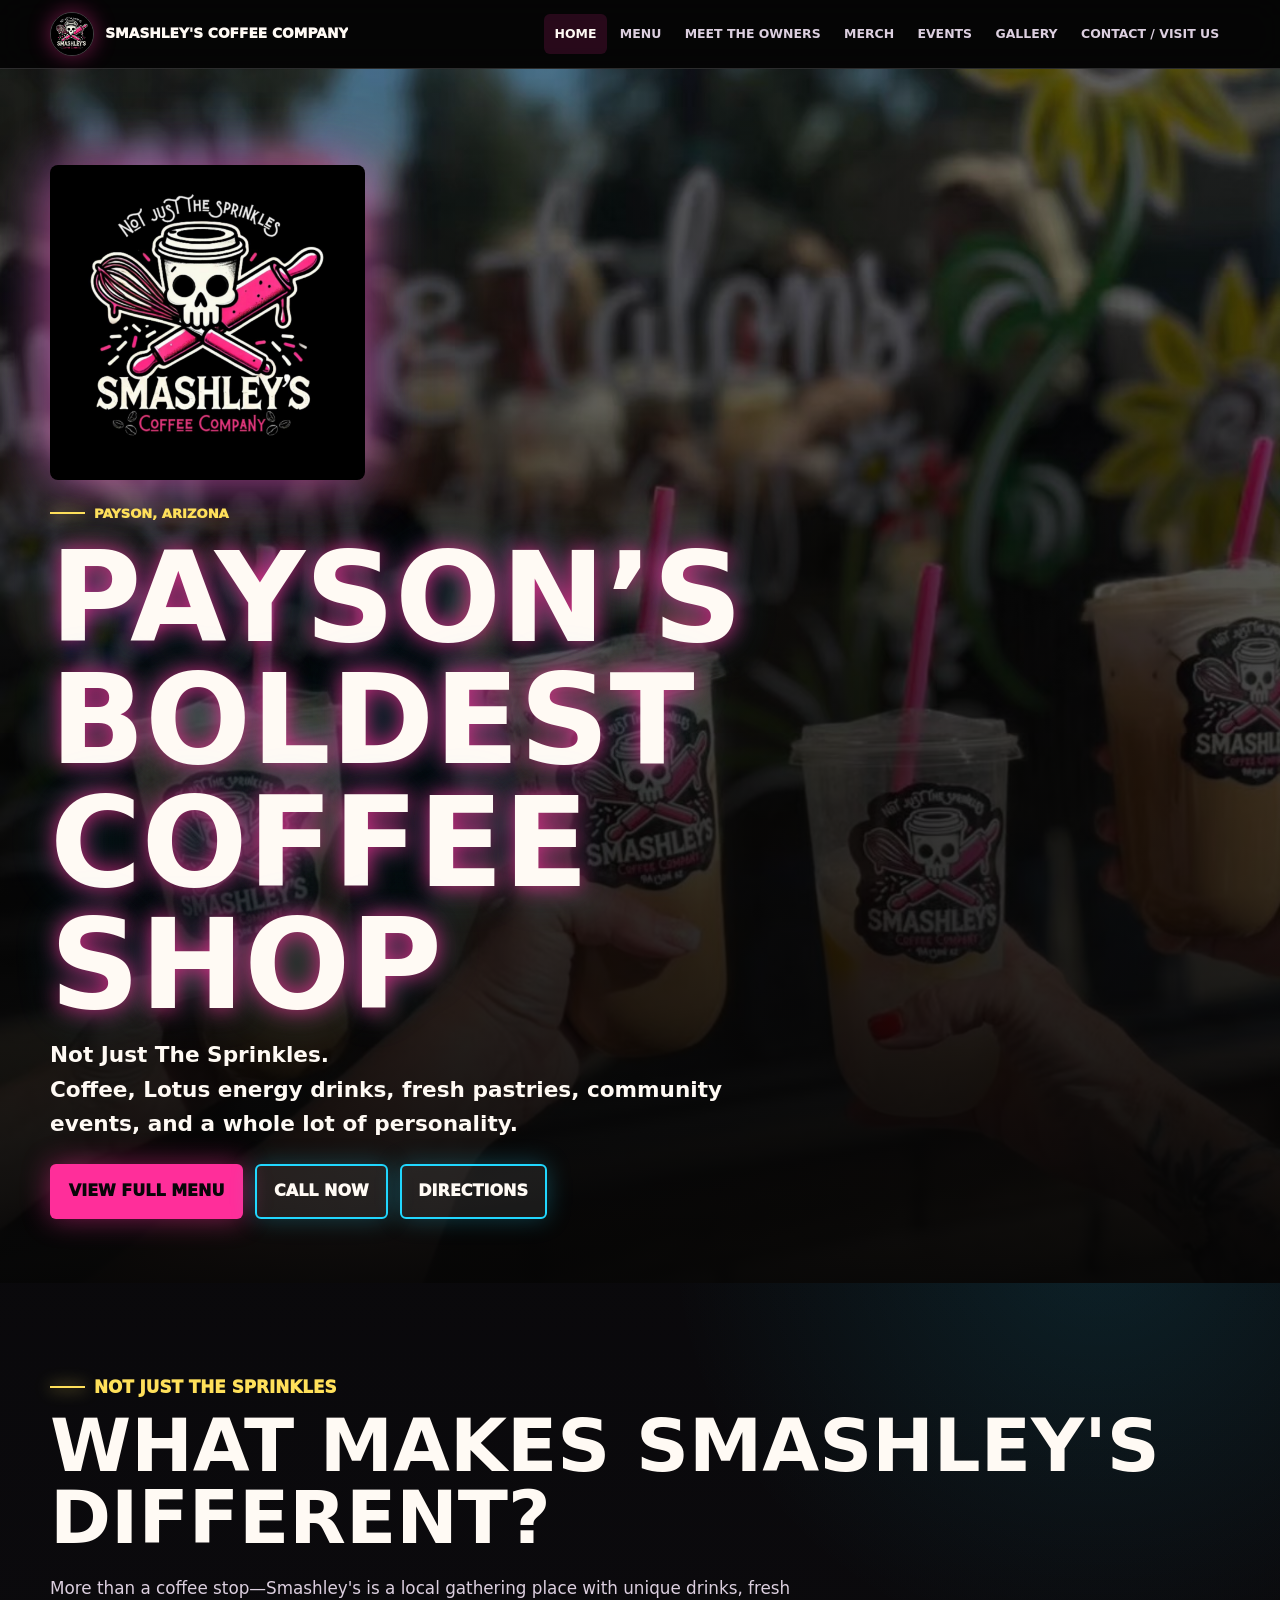
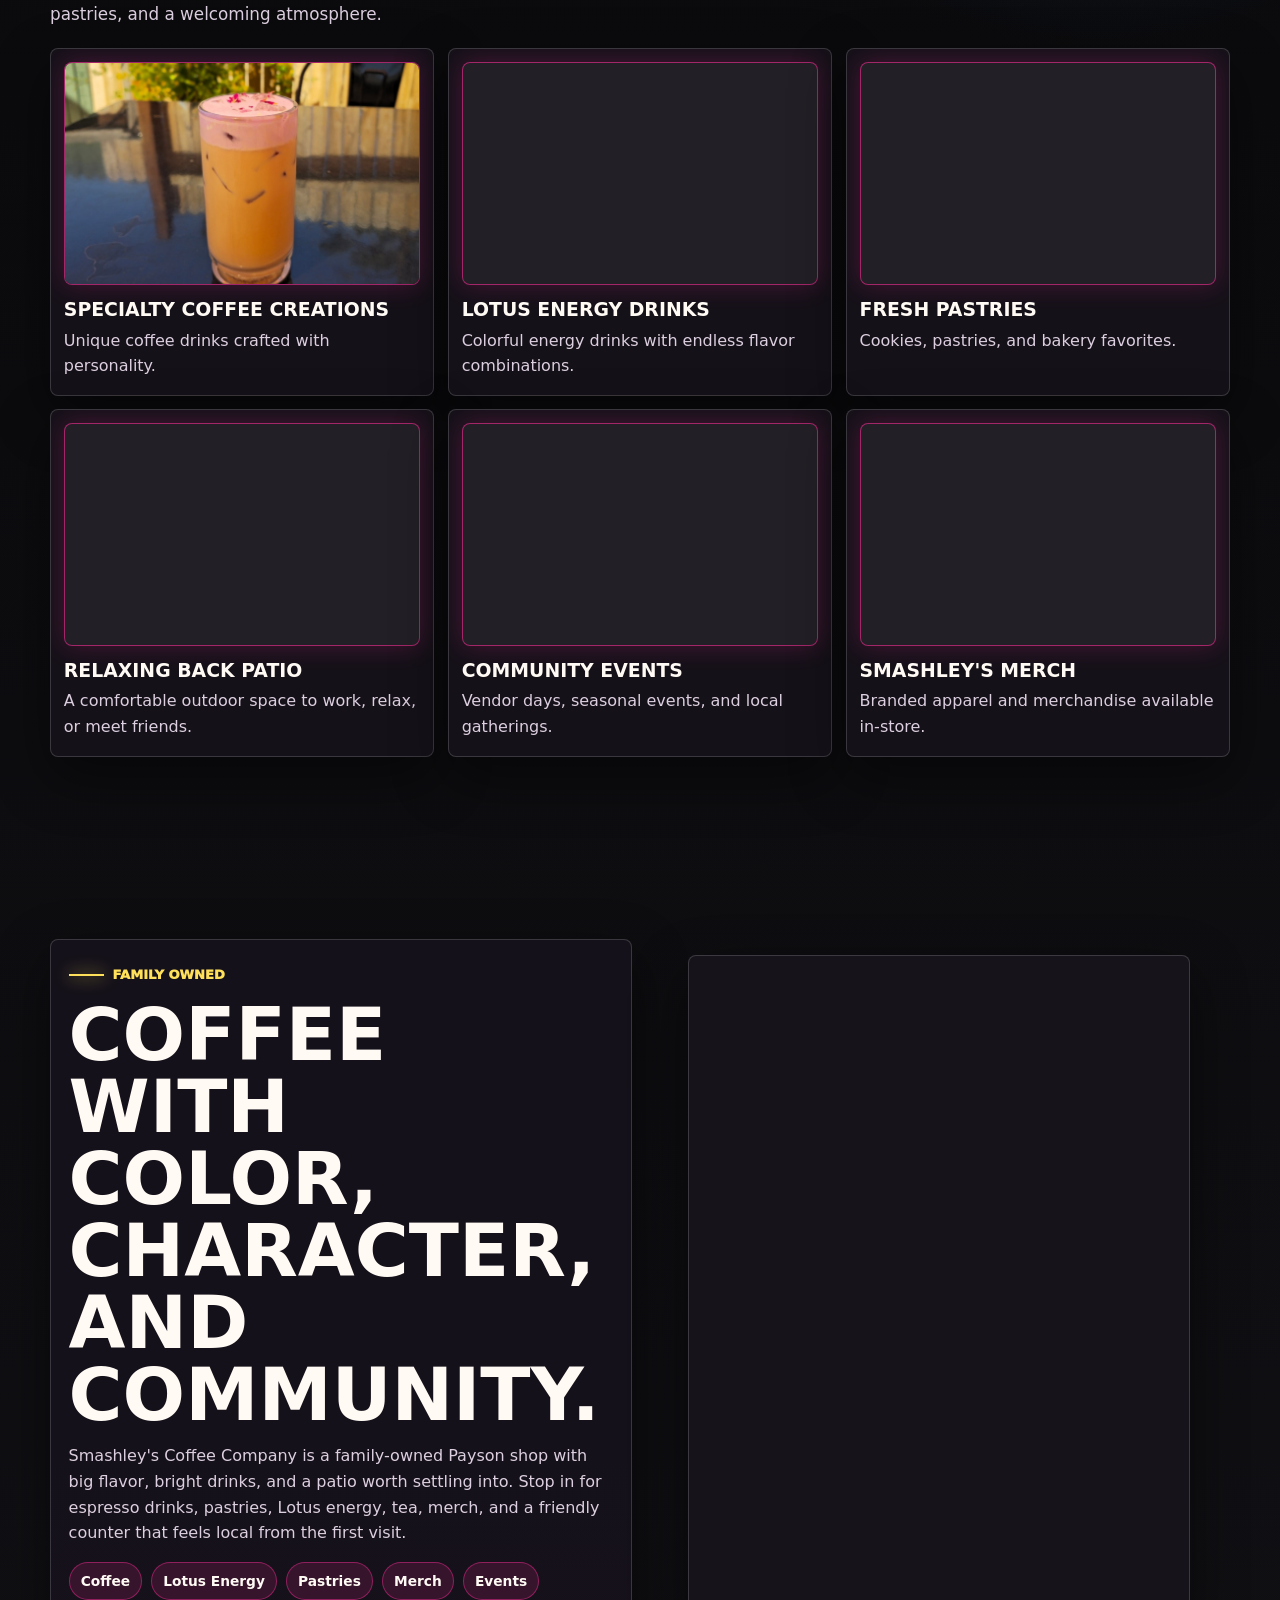
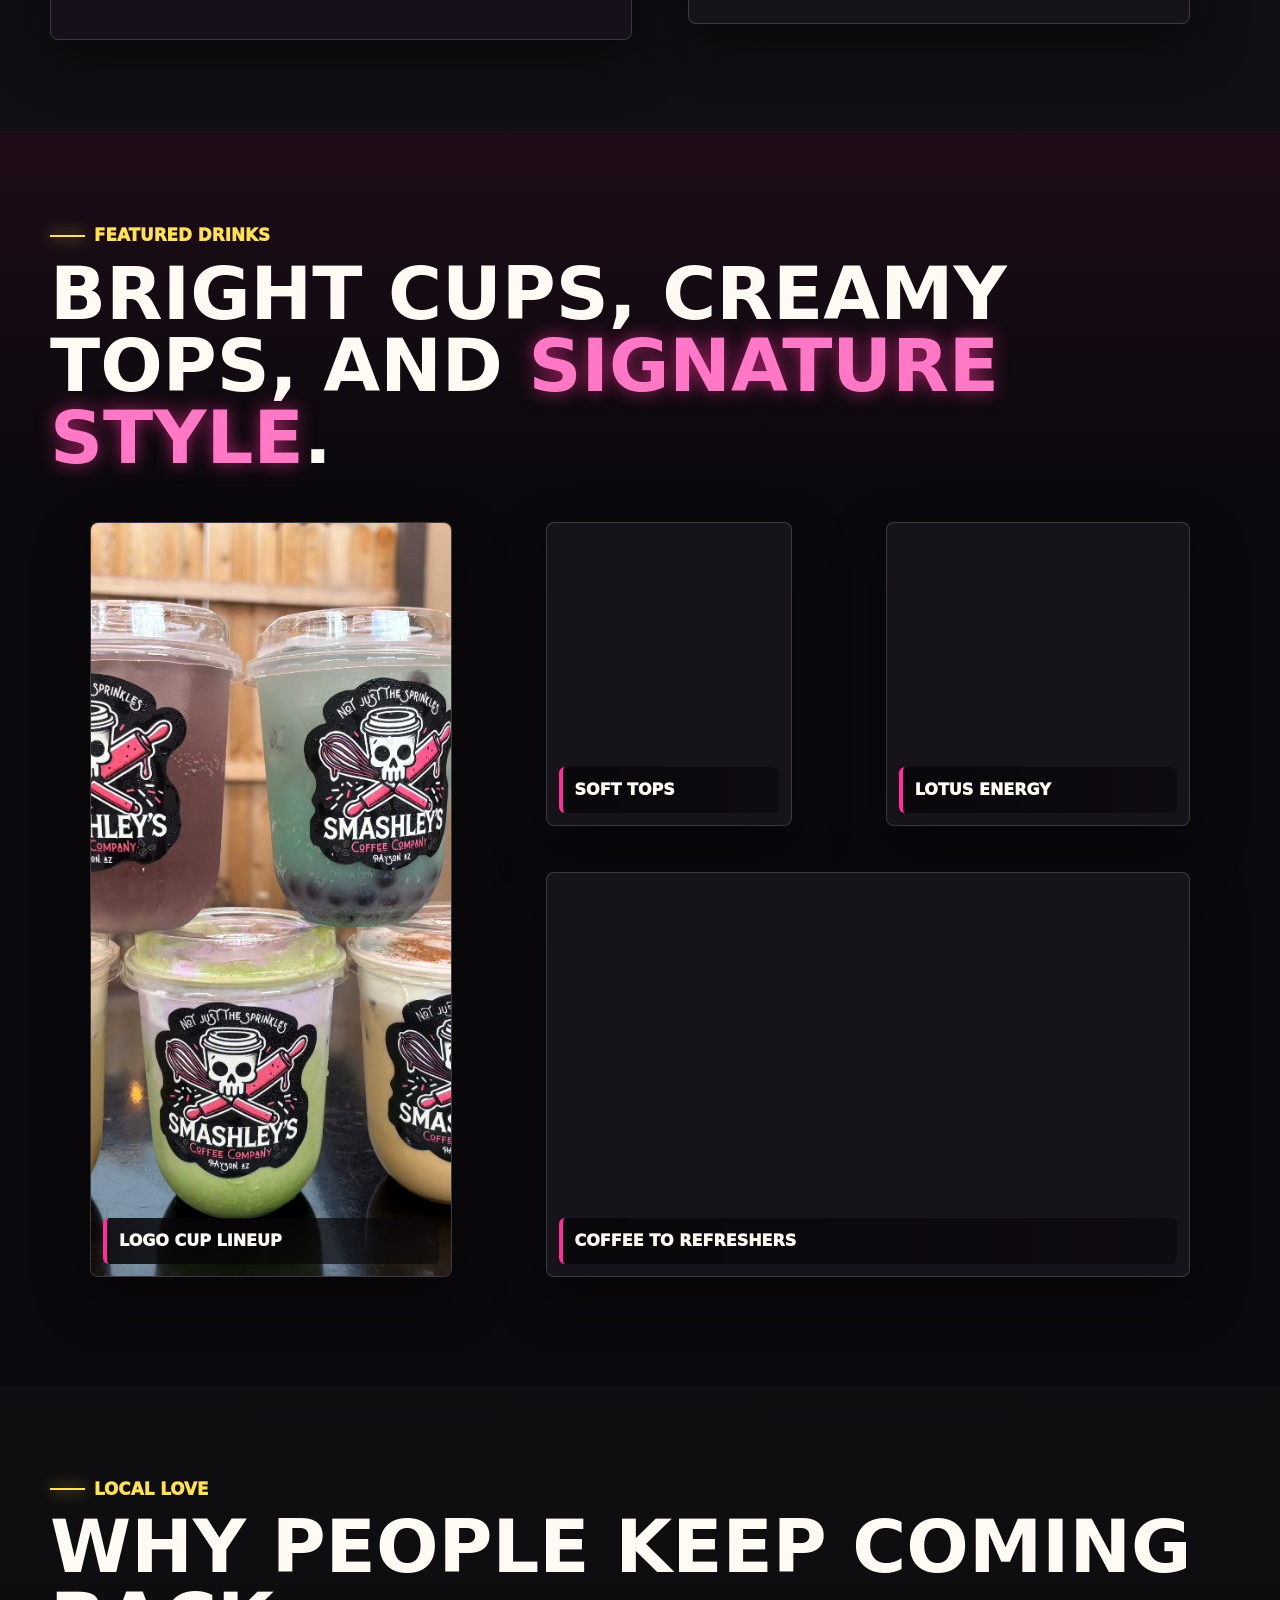
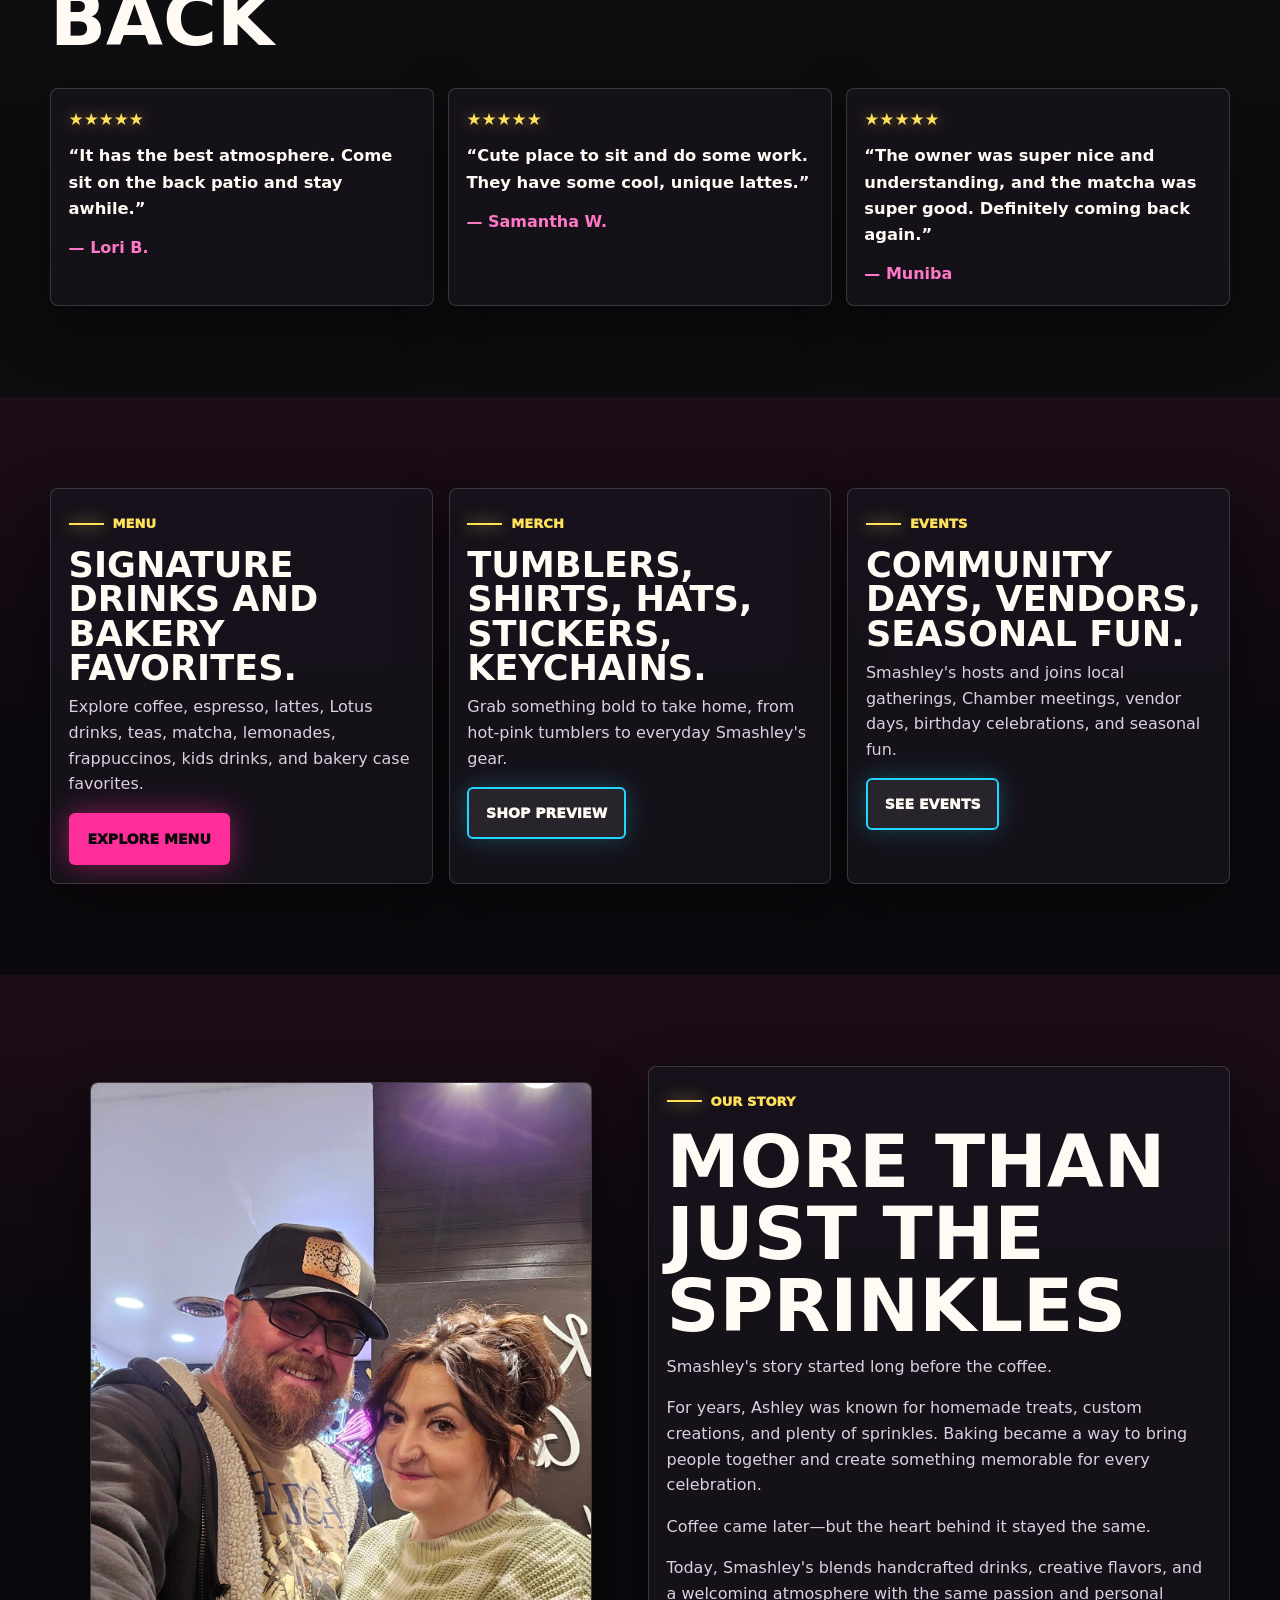
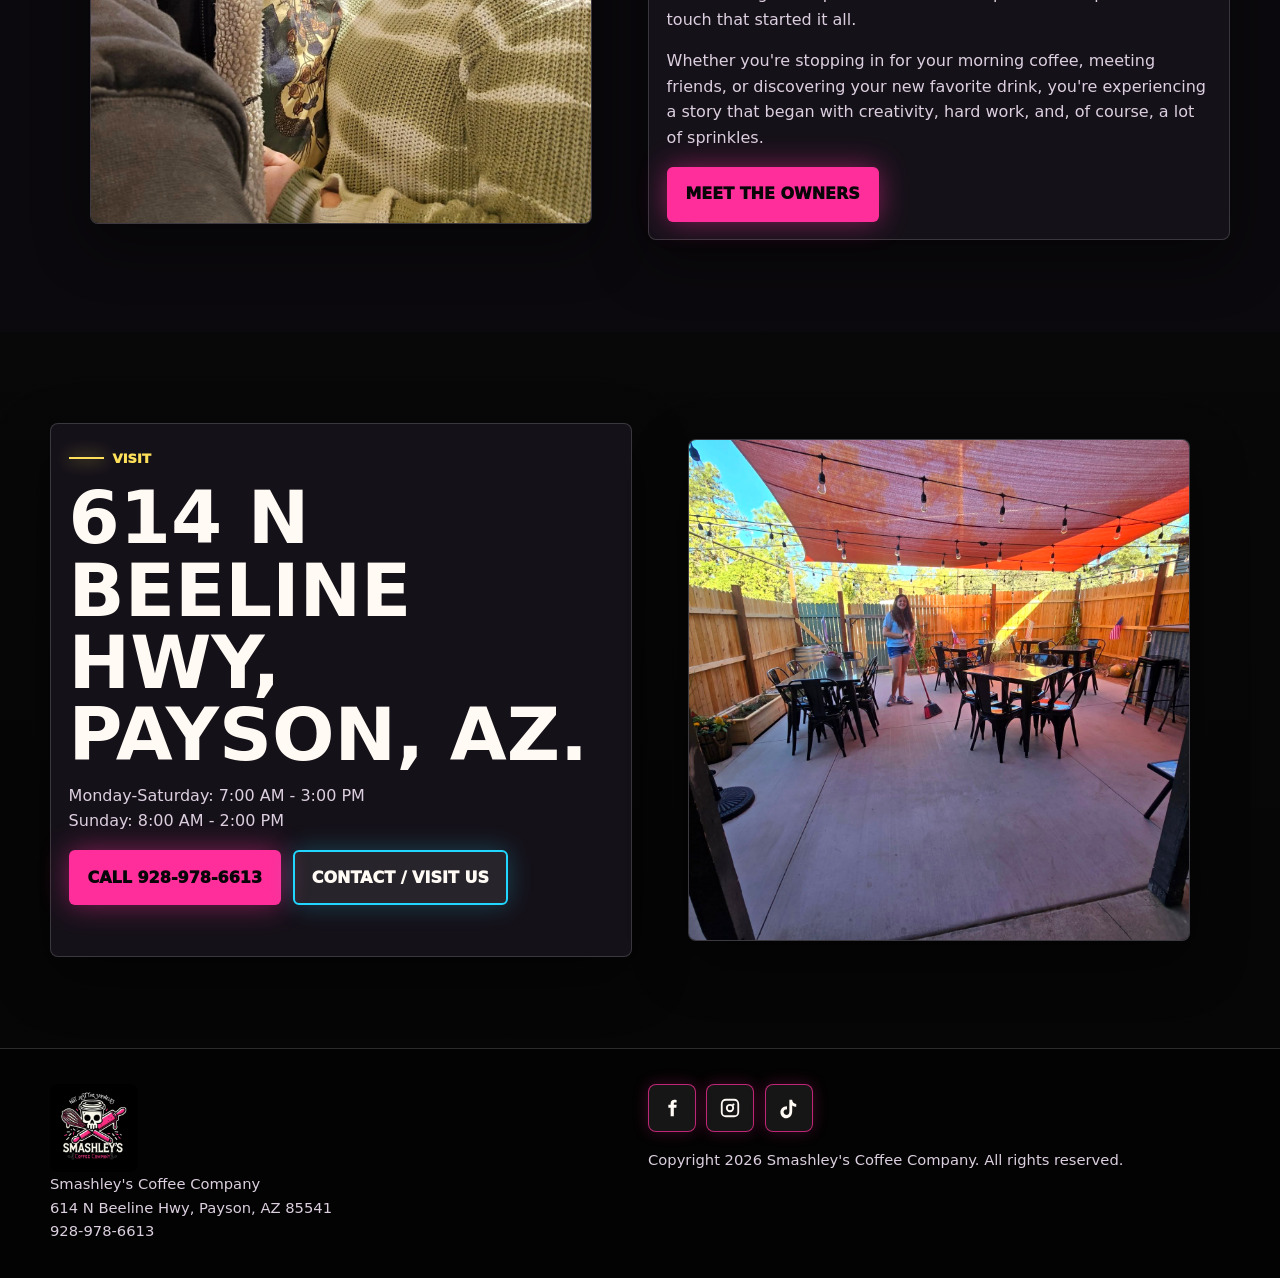
<file: outputs/index.html>
<!doctype html>
<html lang="en">
<head>
  <meta charset="utf-8">
  <meta name="viewport" content="width=device-width, initial-scale=1">
  <meta name="description" content="Smashley's Coffee Company in Payson, Arizona. Bold coffee, pastries, Lotus energy drinks, merch, and community events.">
  <title>Smashley's Coffee Company | Payson, AZ</title>
  <link rel="stylesheet" href="assets/site.css">
</head>
<body>
  <a class="skip-link" href="#main">Skip to content</a>
  <header class="site-header">
    <div class="nav-wrap">
      <a class="brand-mark" href="index.html" aria-label="Smashley's Coffee Company home"><img src="assets/logo.jpg" alt="" width="44" height="44"><span>Smashley's Coffee Company</span></a>
      <button class="nav-toggle" type="button" aria-label="Open navigation" aria-controls="site-nav" aria-expanded="false"><span></span></button>
      <nav class="site-nav" id="site-nav">
        <a href="index.html" aria-current="page">Home</a><a href="menu.html">Menu</a><a href="owners.html">Meet The Owners</a><a href="merch.html">Merch</a><a href="events.html">Events</a><a href="gallery.html">Gallery</a><a href="contact.html">Contact / Visit Us</a>
      </nav>
    </div>
  </header>
  <main id="main">
    <section class="hero hero-home">
      <div class="hero-inner">
        <img class="hero-logo reveal" src="assets/logo.jpg" alt="Smashley's Coffee Company skull logo with whisk and rolling pin" width="1080" height="1080" fetchpriority="high">
        <p class="eyebrow reveal">Payson, Arizona</p>
        <h1 class="reveal">Payson&rsquo;s Boldest Coffee Shop</h1>
        <p class="hero-copy reveal"><strong>Not Just The Sprinkles.</strong><br>Coffee, Lotus energy drinks, fresh pastries, community events, and a whole lot of personality.</p>
        <div class="button-row reveal">
          <a class="btn btn-primary" href="menu.html">View Full Menu</a>
          <a class="btn btn-secondary" href="tel:+19289786613">Call Now</a>
          <a class="btn btn-secondary" href="https://www.google.com/maps/search/?api=1&query=614%20N%20Beeline%20Hwy%2C%20Payson%2C%20AZ%2085541" target="_blank" rel="noopener">Directions</a>
        </div>
      </div>
    </section>

    <section class="section">
      <div class="section-inner">
        <div class="section-head reveal">
          <p class="eyebrow">Not Just The Sprinkles</p>
          <h2>What Makes Smashley's Different?</h2>
          <p>More than a coffee stop&mdash;Smashley's is a local gathering place with unique drinks, fresh pastries, and a welcoming atmosphere.</p>
        </div>
        <div class="difference-grid">
          <article class="difference-card reveal"><figure class="difference-photo"><img src="assets/feature-specialty-coffee.jpg" alt="Pink foam specialty coffee drink at Smashley's" width="1440" height="1440" loading="lazy" decoding="async"></figure><h3>Specialty Coffee Creations</h3><p>Unique coffee drinks crafted with personality.</p></article>
          <article class="difference-card reveal"><figure class="difference-photo"><img src="assets/feature-lotus-energy.jpg" alt="Blue Lotus energy drink at Smashley's" width="1440" height="1440" loading="lazy" decoding="async"></figure><h3>Lotus Energy Drinks</h3><p>Colorful energy drinks with endless flavor combinations.</p></article>
          <article class="difference-card reveal"><figure class="difference-photo"><img src="assets/feature-pastries.jpg" alt="Fresh cinnamon roll pastries with frosting" width="1440" height="1259" loading="lazy" decoding="async"></figure><h3>Fresh Pastries</h3><p>Cookies, pastries, and bakery favorites.</p></article>
          <article class="difference-card reveal"><figure class="difference-photo"><img src="assets/feature-patio.jpg" alt="Smashley's back patio seating with string lights" width="1440" height="1080" loading="lazy" decoding="async"></figure><h3>Relaxing Back Patio</h3><p>A comfortable outdoor space to work, relax, or meet friends.</p></article>
          <article class="difference-card reveal"><figure class="difference-photo"><img src="assets/feature-community-events.jpg" alt="Community event vendor setup on the Smashley's patio" width="1440" height="1080" loading="lazy" decoding="async"></figure><h3>Community Events</h3><p>Vendor days, seasonal events, and local gatherings.</p></article>
          <article class="difference-card reveal"><figure class="difference-photo"><img src="assets/feature-merch.jpg" alt="Pink and black Smashley's branded tumblers" width="1440" height="1080" loading="lazy" decoding="async"></figure><h3>Smashley's Merch</h3><p>Branded apparel and merchandise available in-store.</p></article>
        </div>
      </div>
    </section>

    <section class="section">
      <div class="section-inner split">
        <div class="panel reveal">
          <p class="eyebrow">Family Owned</p>
          <h2>Coffee with color, character, and community.</h2>
          <p>Smashley's Coffee Company is a family-owned Payson shop with big flavor, bright drinks, and a patio worth settling into. Stop in for espresso drinks, pastries, Lotus energy, tea, merch, and a friendly counter that feels local from the first visit.</p>
          <ul class="tag-list">
            <li>Coffee</li><li>Lotus Energy</li><li>Pastries</li><li>Merch</li><li>Events</li>
          </ul>
        </div>
        <figure class="image-frame reveal">
          <img src="assets/shop-inside.jpg" alt="Inside Smashley's Coffee Company with neon logo wall, menu screen, counter, and pastry case" width="1179" height="1696" loading="lazy" decoding="async">
        </figure>
      </div>
    </section>

    <section class="section alt">
      <div class="section-inner">
        <div class="section-head reveal">
          <p class="eyebrow">Featured Drinks</p>
          <h2>Bright cups, creamy tops, and <span class="neon">signature style</span>.</h2>
        </div>
        <div class="feature-grid">
          <figure class="feature-card reveal"><img src="assets/logo-cups.jpg" alt="Five Smashley's logo cups stacked on a patio table" width="1164" height="873" loading="lazy" decoding="async"><figcaption>Logo Cup Lineup</figcaption></figure>
          <figure class="feature-card reveal"><img src="assets/drinks-top.jpg" alt="Top view of four specialty drinks with toppings" width="1440" height="1440" loading="lazy" decoding="async"><figcaption>Soft Tops</figcaption></figure>
          <figure class="feature-card reveal"><img src="assets/more-drinks.jpg" alt="Row of iced drinks including a bright yellow Lotus energy drink" width="1440" height="1440" loading="lazy" decoding="async"><figcaption>Lotus Energy</figcaption></figure>
          <figure class="feature-card reveal"><img src="assets/drinks-lineup.jpg" alt="Six colorful iced drinks on a patio table" width="1439" height="959" loading="lazy" decoding="async"><figcaption>Coffee to Refreshers</figcaption></figure>
        </div>
      </div>
    </section>

    <section class="section">
      <div class="section-inner">
        <div class="section-head reveal">
          <p class="eyebrow">Local Love</p>
          <h2>Why People Keep Coming Back</h2>
        </div>
        <div class="review-grid">
          <article class="review-card reveal"><span class="stars" aria-label="5 out of 5 stars">★★★★★</span><blockquote>&ldquo;It has the best atmosphere. Come sit on the back patio and stay awhile.&rdquo;</blockquote><cite>&mdash; Lori B.</cite></article>
          <article class="review-card reveal"><span class="stars" aria-label="5 out of 5 stars">★★★★★</span><blockquote>&ldquo;Cute place to sit and do some work. They have some cool, unique lattes.&rdquo;</blockquote><cite>&mdash; Samantha W.</cite></article>
          <article class="review-card reveal"><span class="stars" aria-label="5 out of 5 stars">★★★★★</span><blockquote>&ldquo;The owner was super nice and understanding, and the matcha was super good. Definitely coming back again.&rdquo;</blockquote><cite>&mdash; Muniba</cite></article>
        </div>
      </div>
    </section>

    <section class="section alt">
      <div class="section-inner teaser-grid">
        <article class="card reveal">
          <p class="eyebrow">Menu</p>
          <h3>Signature drinks and bakery favorites.</h3>
          <p>Explore coffee, espresso, lattes, Lotus drinks, teas, matcha, lemonades, frappuccinos, kids drinks, and bakery case favorites.</p>
          <a class="btn btn-primary btn-small" href="menu.html">Explore Menu</a>
        </article>
        <article class="card reveal">
          <p class="eyebrow">Merch</p>
          <h3>Tumblers, shirts, hats, stickers, keychains.</h3>
          <p>Grab something bold to take home, from hot-pink tumblers to everyday Smashley's gear.</p>
          <a class="btn btn-secondary btn-small" href="merch.html">Shop Preview</a>
        </article>
        <article class="card reveal">
          <p class="eyebrow">Events</p>
          <h3>Community days, vendors, seasonal fun.</h3>
          <p>Smashley's hosts and joins local gatherings, Chamber meetings, vendor days, birthday celebrations, and seasonal fun.</p>
          <a class="btn btn-secondary btn-small" href="events.html">See Events</a>
        </article>
      </div>
    </section>

    <section class="section alt">
      <div class="section-inner split">
        <figure class="image-frame reveal"><img src="assets/owners-one.jpg" alt="The owners of Smashley's Coffee Company smiling inside the shop" width="1179" height="1696" loading="lazy" decoding="async"></figure>
        <div class="panel reveal">
          <p class="eyebrow">Our Story</p>
          <h2>More Than Just The Sprinkles</h2>
          <p>Smashley's story started long before the coffee.</p>
          <p>For years, Ashley was known for homemade treats, custom creations, and plenty of sprinkles. Baking became a way to bring people together and create something memorable for every celebration.</p>
          <p>Coffee came later&mdash;but the heart behind it stayed the same.</p>
          <p>Today, Smashley's blends handcrafted drinks, creative flavors, and a welcoming atmosphere with the same passion and personal touch that started it all.</p>
          <p>Whether you're stopping in for your morning coffee, meeting friends, or discovering your new favorite drink, you're experiencing a story that began with creativity, hard work, and, of course, a lot of sprinkles.</p>
          <a class="btn btn-primary" href="owners.html">Meet The Owners</a>
        </div>
      </div>
    </section>

    <section class="section">
      <div class="section-inner split">
        <div class="panel reveal">
          <p class="eyebrow">Visit</p>
          <h2>614 N Beeline Hwy, Payson, AZ.</h2>
          <p>Monday-Saturday: 7:00 AM - 3:00 PM<br>Sunday: 8:00 AM - 2:00 PM</p>
          <div class="button-row"><a class="btn btn-primary" href="tel:+19289786613">Call 928-978-6613</a><a class="btn btn-secondary" href="contact.html">Contact / Visit Us</a></div>
        </div>
        <figure class="image-frame reveal"><img src="assets/patio.jpg" alt="Outdoor patio seating at Smashley's Coffee Company" width="1440" height="1440" loading="lazy" decoding="async"></figure>
      </div>
    </section>
  </main>
  <footer class="site-footer">
    <div class="footer-inner">
      <div><img class="footer-logo" src="assets/logo.jpg" alt="Smashley's Coffee Company logo" width="1080" height="1080" loading="lazy" decoding="async"><p class="copyright">Smashley's Coffee Company<br>614 N Beeline Hwy, Payson, AZ 85541<br><a href="tel:+19289786613">928-978-6613</a></p></div>
      <div><div class="socials"><a href="https://www.facebook.com/profile.php?id=61575154135159" target="_blank" rel="noopener" aria-label="Smashley's on Facebook"><svg viewBox="0 0 24 24" aria-hidden="true"><path d="M14 8.5V7.2c0-.7.2-1.1 1.1-1.1H17V3.2c-.9-.1-1.7-.2-2.4-.2-2.4 0-4.1 1.5-4.1 4.2v1.3H8v3.2h2.5V21H14v-9.3h2.7l.4-3.2H14z"/></svg></a><a href="https://www.instagram.com/smashleyscoffeecompany/" target="_blank" rel="noopener" aria-label="Smashley's on Instagram"><svg viewBox="0 0 24 24" aria-hidden="true"><path d="M7.5 2h9A5.5 5.5 0 0 1 22 7.5v9a5.5 5.5 0 0 1-5.5 5.5h-9A5.5 5.5 0 0 1 2 16.5v-9A5.5 5.5 0 0 1 7.5 2zm0 2A3.5 3.5 0 0 0 4 7.5v9A3.5 3.5 0 0 0 7.5 20h9a3.5 3.5 0 0 0 3.5-3.5v-9A3.5 3.5 0 0 0 16.5 4h-9zm4.5 3.5A4.5 4.5 0 1 1 7.5 12 4.5 4.5 0 0 1 12 7.5zm0 2A2.5 2.5 0 1 0 14.5 12 2.5 2.5 0 0 0 12 9.5zm5-1.25a1.25 1.25 0 1 1-1.25-1.25A1.25 1.25 0 0 1 17 8.25z"/></svg></a><a href="https://www.tiktok.com/@smashleyashley25" target="_blank" rel="noopener" aria-label="Smashley's on TikTok"><svg viewBox="0 0 24 24" aria-hidden="true"><path d="M15.4 3c.4 2.7 1.9 4.4 4.5 4.6v3.1c-1.5.1-2.8-.3-4.4-1.3v6.1c0 7.8-8.5 10.2-11.9 4.6-2.2-3.6-.8-9.9 6.2-10.1v3.3c-.5.1-1 .2-1.5.4-1.5.5-2.4 1.5-2.1 3.3.5 3.4 6.7 4.4 6.2-2.2V3h3z"/></svg></a></div><p class="copyright">Copyright <span id="year"></span> Smashley's Coffee Company. All rights reserved.</p></div>
    </div>
  </footer>
  <script src="assets/site.js"></script>
</body>
</html>
</file>
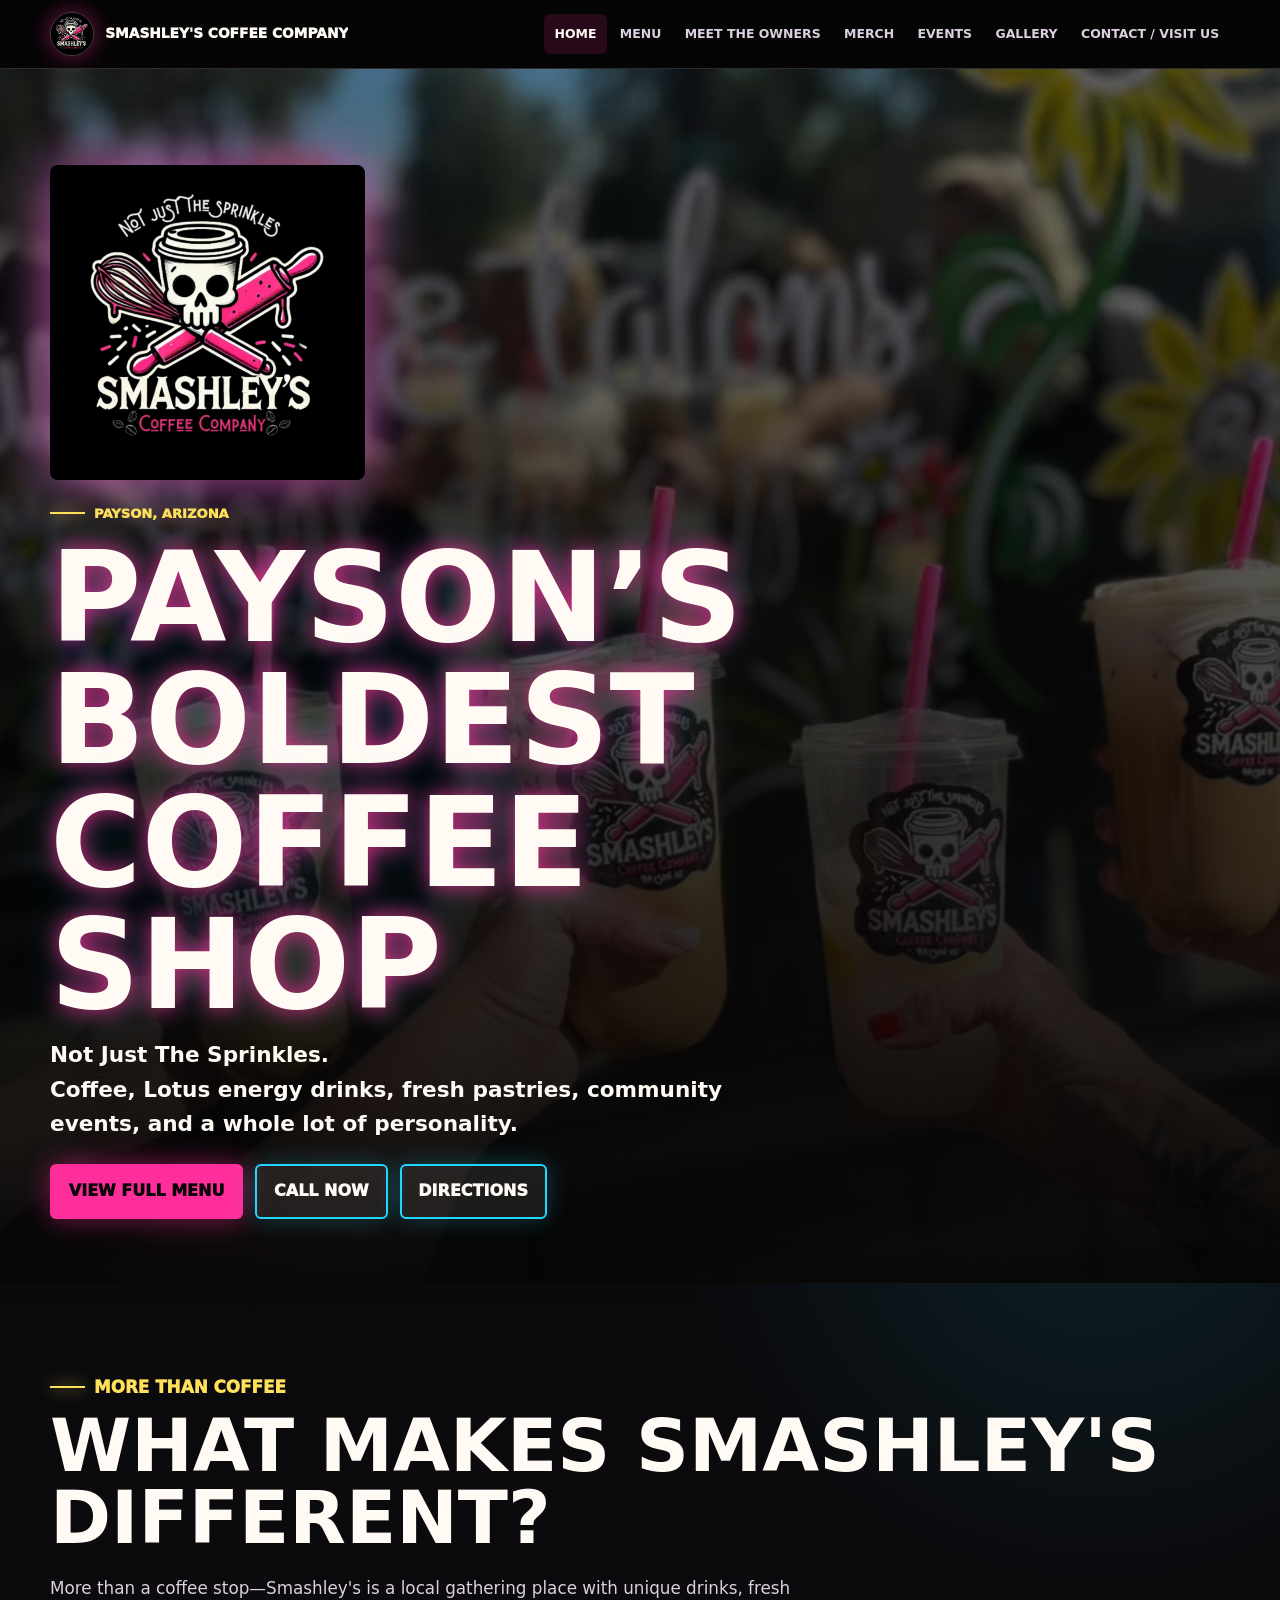
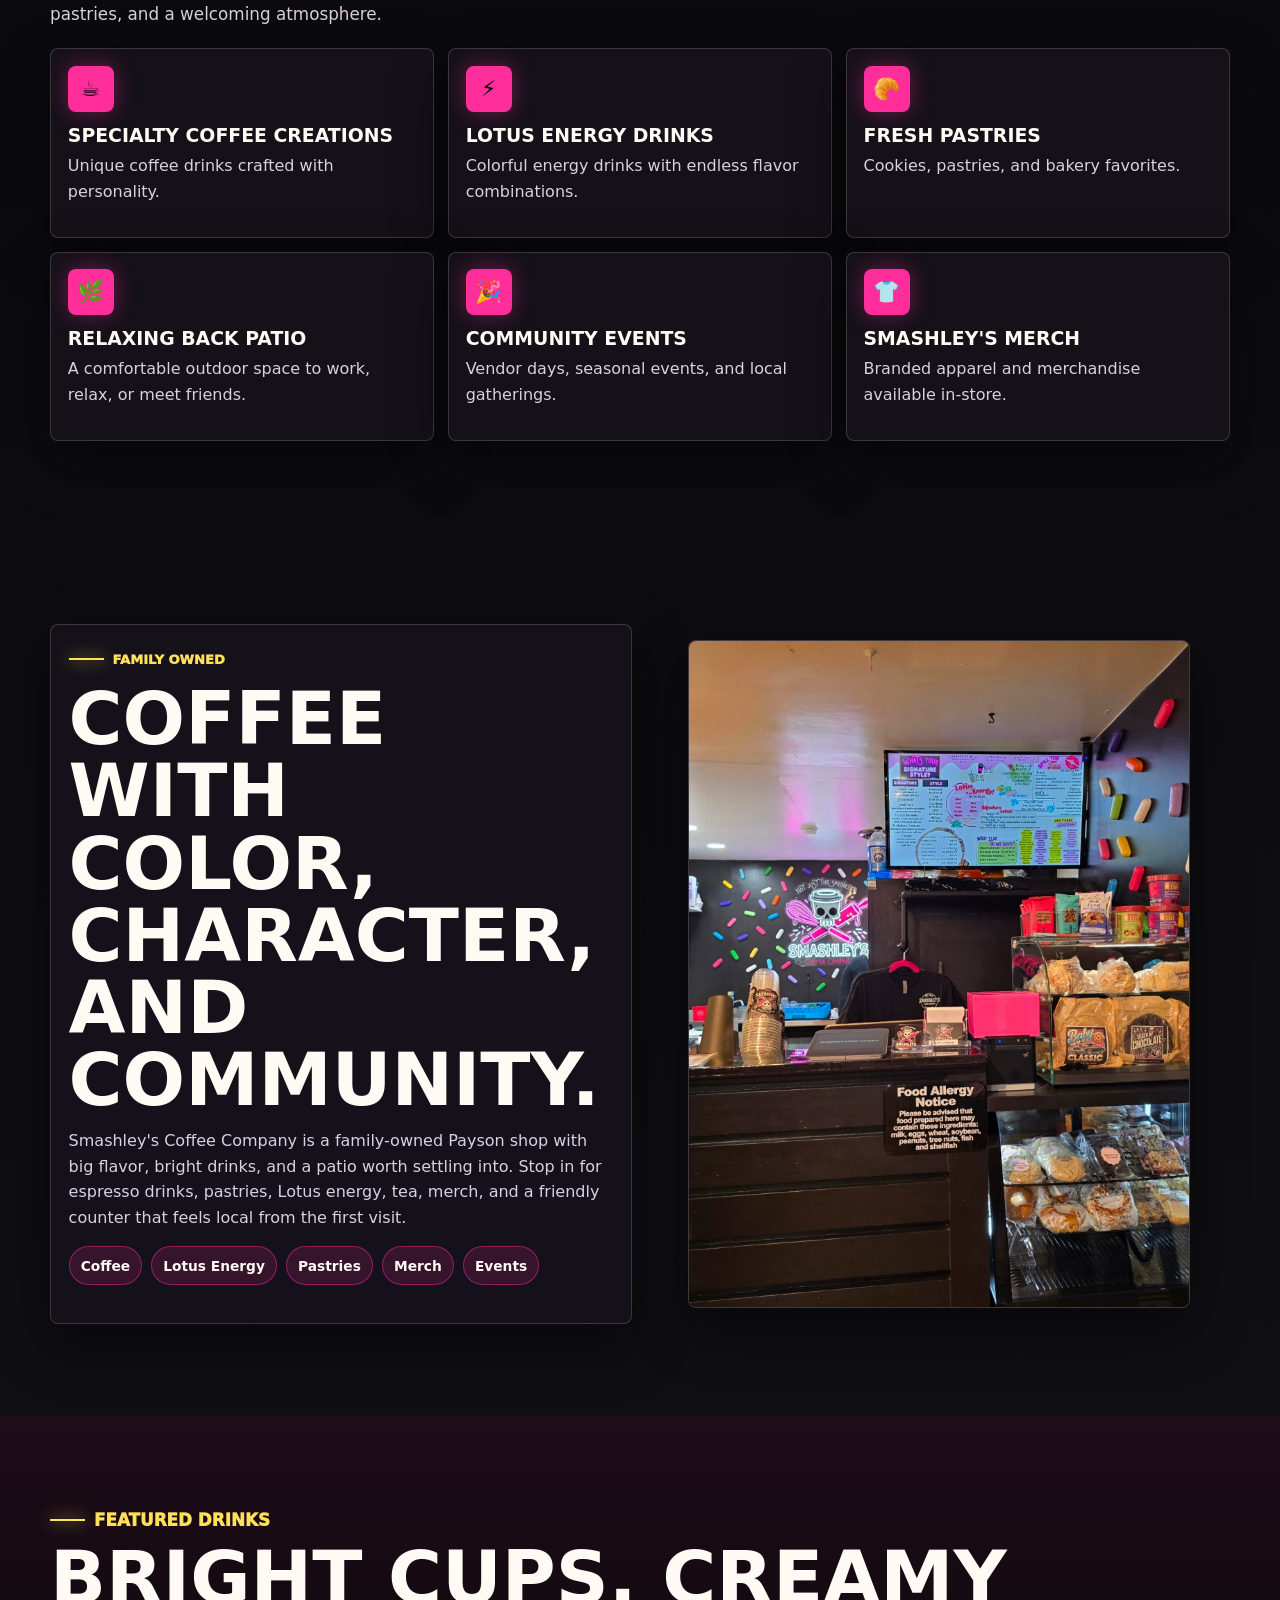
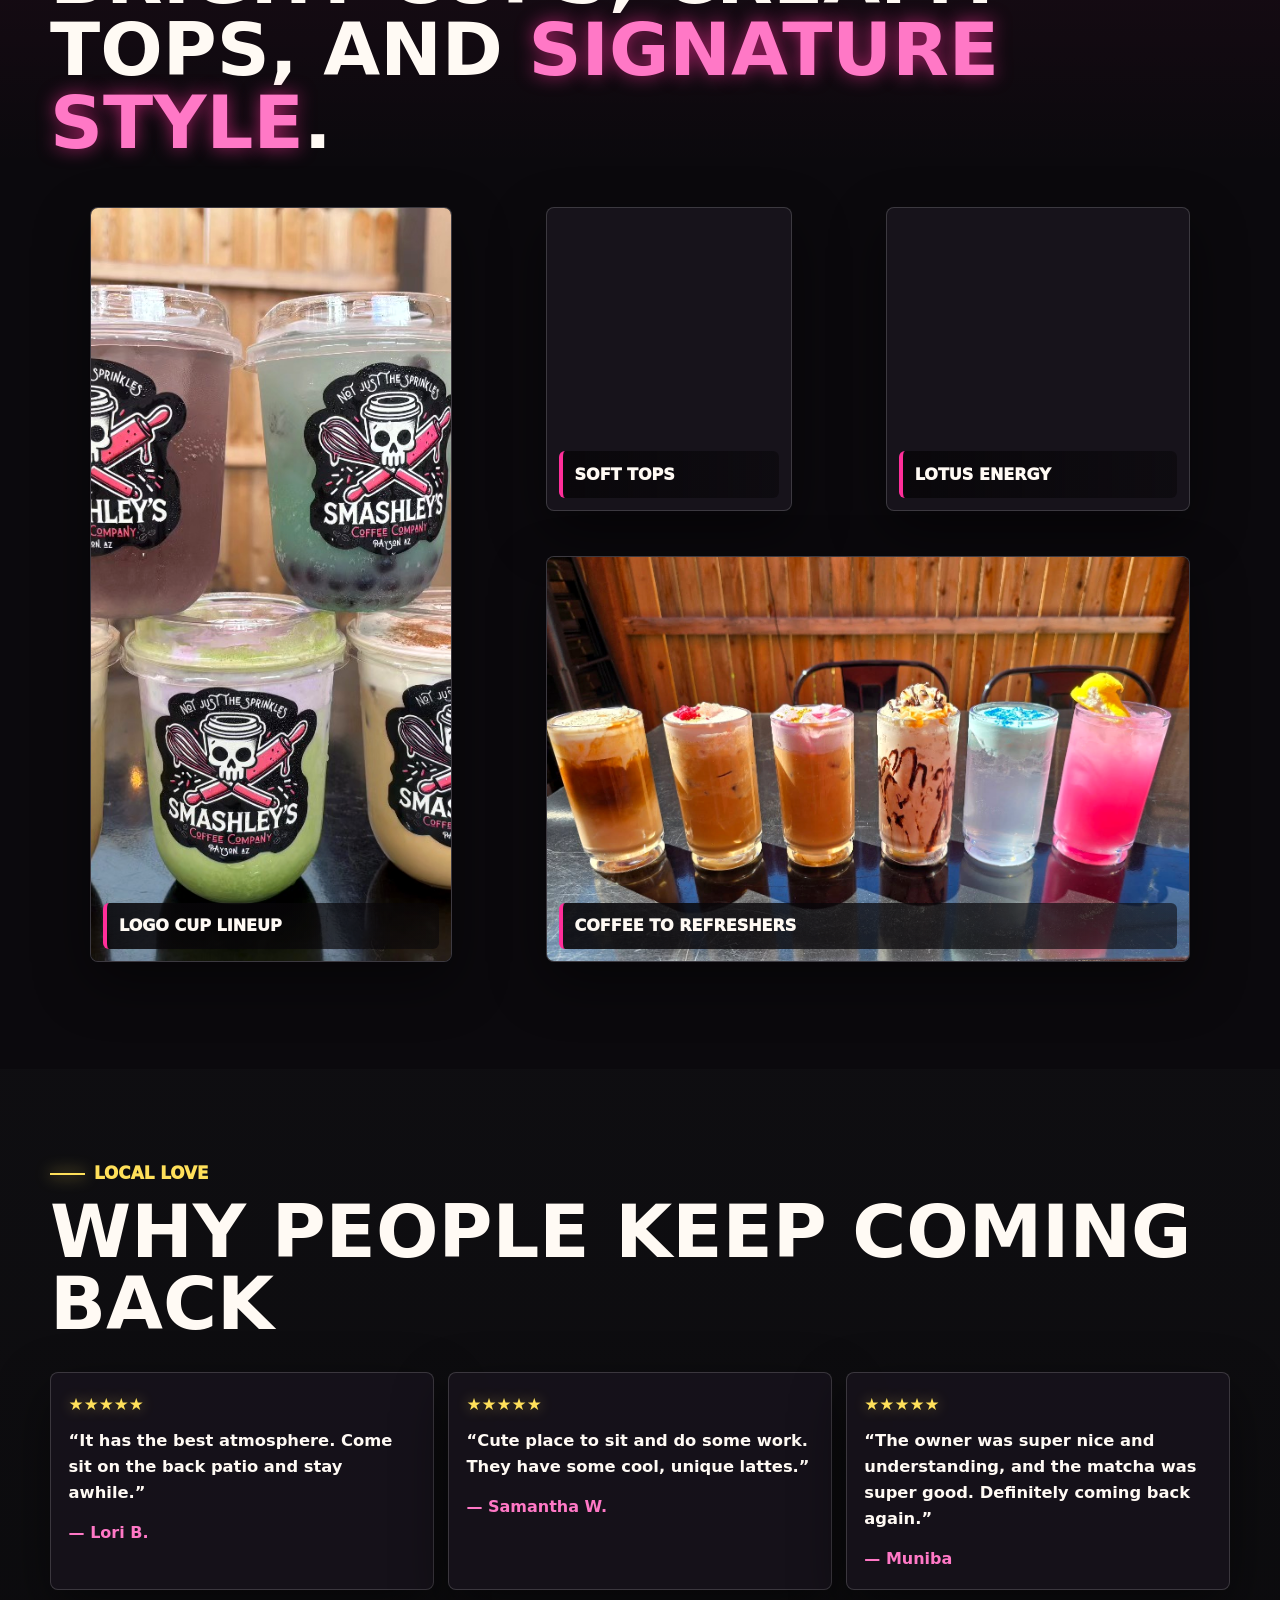
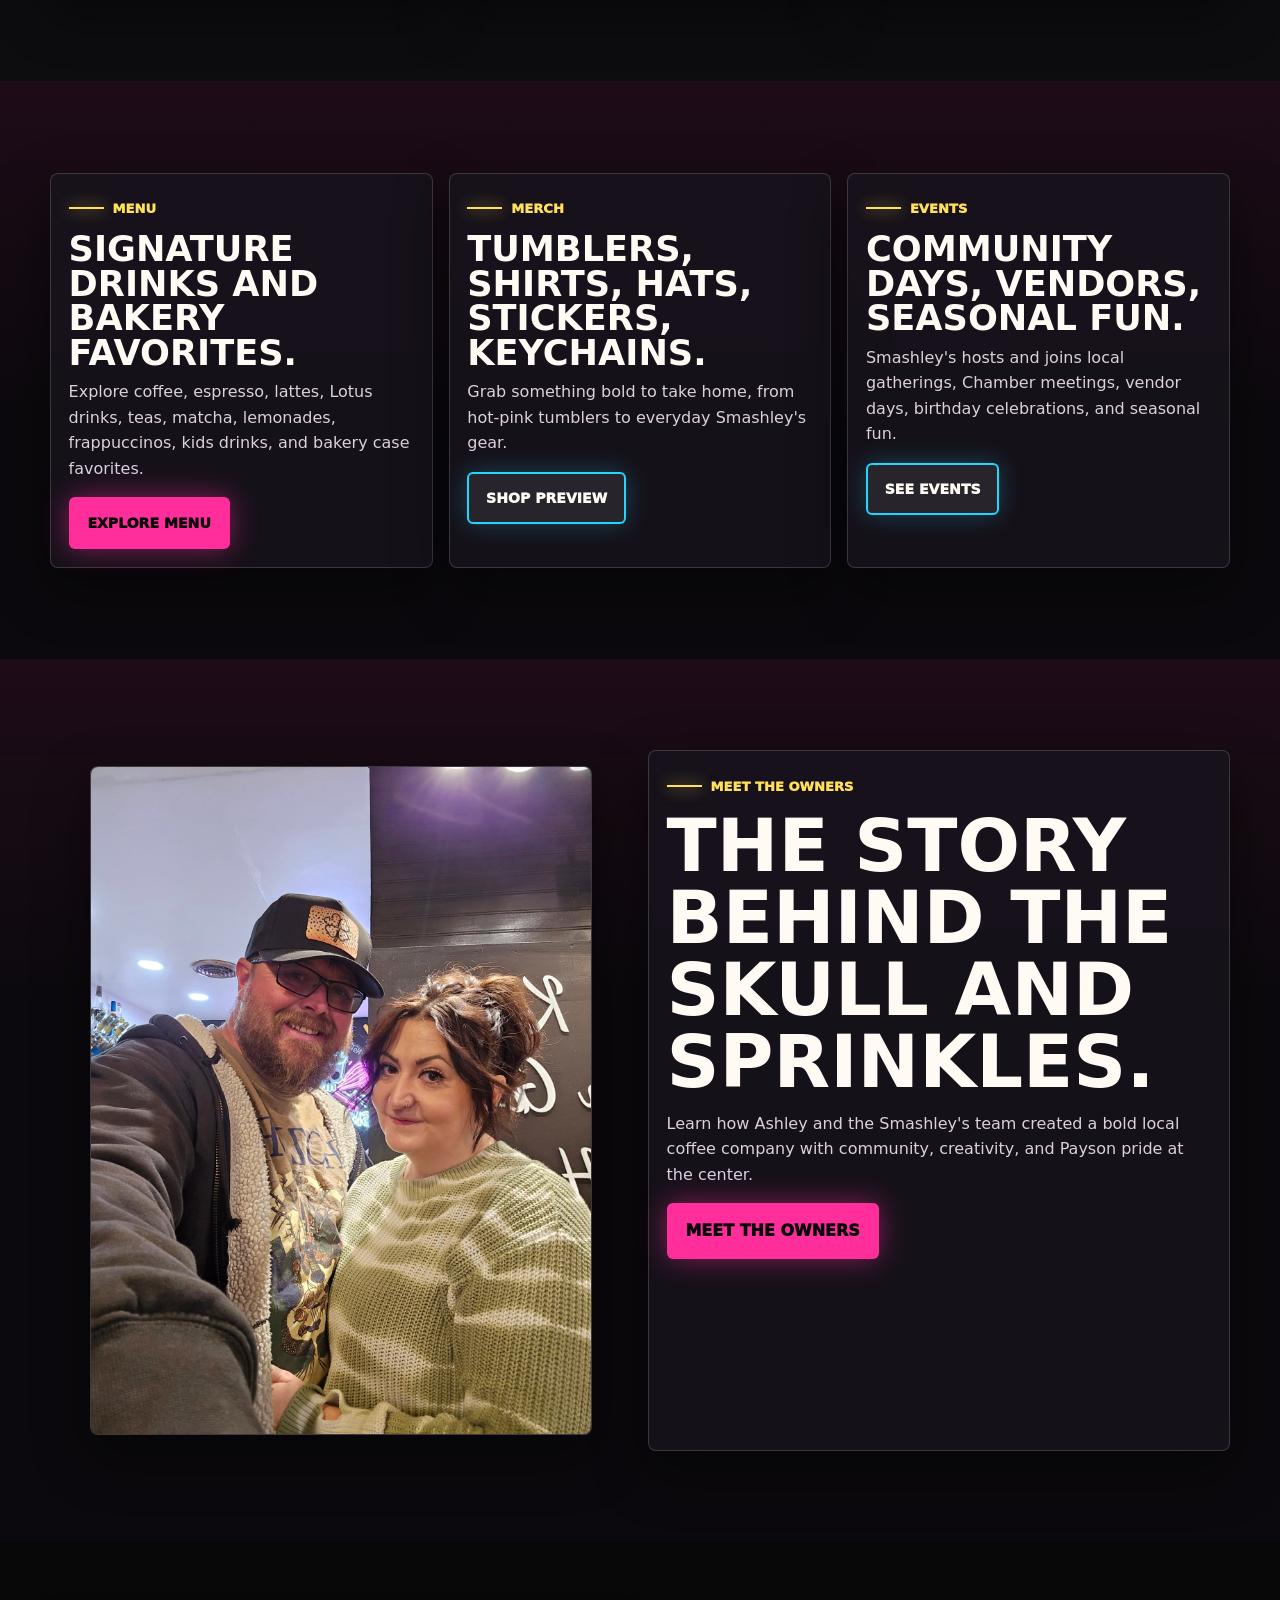
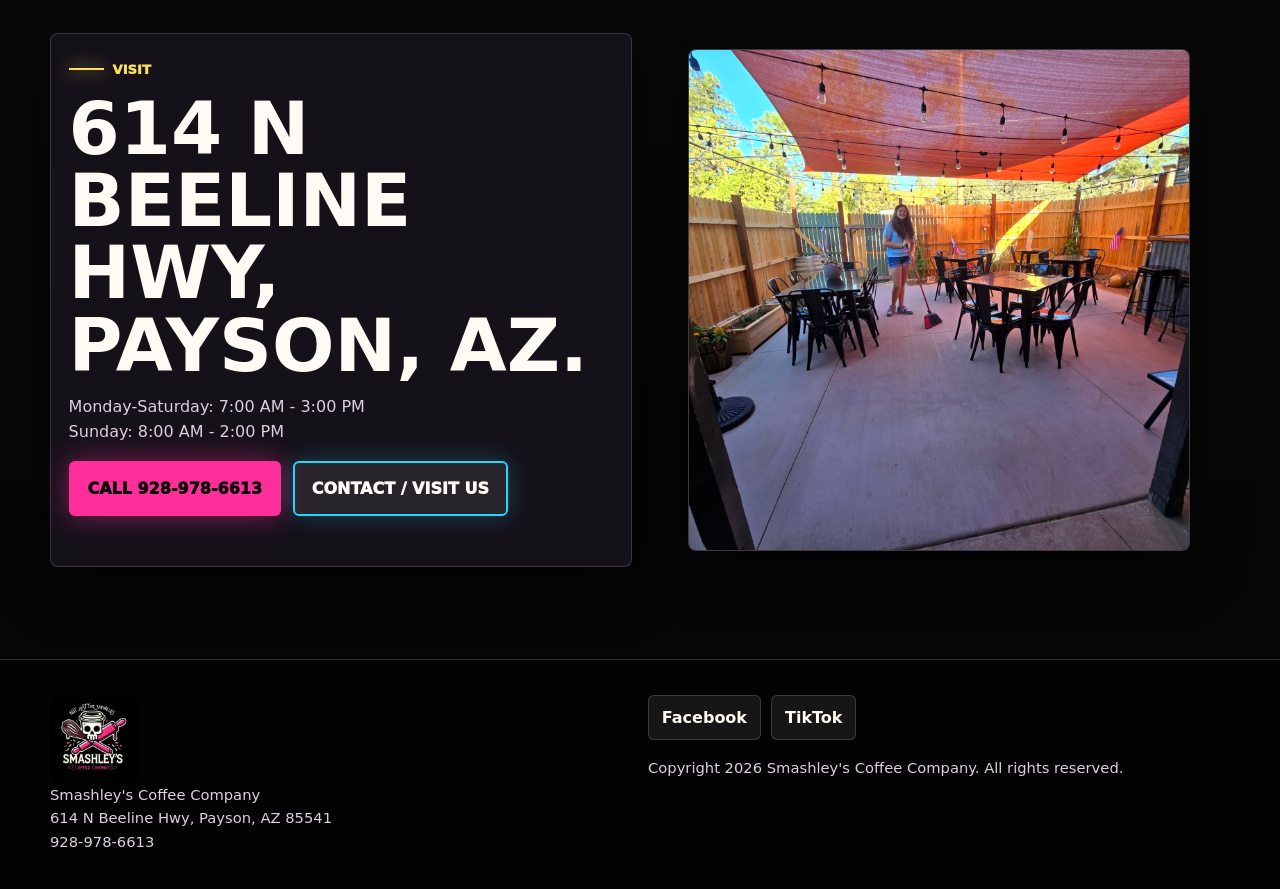
<file: files-mentioned-by-the-user-smashleys/outputs/index.html>
<!doctype html>
<html lang="en">
<head>
  <meta charset="utf-8">
  <meta name="viewport" content="width=device-width, initial-scale=1">
  <meta name="description" content="Smashley's Coffee Company in Payson, Arizona. Bold coffee, pastries, Lotus energy drinks, merch, and community events.">
  <title>Smashley's Coffee Company | Payson, AZ</title>
  <link rel="stylesheet" href="assets/site.css">
</head>
<body>
  <a class="skip-link" href="#main">Skip to content</a>
  <header class="site-header">
    <div class="nav-wrap">
      <a class="brand-mark" href="index.html" aria-label="Smashley's Coffee Company home"><img src="assets/logo.jpg" alt="" width="44" height="44"><span>Smashley's Coffee Company</span></a>
      <button class="nav-toggle" type="button" aria-label="Open navigation" aria-controls="site-nav" aria-expanded="false"><span></span></button>
      <nav class="site-nav" id="site-nav">
        <a href="index.html" aria-current="page">Home</a><a href="menu.html">Menu</a><a href="owners.html">Meet The Owners</a><a href="merch.html">Merch</a><a href="events.html">Events</a><a href="gallery.html">Gallery</a><a href="contact.html">Contact / Visit Us</a>
      </nav>
    </div>
  </header>
  <main id="main">
    <section class="hero hero-home">
      <div class="hero-inner">
        <img class="hero-logo reveal" src="assets/logo.jpg" alt="Smashley's Coffee Company skull logo with whisk and rolling pin" width="1080" height="1080" fetchpriority="high">
        <p class="eyebrow reveal">Payson, Arizona</p>
        <h1 class="reveal">Payson&rsquo;s Boldest Coffee Shop</h1>
        <p class="hero-copy reveal"><strong>Not Just The Sprinkles.</strong><br>Coffee, Lotus energy drinks, fresh pastries, community events, and a whole lot of personality.</p>
        <div class="button-row reveal">
          <a class="btn btn-primary" href="menu.html">View Full Menu</a>
          <a class="btn btn-secondary" href="tel:+19289786613">Call Now</a>
          <a class="btn btn-secondary" href="https://www.google.com/maps/search/?api=1&query=614%20N%20Beeline%20Hwy%2C%20Payson%2C%20AZ%2085541" target="_blank" rel="noopener">Directions</a>
        </div>
      </div>
    </section>

    <section class="section">
      <div class="section-inner">
        <div class="section-head reveal">
          <p class="eyebrow">More Than Coffee</p>
          <h2>What Makes Smashley's Different?</h2>
          <p>More than a coffee stop&mdash;Smashley's is a local gathering place with unique drinks, fresh pastries, and a welcoming atmosphere.</p>
        </div>
        <div class="difference-grid">
          <article class="difference-card reveal"><span class="difference-icon" aria-hidden="true">&#9749;</span><h3>Specialty Coffee Creations</h3><p>Unique coffee drinks crafted with personality.</p></article>
          <article class="difference-card reveal"><span class="difference-icon" aria-hidden="true">&#9889;</span><h3>Lotus Energy Drinks</h3><p>Colorful energy drinks with endless flavor combinations.</p></article>
          <article class="difference-card reveal"><span class="difference-icon" aria-hidden="true">&#129360;</span><h3>Fresh Pastries</h3><p>Cookies, pastries, and bakery favorites.</p></article>
          <article class="difference-card reveal"><span class="difference-icon" aria-hidden="true">&#127807;</span><h3>Relaxing Back Patio</h3><p>A comfortable outdoor space to work, relax, or meet friends.</p></article>
          <article class="difference-card reveal"><span class="difference-icon" aria-hidden="true">&#127881;</span><h3>Community Events</h3><p>Vendor days, seasonal events, and local gatherings.</p></article>
          <article class="difference-card reveal"><span class="difference-icon" aria-hidden="true">&#128085;</span><h3>Smashley's Merch</h3><p>Branded apparel and merchandise available in-store.</p></article>
        </div>
      </div>
    </section>

    <section class="section">
      <div class="section-inner split">
        <div class="panel reveal">
          <p class="eyebrow">Family Owned</p>
          <h2>Coffee with color, character, and community.</h2>
          <p>Smashley's Coffee Company is a family-owned Payson shop with big flavor, bright drinks, and a patio worth settling into. Stop in for espresso drinks, pastries, Lotus energy, tea, merch, and a friendly counter that feels local from the first visit.</p>
          <ul class="tag-list">
            <li>Coffee</li><li>Lotus Energy</li><li>Pastries</li><li>Merch</li><li>Events</li>
          </ul>
        </div>
        <figure class="image-frame reveal">
          <img src="assets/shop-inside.jpg" alt="Inside Smashley's Coffee Company with neon logo wall, menu screen, counter, and pastry case" width="1179" height="1696" loading="lazy" decoding="async">
        </figure>
      </div>
    </section>

    <section class="section alt">
      <div class="section-inner">
        <div class="section-head reveal">
          <p class="eyebrow">Featured Drinks</p>
          <h2>Bright cups, creamy tops, and <span class="neon">signature style</span>.</h2>
        </div>
        <div class="feature-grid">
          <figure class="feature-card reveal"><img src="assets/logo-cups.jpg" alt="Five Smashley's logo cups stacked on a patio table" width="1164" height="873" loading="lazy" decoding="async"><figcaption>Logo Cup Lineup</figcaption></figure>
          <figure class="feature-card reveal"><img src="assets/drinks-top.jpg" alt="Top view of four specialty drinks with toppings" width="1440" height="1440" loading="lazy" decoding="async"><figcaption>Soft Tops</figcaption></figure>
          <figure class="feature-card reveal"><img src="assets/more-drinks.jpg" alt="Row of iced drinks including a bright yellow Lotus energy drink" width="1440" height="1440" loading="lazy" decoding="async"><figcaption>Lotus Energy</figcaption></figure>
          <figure class="feature-card reveal"><img src="assets/drinks-lineup.jpg" alt="Six colorful iced drinks on a patio table" width="1439" height="959" loading="lazy" decoding="async"><figcaption>Coffee to Refreshers</figcaption></figure>
        </div>
      </div>
    </section>

    <section class="section">
      <div class="section-inner">
        <div class="section-head reveal">
          <p class="eyebrow">Local Love</p>
          <h2>Why People Keep Coming Back</h2>
        </div>
        <div class="review-grid">
          <article class="review-card reveal"><span class="stars" aria-label="5 out of 5 stars">★★★★★</span><blockquote>&ldquo;It has the best atmosphere. Come sit on the back patio and stay awhile.&rdquo;</blockquote><cite>&mdash; Lori B.</cite></article>
          <article class="review-card reveal"><span class="stars" aria-label="5 out of 5 stars">★★★★★</span><blockquote>&ldquo;Cute place to sit and do some work. They have some cool, unique lattes.&rdquo;</blockquote><cite>&mdash; Samantha W.</cite></article>
          <article class="review-card reveal"><span class="stars" aria-label="5 out of 5 stars">★★★★★</span><blockquote>&ldquo;The owner was super nice and understanding, and the matcha was super good. Definitely coming back again.&rdquo;</blockquote><cite>&mdash; Muniba</cite></article>
        </div>
      </div>
    </section>

    <section class="section alt">
      <div class="section-inner teaser-grid">
        <article class="card reveal">
          <p class="eyebrow">Menu</p>
          <h3>Signature drinks and bakery favorites.</h3>
          <p>Explore coffee, espresso, lattes, Lotus drinks, teas, matcha, lemonades, frappuccinos, kids drinks, and bakery case favorites.</p>
          <a class="btn btn-primary btn-small" href="menu.html">Explore Menu</a>
        </article>
        <article class="card reveal">
          <p class="eyebrow">Merch</p>
          <h3>Tumblers, shirts, hats, stickers, keychains.</h3>
          <p>Grab something bold to take home, from hot-pink tumblers to everyday Smashley's gear.</p>
          <a class="btn btn-secondary btn-small" href="merch.html">Shop Preview</a>
        </article>
        <article class="card reveal">
          <p class="eyebrow">Events</p>
          <h3>Community days, vendors, seasonal fun.</h3>
          <p>Smashley's hosts and joins local gatherings, Chamber meetings, vendor days, birthday celebrations, and seasonal fun.</p>
          <a class="btn btn-secondary btn-small" href="events.html">See Events</a>
        </article>
      </div>
    </section>

    <section class="section alt">
      <div class="section-inner split">
        <figure class="image-frame reveal"><img src="assets/owners-one.jpg" alt="The owners of Smashley's Coffee Company smiling inside the shop" width="1179" height="1696" loading="lazy" decoding="async"></figure>
        <div class="panel reveal">
          <p class="eyebrow">Meet The Owners</p>
          <h2>The story behind the skull and sprinkles.</h2>
          <p>Learn how Ashley and the Smashley's team created a bold local coffee company with community, creativity, and Payson pride at the center.</p>
          <a class="btn btn-primary" href="owners.html">Meet The Owners</a>
        </div>
      </div>
    </section>

    <section class="section">
      <div class="section-inner split">
        <div class="panel reveal">
          <p class="eyebrow">Visit</p>
          <h2>614 N Beeline Hwy, Payson, AZ.</h2>
          <p>Monday-Saturday: 7:00 AM - 3:00 PM<br>Sunday: 8:00 AM - 2:00 PM</p>
          <div class="button-row"><a class="btn btn-primary" href="tel:+19289786613">Call 928-978-6613</a><a class="btn btn-secondary" href="contact.html">Contact / Visit Us</a></div>
        </div>
        <figure class="image-frame reveal"><img src="assets/patio.jpg" alt="Outdoor patio seating at Smashley's Coffee Company" width="1440" height="1440" loading="lazy" decoding="async"></figure>
      </div>
    </section>
  </main>
  <footer class="site-footer">
    <div class="footer-inner">
      <div><img class="footer-logo" src="assets/logo.jpg" alt="Smashley's Coffee Company logo" width="1080" height="1080" loading="lazy" decoding="async"><p class="copyright">Smashley's Coffee Company<br>614 N Beeline Hwy, Payson, AZ 85541<br><a href="tel:+19289786613">928-978-6613</a></p></div>
      <div><div class="socials"><a href="https://www.facebook.com/profile.php?id=61575154135159" target="_blank" rel="noopener">Facebook</a><a href="https://www.tiktok.com/@smashleyashley25" target="_blank" rel="noopener">TikTok</a></div><p class="copyright">Copyright <span id="year"></span> Smashley's Coffee Company. All rights reserved.</p></div>
    </div>
  </footer>
  <script src="assets/site.js"></script>
</body>
</html>
</file>
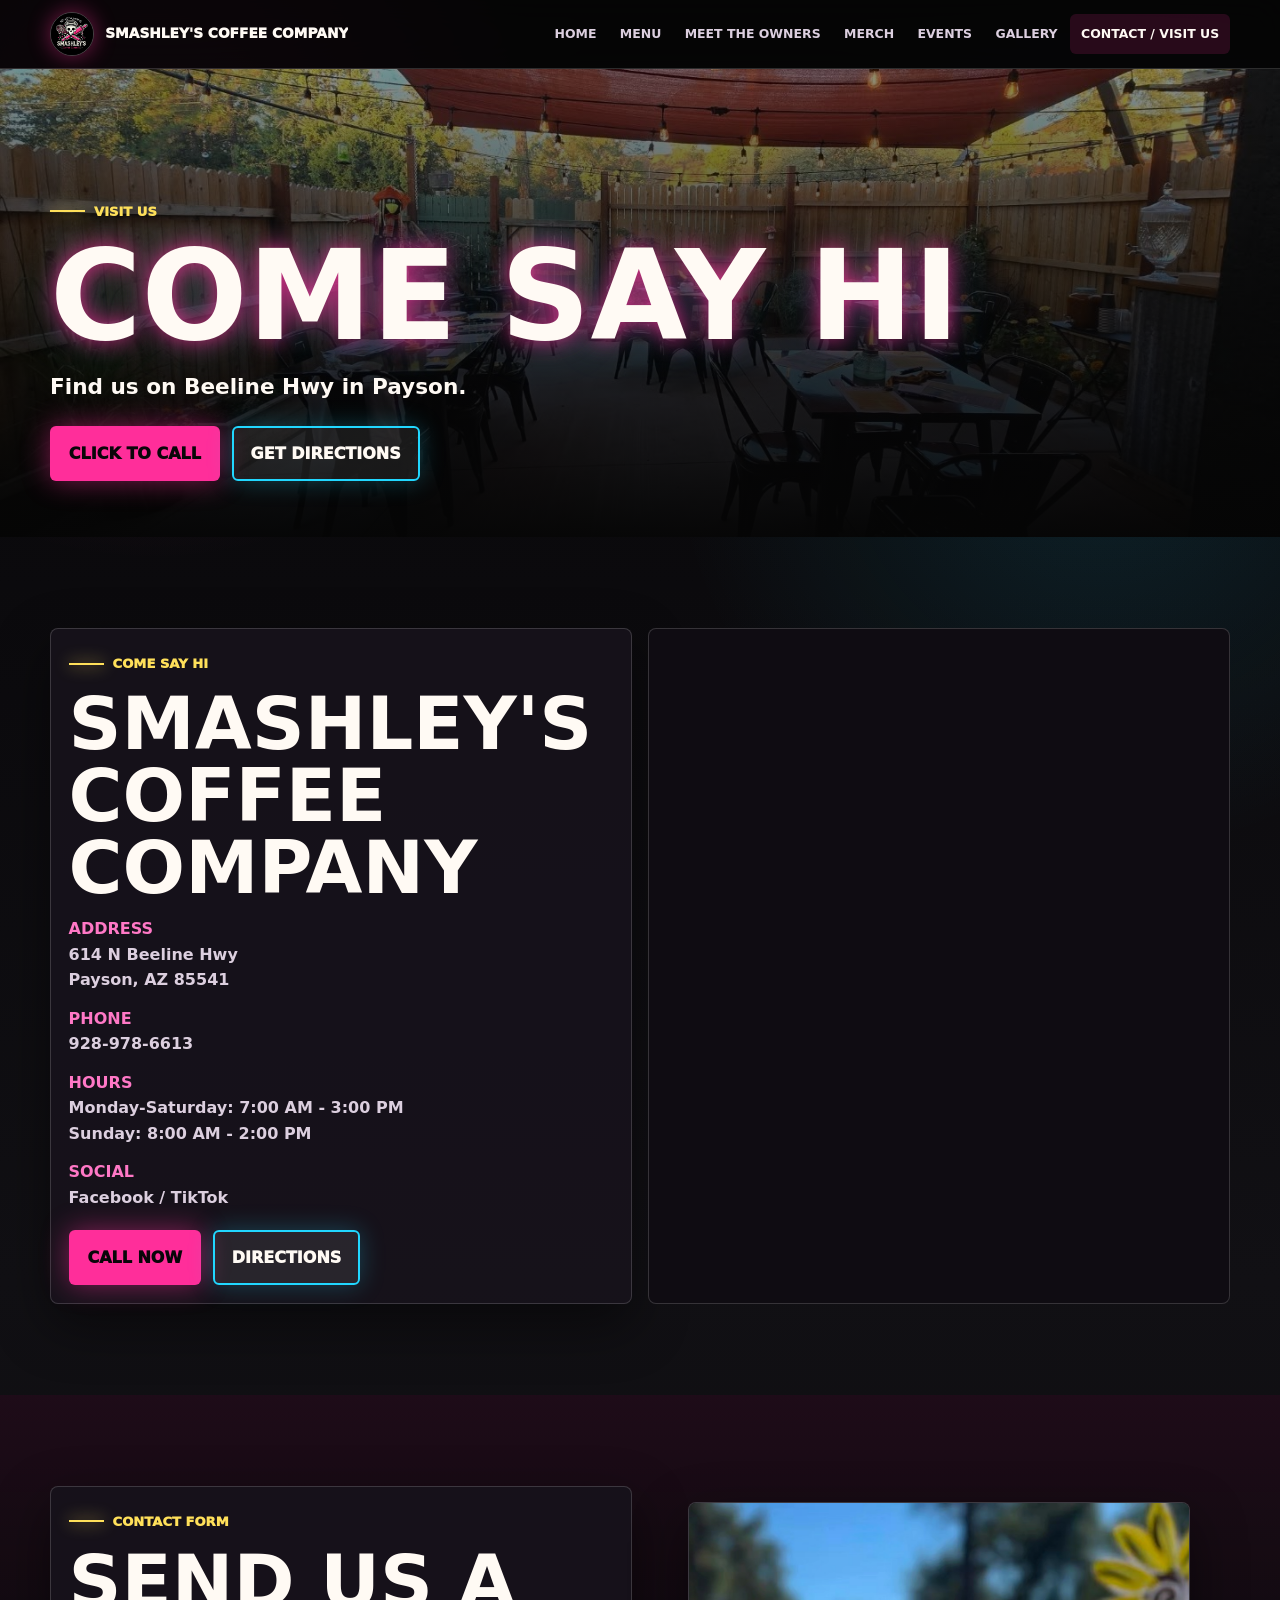
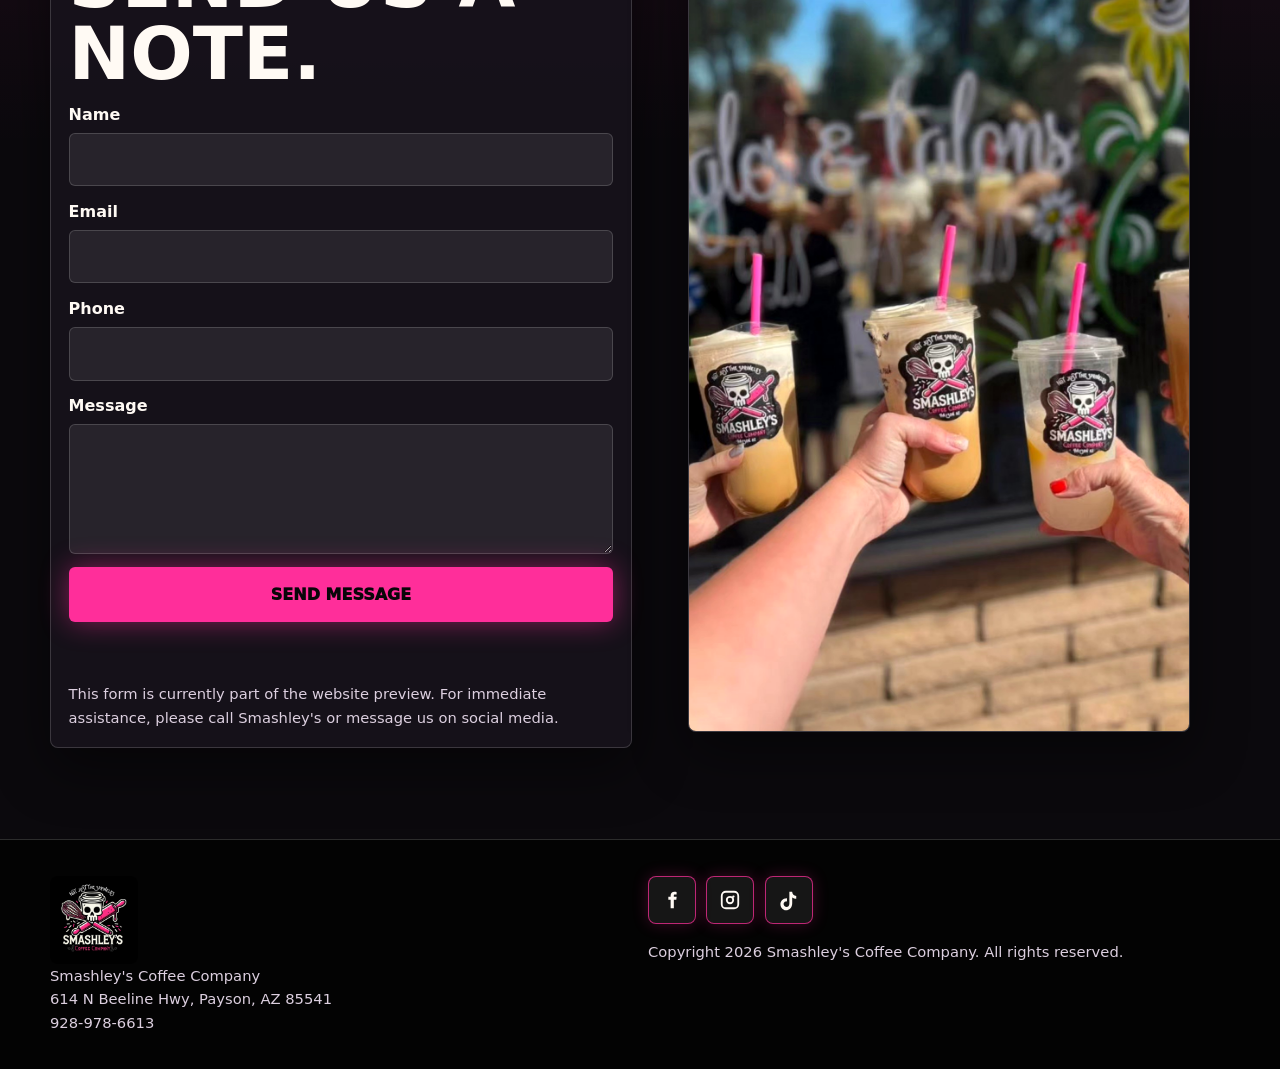
<file: outputs/contact.html>
<!doctype html>
<html lang="en">
<head>
  <meta charset="utf-8">
  <meta name="viewport" content="width=device-width, initial-scale=1">
  <meta name="description" content="Contact and visit Smashley's Coffee Company at 614 N Beeline Hwy in Payson, Arizona.">
  <title>Contact / Visit Us | Smashley's Coffee Company</title>
  <link rel="stylesheet" href="assets/site.css">
</head>
<body>
  <a class="skip-link" href="#main">Skip to content</a>
  <header class="site-header"><div class="nav-wrap"><a class="brand-mark" href="index.html"><img src="assets/logo.jpg" alt="" width="44" height="44"><span>Smashley's Coffee Company</span></a><button class="nav-toggle" type="button" aria-label="Open navigation" aria-controls="site-nav" aria-expanded="false"><span></span></button><nav class="site-nav" id="site-nav"><a href="index.html">Home</a><a href="menu.html">Menu</a><a href="owners.html">Meet The Owners</a><a href="merch.html">Merch</a><a href="events.html">Events</a><a href="gallery.html">Gallery</a><a href="contact.html" aria-current="page">Contact / Visit Us</a></nav></div></header>
  <main id="main">
    <section class="hero compact hero-contact"><div class="hero-inner"><p class="eyebrow reveal">Visit Us</p><h1 class="reveal">Come Say Hi</h1><p class="hero-copy reveal">Find us on Beeline Hwy in Payson.</p><div class="button-row reveal"><a class="btn btn-primary" href="tel:+19289786613">Click To Call</a><a class="btn btn-secondary" href="https://www.google.com/maps/search/?api=1&query=614%20N%20Beeline%20Hwy%2C%20Payson%2C%20AZ%2085541" target="_blank" rel="noopener">Get Directions</a></div></div></section>
    <section class="section">
      <div class="section-inner visit-grid">
        <div class="visit-card reveal">
          <p class="eyebrow">Come Say Hi</p>
          <h2>Smashley's Coffee Company</h2>
          <ul class="info-list">
            <li><strong>Address</strong><a href="https://www.google.com/maps/search/?api=1&query=614%20N%20Beeline%20Hwy%2C%20Payson%2C%20AZ%2085541" target="_blank" rel="noopener">614 N Beeline Hwy<br>Payson, AZ 85541</a></li>
            <li><strong>Phone</strong><a href="tel:+19289786613">928-978-6613</a></li>
            <li><strong>Hours</strong><span>Monday-Saturday: 7:00 AM - 3:00 PM<br>Sunday: 8:00 AM - 2:00 PM</span></li>
            <li><strong>Social</strong><span><a href="https://www.facebook.com/profile.php?id=61575154135159" target="_blank" rel="noopener">Facebook</a> / <a href="https://www.tiktok.com/@smashleyashley25" target="_blank" rel="noopener">TikTok</a></span></li>
          </ul>
          <div class="button-row" style="margin-top:1.2rem"><a class="btn btn-primary" href="tel:+19289786613">Call Now</a><a class="btn btn-secondary" href="https://www.google.com/maps/search/?api=1&query=614%20N%20Beeline%20Hwy%2C%20Payson%2C%20AZ%2085541" target="_blank" rel="noopener">Directions</a></div>
        </div>
        <div class="map-embed reveal">
          <iframe title="Google Map for Smashley's Coffee Company" loading="lazy" referrerpolicy="no-referrer-when-downgrade" src="https://www.google.com/maps?q=614%20N%20Beeline%20Hwy%2C%20Payson%2C%20AZ%2085541&output=embed"></iframe>
        </div>
      </div>
    </section>
    <section class="section alt">
      <div class="section-inner split">
        <form class="form-card reveal" data-form-note>
          <p class="eyebrow">Contact Form</p>
          <h2>Send us a note.</h2>
          <div class="form-grid">
            <label>Name<input type="text" name="name" autocomplete="name" required></label>
            <label>Email<input type="email" name="email" autocomplete="email" required></label>
            <label>Phone<input type="tel" name="phone" autocomplete="tel"></label>
            <label>Message<textarea name="message" required></textarea></label>
            <button class="btn btn-primary" type="submit">Send Message</button>
            <p class="form-note" aria-live="polite"></p>
          </div>
          <p class="helper-text">This form is currently part of the website preview. For immediate assistance, please call Smashley's or message us on social media.</p>
        </form>
        <figure class="image-frame reveal"><img src="assets/drinks-friends.jpg" alt="Friends raising Smashley's iced drinks outside the shop" width="1077" height="1806" loading="lazy" decoding="async"></figure>
      </div>
    </section>
  </main>
  <footer class="site-footer"><div class="footer-inner"><div><img class="footer-logo" src="assets/logo.jpg" alt="Smashley's Coffee Company logo" width="1080" height="1080" loading="lazy" decoding="async"><p class="copyright">Smashley's Coffee Company<br>614 N Beeline Hwy, Payson, AZ 85541<br><a href="tel:+19289786613">928-978-6613</a></p></div><div><div class="socials"><a href="https://www.facebook.com/profile.php?id=61575154135159" target="_blank" rel="noopener" aria-label="Smashley's on Facebook"><svg viewBox="0 0 24 24" aria-hidden="true"><path d="M14 8.5V7.2c0-.7.2-1.1 1.1-1.1H17V3.2c-.9-.1-1.7-.2-2.4-.2-2.4 0-4.1 1.5-4.1 4.2v1.3H8v3.2h2.5V21H14v-9.3h2.7l.4-3.2H14z"/></svg></a><a href="https://www.instagram.com/smashleyscoffeecompany/" target="_blank" rel="noopener" aria-label="Smashley's on Instagram"><svg viewBox="0 0 24 24" aria-hidden="true"><path d="M7.5 2h9A5.5 5.5 0 0 1 22 7.5v9a5.5 5.5 0 0 1-5.5 5.5h-9A5.5 5.5 0 0 1 2 16.5v-9A5.5 5.5 0 0 1 7.5 2zm0 2A3.5 3.5 0 0 0 4 7.5v9A3.5 3.5 0 0 0 7.5 20h9a3.5 3.5 0 0 0 3.5-3.5v-9A3.5 3.5 0 0 0 16.5 4h-9zm4.5 3.5A4.5 4.5 0 1 1 7.5 12 4.5 4.5 0 0 1 12 7.5zm0 2A2.5 2.5 0 1 0 14.5 12 2.5 2.5 0 0 0 12 9.5zm5-1.25a1.25 1.25 0 1 1-1.25-1.25A1.25 1.25 0 0 1 17 8.25z"/></svg></a><a href="https://www.tiktok.com/@smashleyashley25" target="_blank" rel="noopener" aria-label="Smashley's on TikTok"><svg viewBox="0 0 24 24" aria-hidden="true"><path d="M15.4 3c.4 2.7 1.9 4.4 4.5 4.6v3.1c-1.5.1-2.8-.3-4.4-1.3v6.1c0 7.8-8.5 10.2-11.9 4.6-2.2-3.6-.8-9.9 6.2-10.1v3.3c-.5.1-1 .2-1.5.4-1.5.5-2.4 1.5-2.1 3.3.5 3.4 6.7 4.4 6.2-2.2V3h3z"/></svg></a></div><p class="copyright">Copyright <span id="year"></span> Smashley's Coffee Company. All rights reserved.</p></div></div></footer>
  <script src="assets/site.js"></script>
</body>
</html>
</file>
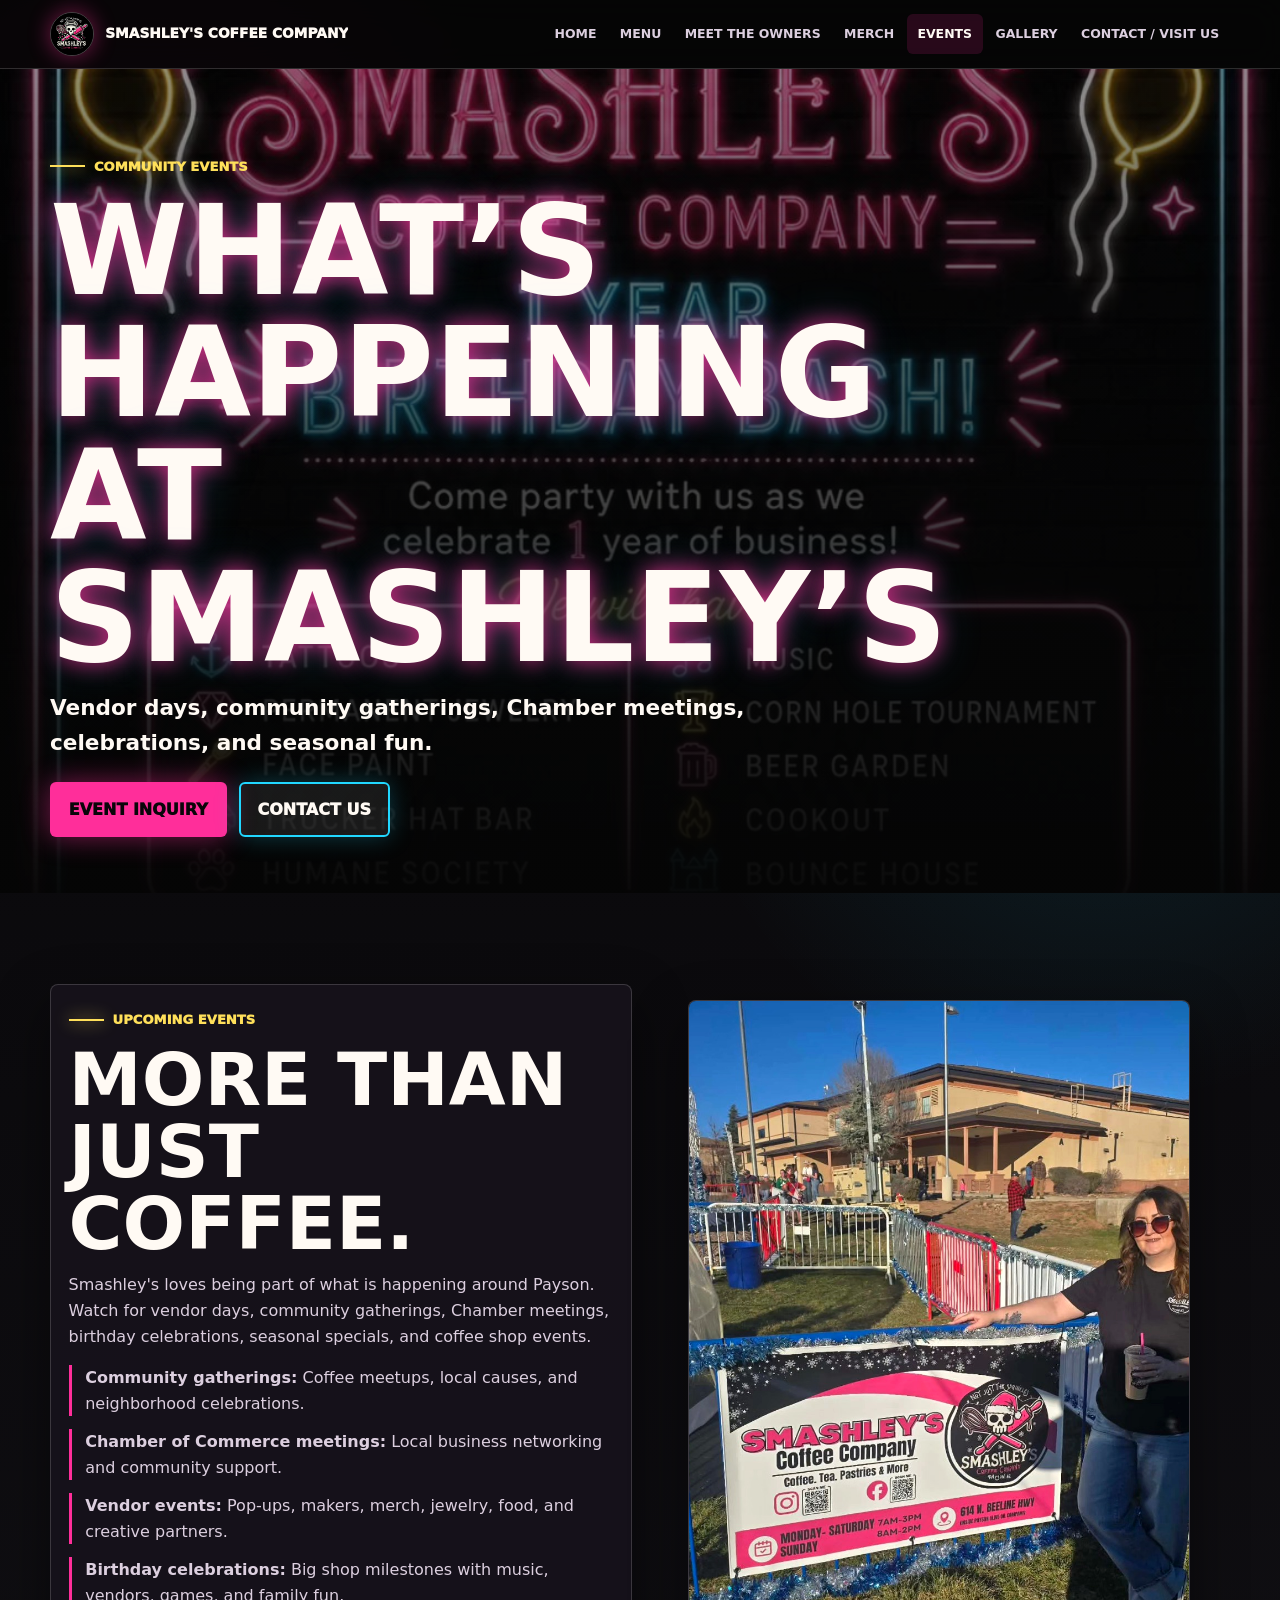
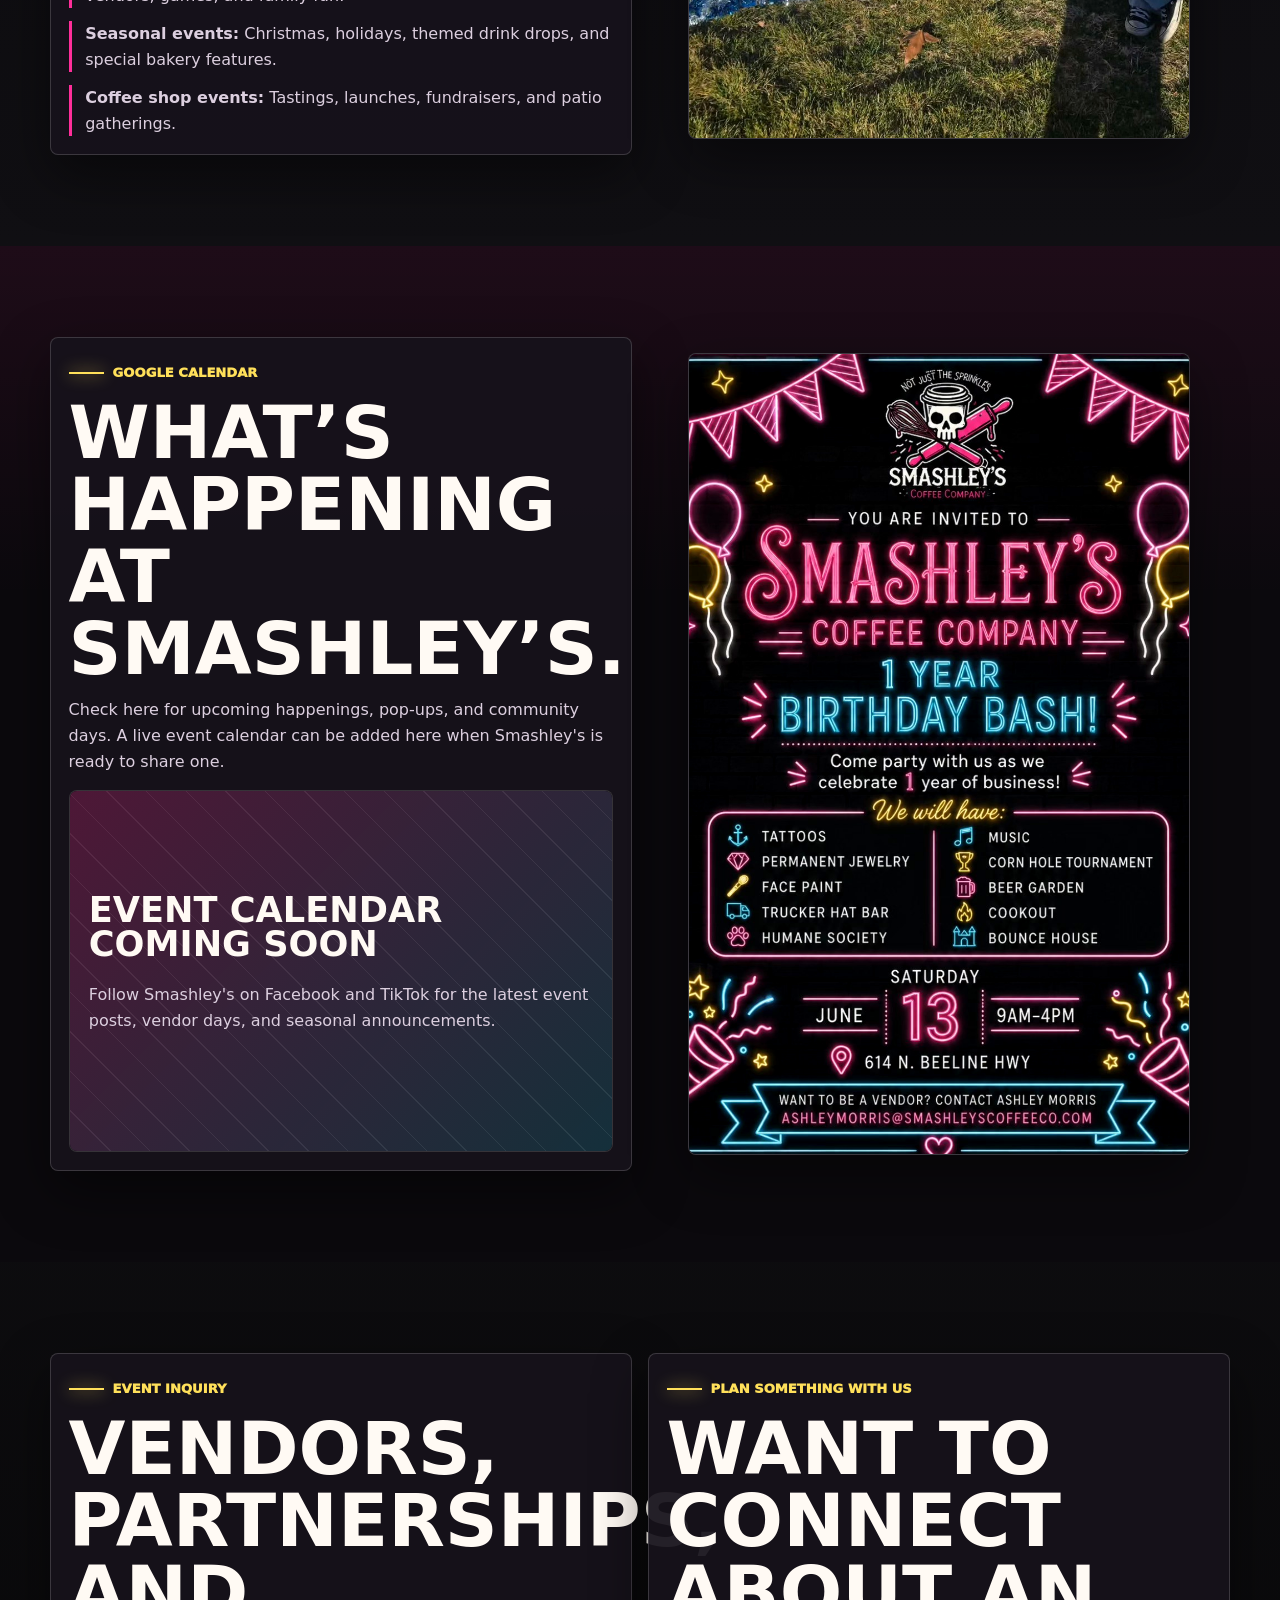
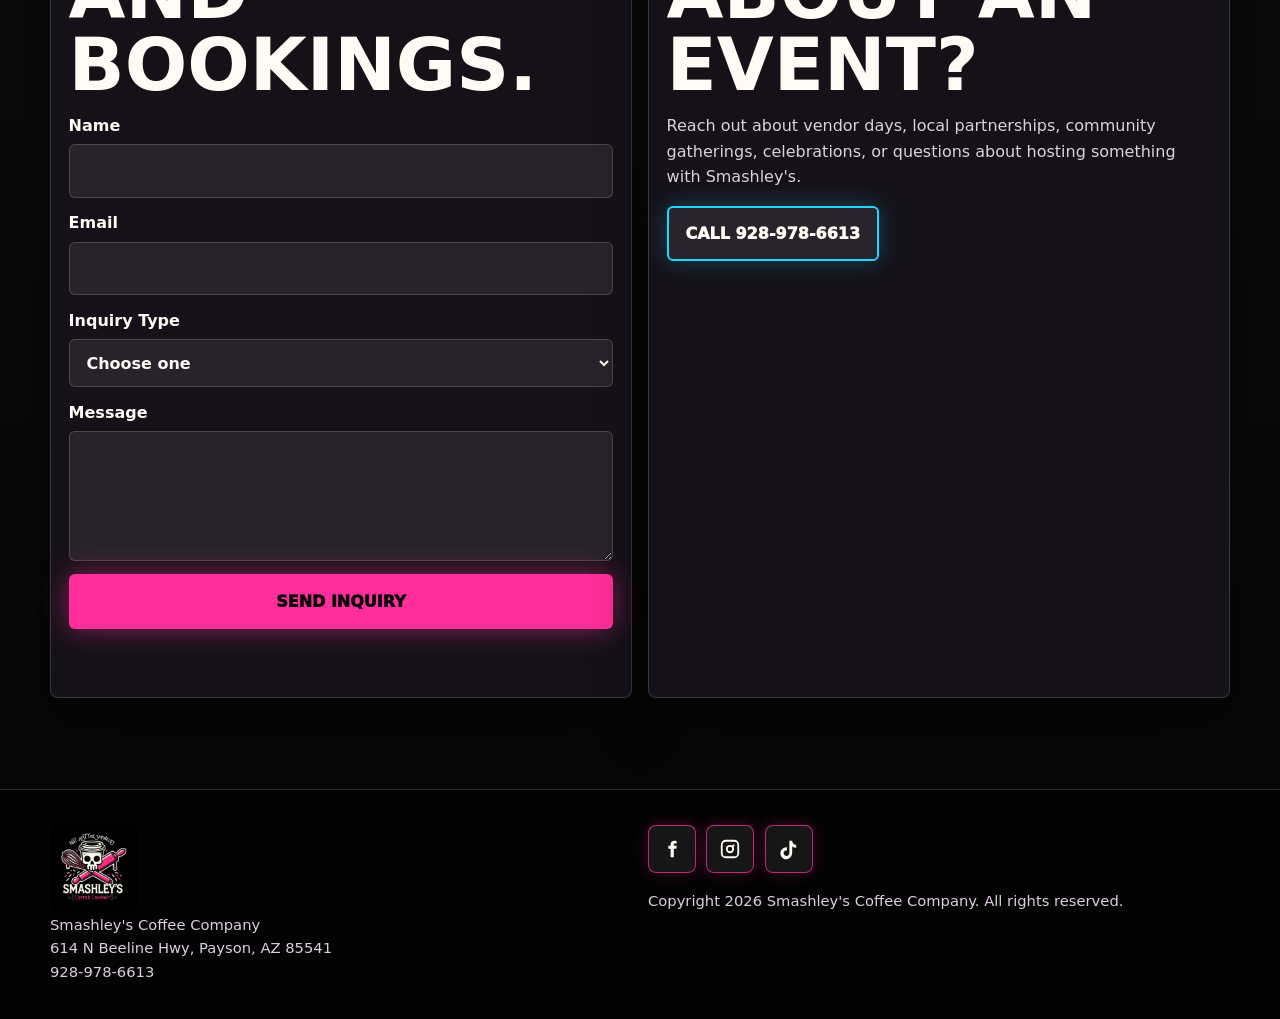
<file: outputs/events.html>
<!doctype html>
<html lang="en">
<head>
  <meta charset="utf-8">
  <meta name="viewport" content="width=device-width, initial-scale=1">
  <meta name="description" content="Community events, vendor gatherings, Chamber of Commerce meetings, and seasonal happenings at Smashley's Coffee Company.">
  <title>Events | Smashley's Coffee Company</title>
  <link rel="stylesheet" href="assets/site.css">
</head>
<body>
  <a class="skip-link" href="#main">Skip to content</a>
  <header class="site-header"><div class="nav-wrap"><a class="brand-mark" href="index.html"><img src="assets/logo.jpg" alt="" width="44" height="44"><span>Smashley's Coffee Company</span></a><button class="nav-toggle" type="button" aria-label="Open navigation" aria-controls="site-nav" aria-expanded="false"><span></span></button><nav class="site-nav" id="site-nav"><a href="index.html">Home</a><a href="menu.html">Menu</a><a href="owners.html">Meet The Owners</a><a href="merch.html">Merch</a><a href="events.html" aria-current="page">Events</a><a href="gallery.html">Gallery</a><a href="contact.html">Contact / Visit Us</a></nav></div></header>
  <main id="main">
    <section class="hero compact hero-events"><div class="hero-inner"><p class="eyebrow reveal">Community Events</p><h1 class="reveal">What&rsquo;s Happening at Smashley&rsquo;s</h1><p class="hero-copy reveal">Vendor days, community gatherings, Chamber meetings, celebrations, and seasonal fun.</p><div class="button-row reveal"><a class="btn btn-primary" href="#inquiry">Event Inquiry</a><a class="btn btn-secondary" href="contact.html">Contact Us</a></div></div></section>
    <section class="section">
      <div class="section-inner event-grid">
        <div class="panel reveal">
          <p class="eyebrow">Upcoming Events</p>
          <h2>More Than Just Coffee.</h2>
          <p>Smashley's loves being part of what is happening around Payson. Watch for vendor days, community gatherings, Chamber meetings, birthday celebrations, seasonal specials, and coffee shop events.</p>
          <ul class="event-list">
            <li><strong>Community gatherings:</strong> Coffee meetups, local causes, and neighborhood celebrations.</li>
            <li><strong>Chamber of Commerce meetings:</strong> Local business networking and community support.</li>
            <li><strong>Vendor events:</strong> Pop-ups, makers, merch, jewelry, food, and creative partners.</li>
            <li><strong>Birthday celebrations:</strong> Big shop milestones with music, vendors, games, and family fun.</li>
            <li><strong>Seasonal events:</strong> Christmas, holidays, themed drink drops, and special bakery features.</li>
            <li><strong>Coffee shop events:</strong> Tastings, launches, fundraisers, and patio gatherings.</li>
          </ul>
        </div>
        <figure class="image-frame reveal"><img src="assets/christmas-event.jpg" alt="Smashley's Coffee Company banner at a community Christmas event" width="1440" height="1149" loading="lazy" decoding="async"></figure>
      </div>
    </section>
    <section class="section alt">
      <div class="section-inner split">
        <div class="calendar-box reveal">
          <p class="eyebrow">Google Calendar</p>
          <h2>What&rsquo;s Happening at Smashley&rsquo;s.</h2>
          <p>Check here for upcoming happenings, pop-ups, and community days. A live event calendar can be added here when Smashley's is ready to share one.</p>
          <div class="calendar-embed" aria-label="Google Calendar section">
            <div class="calendar-note">
              <h3>Event Calendar Coming Soon</h3>
              <p>Follow Smashley's on Facebook and TikTok for the latest event posts, vendor days, and seasonal announcements.</p>
            </div>
          </div>
        </div>
        <figure class="image-frame reveal"><img src="assets/birthday-bash.jpg" alt="Smashley's one year birthday bash neon event flyer" width="1080" height="1440" loading="lazy" decoding="async"></figure>
      </div>
    </section>
    <section class="section" id="inquiry">
      <div class="section-inner split">
        <div class="form-card reveal">
          <p class="eyebrow">Event Inquiry</p>
          <h2>Vendors, partnerships, and bookings.</h2>
          <form class="form-grid" data-form-note>
            <label>Name<input type="text" name="name" autocomplete="name" required></label>
            <label>Email<input type="email" name="email" autocomplete="email" required></label>
            <label>Inquiry Type<select name="type" required><option value="">Choose one</option><option>Vendor Event</option><option>Community Partnership</option><option>Chamber / Business Gathering</option><option>Birthday or Seasonal Event</option><option>Private Booking Question</option></select></label>
            <label>Message<textarea name="message" required></textarea></label>
            <button class="btn btn-primary" type="submit">Send Inquiry</button>
            <p class="form-note" aria-live="polite"></p>
          </form>
        </div>
        <div class="panel reveal">
          <p class="eyebrow">Plan Something With Us</p>
          <h2>Want to connect about an event?</h2>
          <p>Reach out about vendor days, local partnerships, community gatherings, celebrations, or questions about hosting something with Smashley's.</p>
          <a class="btn btn-secondary" href="tel:+19289786613">Call 928-978-6613</a>
        </div>
      </div>
    </section>
  </main>
  <footer class="site-footer"><div class="footer-inner"><div><img class="footer-logo" src="assets/logo.jpg" alt="Smashley's Coffee Company logo" width="1080" height="1080" loading="lazy" decoding="async"><p class="copyright">Smashley's Coffee Company<br>614 N Beeline Hwy, Payson, AZ 85541<br><a href="tel:+19289786613">928-978-6613</a></p></div><div><div class="socials"><a href="https://www.facebook.com/profile.php?id=61575154135159" target="_blank" rel="noopener" aria-label="Smashley's on Facebook"><svg viewBox="0 0 24 24" aria-hidden="true"><path d="M14 8.5V7.2c0-.7.2-1.1 1.1-1.1H17V3.2c-.9-.1-1.7-.2-2.4-.2-2.4 0-4.1 1.5-4.1 4.2v1.3H8v3.2h2.5V21H14v-9.3h2.7l.4-3.2H14z"/></svg></a><a href="https://www.instagram.com/smashleyscoffeecompany/" target="_blank" rel="noopener" aria-label="Smashley's on Instagram"><svg viewBox="0 0 24 24" aria-hidden="true"><path d="M7.5 2h9A5.5 5.5 0 0 1 22 7.5v9a5.5 5.5 0 0 1-5.5 5.5h-9A5.5 5.5 0 0 1 2 16.5v-9A5.5 5.5 0 0 1 7.5 2zm0 2A3.5 3.5 0 0 0 4 7.5v9A3.5 3.5 0 0 0 7.5 20h9a3.5 3.5 0 0 0 3.5-3.5v-9A3.5 3.5 0 0 0 16.5 4h-9zm4.5 3.5A4.5 4.5 0 1 1 7.5 12 4.5 4.5 0 0 1 12 7.5zm0 2A2.5 2.5 0 1 0 14.5 12 2.5 2.5 0 0 0 12 9.5zm5-1.25a1.25 1.25 0 1 1-1.25-1.25A1.25 1.25 0 0 1 17 8.25z"/></svg></a><a href="https://www.tiktok.com/@smashleyashley25" target="_blank" rel="noopener" aria-label="Smashley's on TikTok"><svg viewBox="0 0 24 24" aria-hidden="true"><path d="M15.4 3c.4 2.7 1.9 4.4 4.5 4.6v3.1c-1.5.1-2.8-.3-4.4-1.3v6.1c0 7.8-8.5 10.2-11.9 4.6-2.2-3.6-.8-9.9 6.2-10.1v3.3c-.5.1-1 .2-1.5.4-1.5.5-2.4 1.5-2.1 3.3.5 3.4 6.7 4.4 6.2-2.2V3h3z"/></svg></a></div><p class="copyright">Copyright <span id="year"></span> Smashley's Coffee Company. All rights reserved.</p></div></div></footer>
  <script src="assets/site.js"></script>
</body>
</html>
</file>
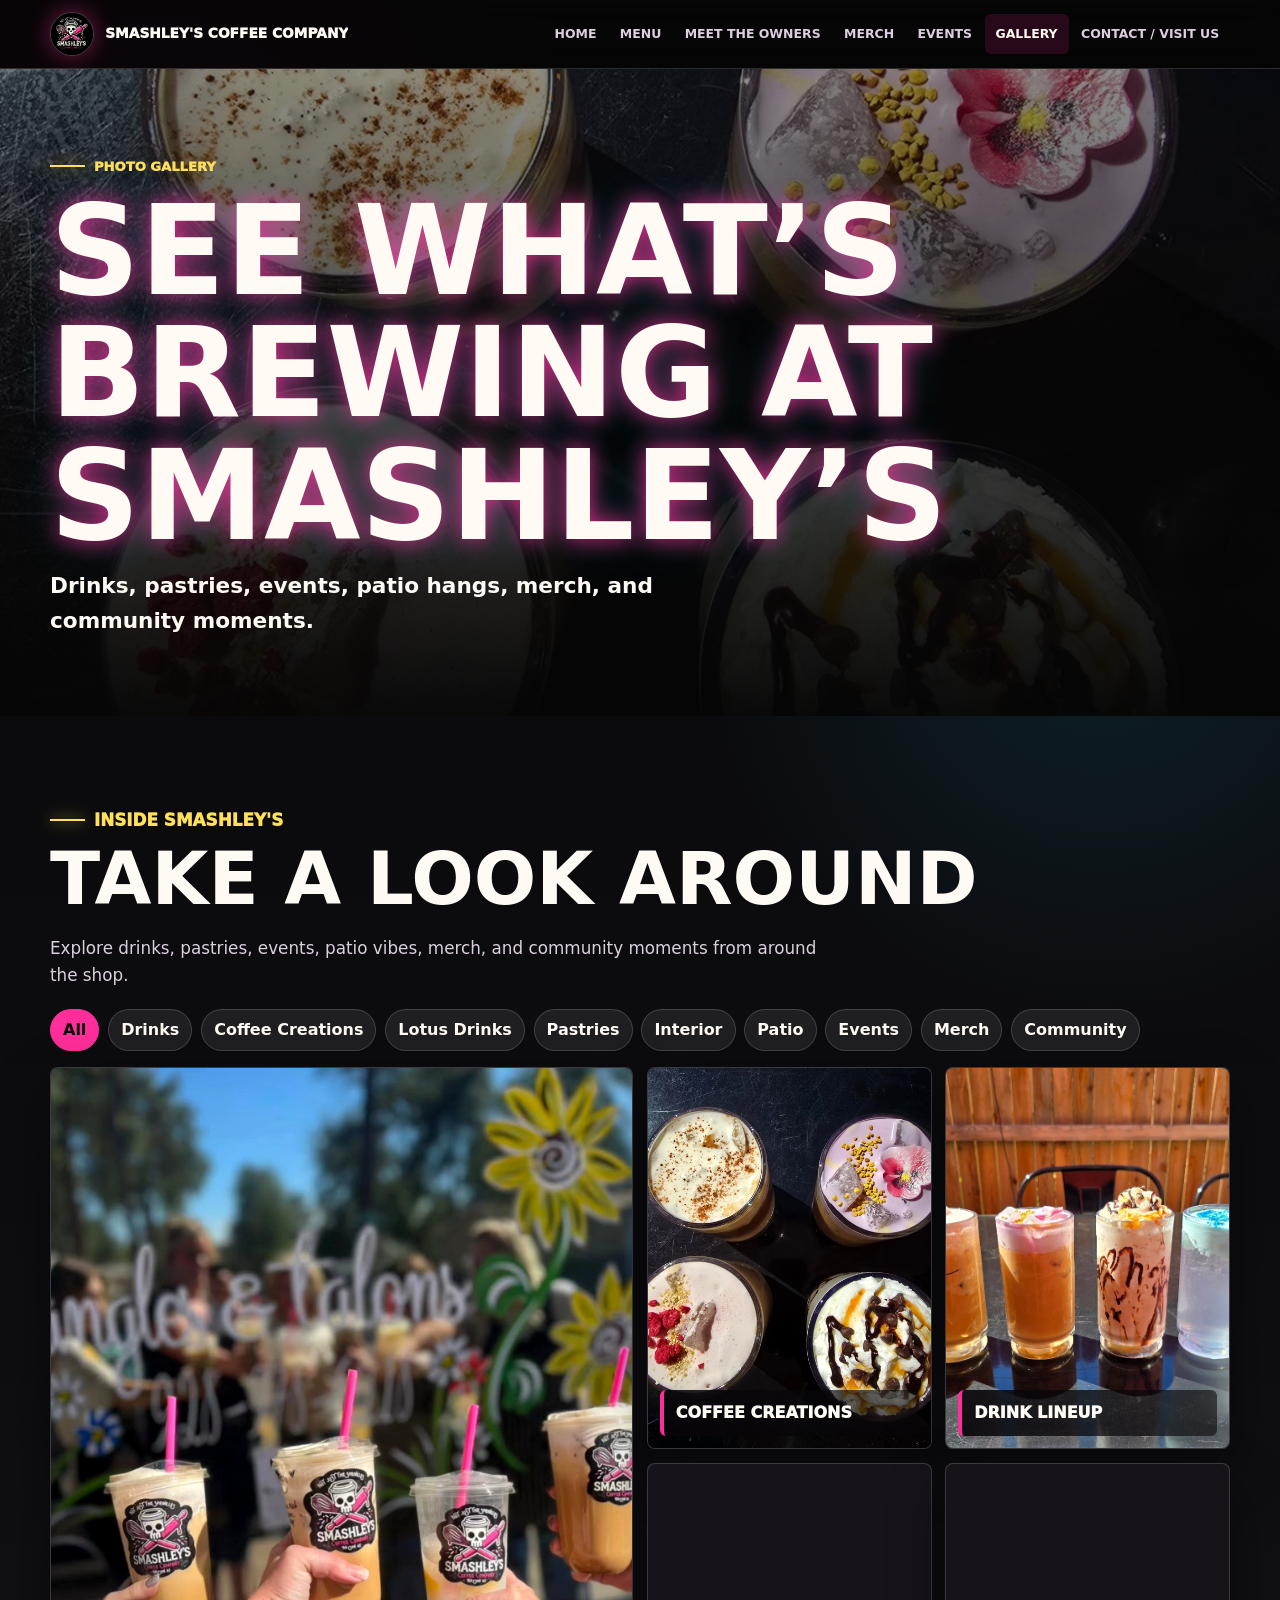
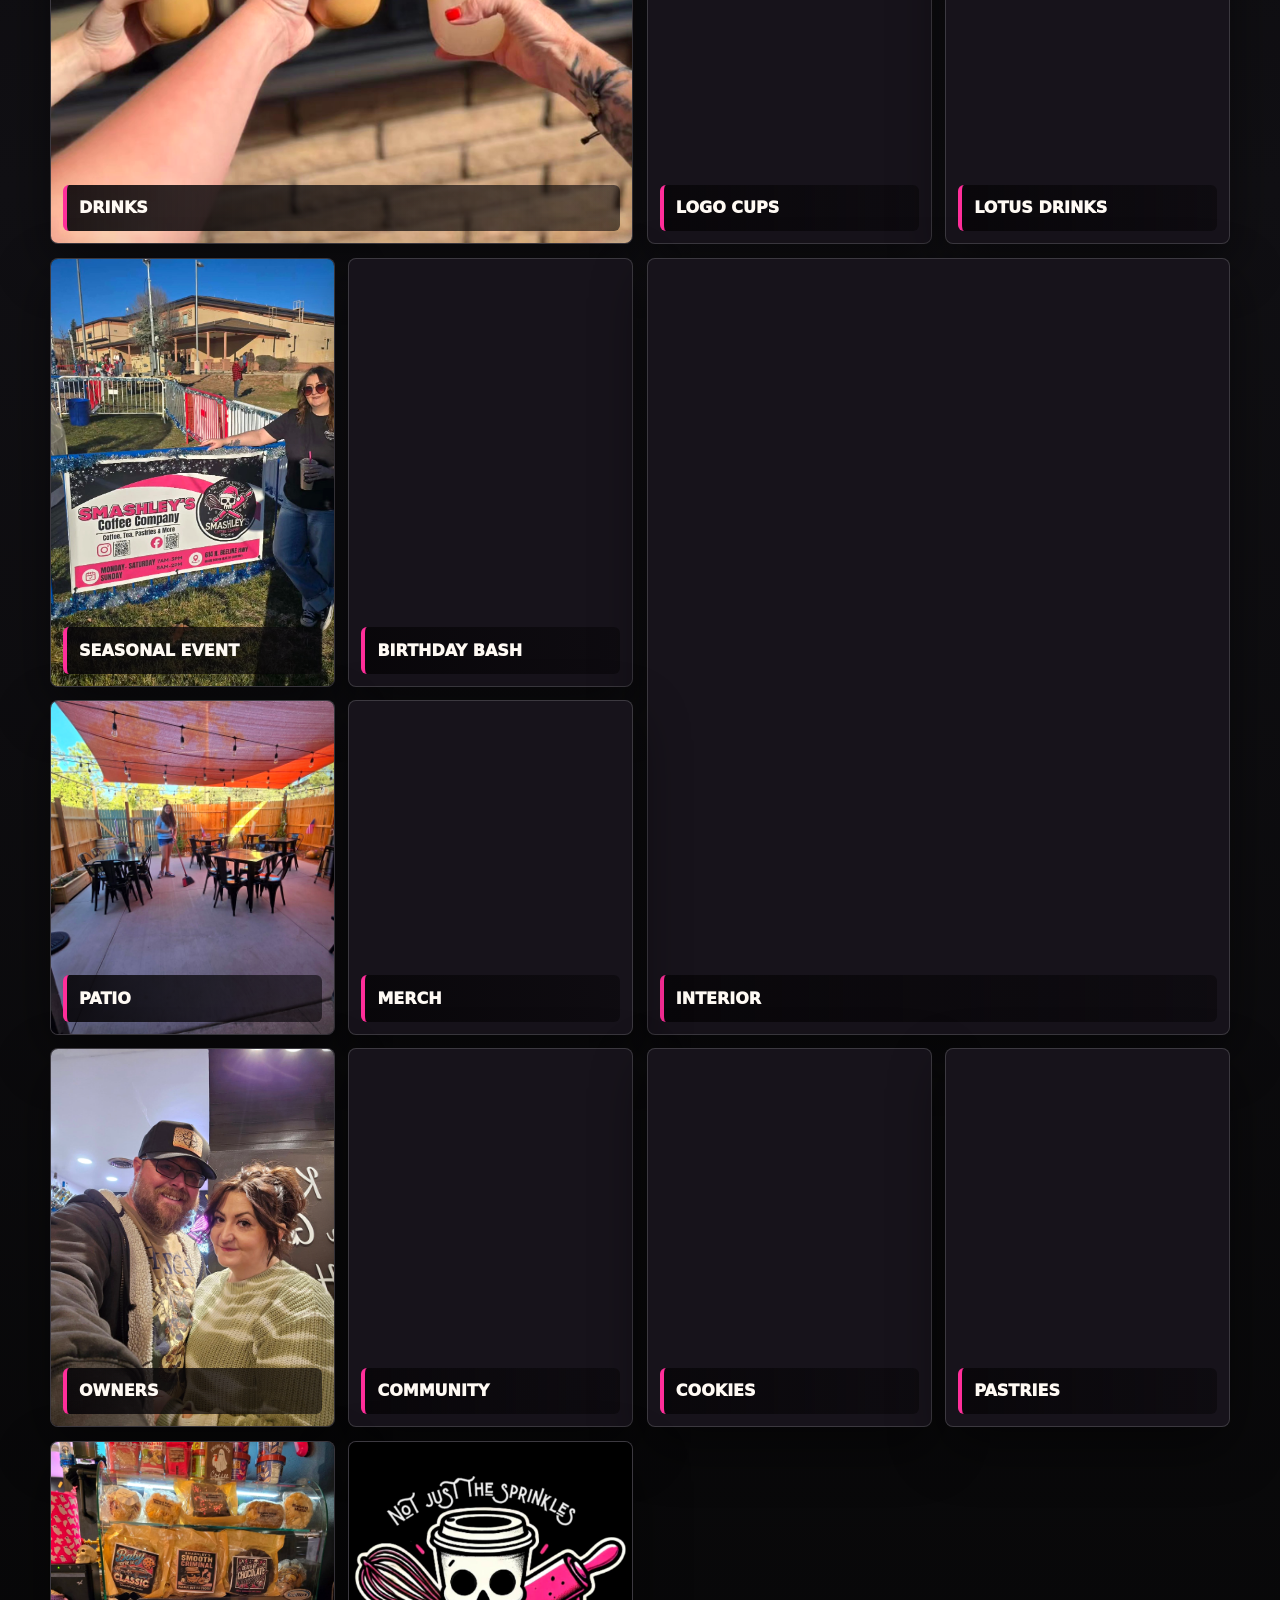
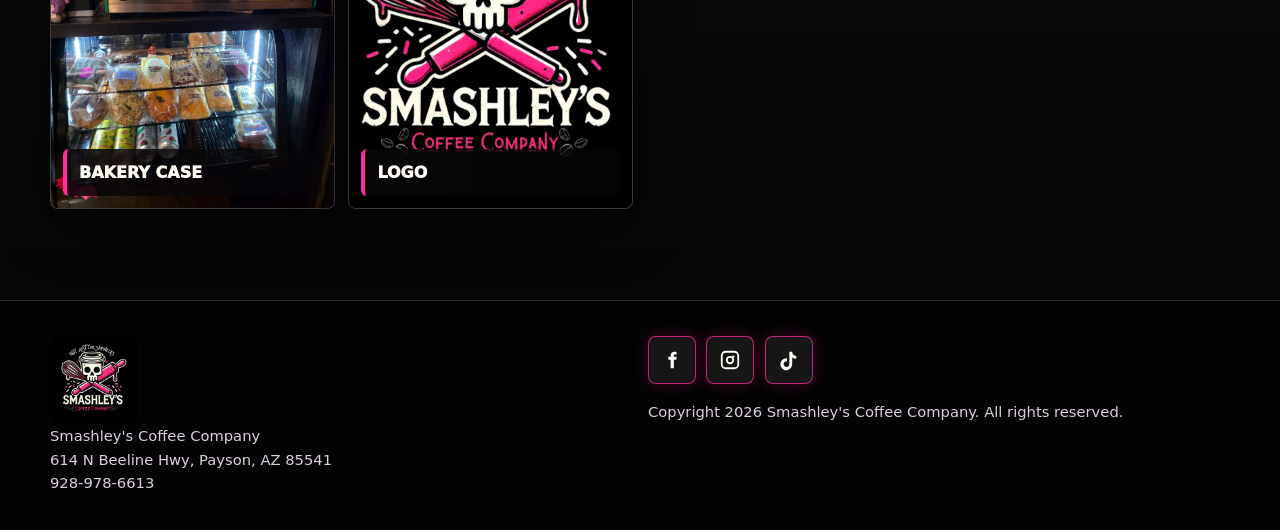
<file: outputs/gallery.html>
<!doctype html>
<html lang="en">
<head>
  <meta charset="utf-8">
  <meta name="viewport" content="width=device-width, initial-scale=1">
  <meta name="description" content="Smashley's Coffee Company gallery: drinks, pastries, interior, patio, events, merch, and community photos.">
  <title>Gallery | Smashley's Coffee Company</title>
  <link rel="stylesheet" href="assets/site.css">
</head>
<body>
  <a class="skip-link" href="#main">Skip to content</a>
  <header class="site-header"><div class="nav-wrap"><a class="brand-mark" href="index.html"><img src="assets/logo.jpg" alt="" width="44" height="44"><span>Smashley's Coffee Company</span></a><button class="nav-toggle" type="button" aria-label="Open navigation" aria-controls="site-nav" aria-expanded="false"><span></span></button><nav class="site-nav" id="site-nav"><a href="index.html">Home</a><a href="menu.html">Menu</a><a href="owners.html">Meet The Owners</a><a href="merch.html">Merch</a><a href="events.html">Events</a><a href="gallery.html" aria-current="page">Gallery</a><a href="contact.html">Contact / Visit Us</a></nav></div></header>
  <main id="main">
    <section class="hero compact hero-gallery">
      <div class="hero-inner">
        <p class="eyebrow reveal">Photo Gallery</p>
        <h1 class="reveal">See What&rsquo;s Brewing at Smashley&rsquo;s</h1>
        <p class="hero-copy reveal">Drinks, pastries, events, patio hangs, merch, and community moments.</p>
      </div>
    </section>
    <section class="section">
      <div class="section-inner">
        <div class="section-head reveal">
          <p class="eyebrow">Inside Smashley's</p>
          <h2>Take a Look Around</h2>
          <p>Explore drinks, pastries, events, patio vibes, merch, and community moments from around the shop.</p>
        </div>
        <div class="gallery-filter reveal" aria-label="Gallery filters">
          <button type="button" class="is-active" data-gallery-filter="all">All</button>
          <button type="button" data-gallery-filter="drinks">Drinks</button>
          <button type="button" data-gallery-filter="coffee">Coffee Creations</button>
          <button type="button" data-gallery-filter="lotus">Lotus Drinks</button>
          <button type="button" data-gallery-filter="pastries">Pastries</button>
          <button type="button" data-gallery-filter="interior">Interior</button>
          <button type="button" data-gallery-filter="patio">Patio</button>
          <button type="button" data-gallery-filter="events">Events</button>
          <button type="button" data-gallery-filter="merch">Merch</button>
          <button type="button" data-gallery-filter="community">Community</button>
        </div>
        <div class="gallery-grid" aria-label="Smashley's photo gallery">
          <button class="gallery-item reveal" type="button" data-category="drinks" data-full="assets/drinks-friends.jpg" data-caption="Friends raising Smashley's iced drinks outside the shop"><img src="assets/drinks-friends.jpg" alt="Friends raising Smashley's iced drinks outside the shop" width="1077" height="1806" loading="lazy" decoding="async"><span>Drinks</span></button>
          <button class="gallery-item reveal" type="button" data-category="coffee" data-full="assets/drinks-top.jpg" data-caption="Specialty drinks with soft tops and toppings"><img src="assets/drinks-top.jpg" alt="Top view of specialty Smashley's drinks" width="1440" height="1440" loading="lazy" decoding="async"><span>Coffee Creations</span></button>
          <button class="gallery-item reveal" type="button" data-category="drinks" data-full="assets/drinks-lineup.jpg" data-caption="Colorful lineup of coffee and refreshers"><img src="assets/drinks-lineup.jpg" alt="Colorful Smashley's drink lineup" width="1439" height="959" loading="lazy" decoding="async"><span>Drink Lineup</span></button>
          <button class="gallery-item reveal" type="button" data-category="coffee" data-full="assets/logo-cups.jpg" data-caption="Stacked logo cups on the patio"><img src="assets/logo-cups.jpg" alt="Stacked Smashley's logo cups" width="1164" height="873" loading="lazy" decoding="async"><span>Logo Cups</span></button>
          <button class="gallery-item reveal" type="button" data-category="lotus" data-full="assets/more-drinks.jpg" data-caption="Patio lineup with Lotus energy and iced coffee drinks"><img src="assets/more-drinks.jpg" alt="Smashley's patio drink lineup with Lotus energy drink" width="1440" height="1440" loading="lazy" decoding="async"><span>Lotus Drinks</span></button>
          <button class="gallery-item reveal" type="button" data-category="events" data-full="assets/christmas-event.jpg" data-caption="Smashley's at a Christmas community event"><img src="assets/christmas-event.jpg" alt="Smashley's Coffee Company banner at a Christmas event" width="1440" height="1149" loading="lazy" decoding="async"><span>Seasonal Event</span></button>
          <button class="gallery-item reveal" type="button" data-category="events" data-full="assets/birthday-bash.jpg" data-caption="One year birthday bash event flyer"><img src="assets/birthday-bash.jpg" alt="Smashley's one year birthday bash neon event flyer" width="1080" height="1440" loading="lazy" decoding="async"><span>Birthday Bash</span></button>
          <button class="gallery-item reveal" type="button" data-category="interior" data-full="assets/shop-inside.jpg" data-caption="Inside the shop with the neon logo wall and pastry case"><img src="assets/shop-inside.jpg" alt="Inside Smashley's Coffee Company" width="1179" height="1696" loading="lazy" decoding="async"><span>Interior</span></button>
          <button class="gallery-item reveal" type="button" data-category="patio" data-full="assets/patio.jpg" data-caption="Smashley's patio seating"><img src="assets/patio.jpg" alt="Smashley's shaded outdoor patio" width="1440" height="1440" loading="lazy" decoding="async"><span>Patio</span></button>
          <button class="gallery-item reveal" type="button" data-category="merch" data-full="assets/tumblers.jpg" data-caption="Smashley's tumblers in hot pink and black"><img src="assets/tumblers.jpg" alt="Smashley's branded tumblers" width="1440" height="1080" loading="lazy" decoding="async"><span>Merch</span></button>
          <button class="gallery-item reveal" type="button" data-category="community" data-full="assets/owners-one.jpg" data-caption="The owners inside Smashley's"><img src="assets/owners-one.jpg" alt="The owners of Smashley's Coffee Company smiling inside the shop" width="1179" height="1696" loading="lazy" decoding="async"><span>Owners</span></button>
          <button class="gallery-item reveal" type="button" data-category="community" data-full="assets/owners-two.jpg" data-caption="The owners in branded shirts and lanyards"><img src="assets/owners-two.jpg" alt="The Smashley's Coffee Company owners in branded shirts and lanyards" width="1179" height="1696" loading="lazy" decoding="async"><span>Community</span></button>
          <button class="gallery-item reveal" type="button" data-category="pastries" data-full="assets/christmas-cookies.jpg" data-caption="Seasonal cookies at Smashley's"><img src="assets/christmas-cookies.jpg" alt="Christmas cookies displayed at Smashley's" width="1080" height="1695" loading="lazy" decoding="async"><span>Cookies</span></button>
          <button class="gallery-item reveal" type="button" data-category="pastries" data-full="assets/pastries.jpg" data-caption="Pastry case full of baked goods"><img src="assets/pastries.jpg" alt="Smashley's pastry case full of baked goods" width="1440" height="1440" loading="lazy" decoding="async"><span>Pastries</span></button>
          <button class="gallery-item reveal" type="button" data-category="pastries" data-full="assets/pastry-case.jpg" data-caption="Pastry case packed with cookies, pop tarts, muffins, and treats"><img src="assets/pastry-case.jpg" alt="Packed Smashley's pastry case" width="1080" height="1621" loading="lazy" decoding="async"><span>Bakery Case</span></button>
          <button class="gallery-item reveal" type="button" data-category="merch" data-full="assets/logo.jpg" data-caption="Smashley's skull logo with whisk and rolling pin"><img src="assets/logo.jpg" alt="Smashley's Coffee Company logo" width="1080" height="1080" loading="lazy" decoding="async"><span>Logo</span></button>
        </div>
      </div>
    </section>
  </main>
  <footer class="site-footer"><div class="footer-inner"><div><img class="footer-logo" src="assets/logo.jpg" alt="Smashley's Coffee Company logo" width="1080" height="1080" loading="lazy" decoding="async"><p class="copyright">Smashley's Coffee Company<br>614 N Beeline Hwy, Payson, AZ 85541<br><a href="tel:+19289786613">928-978-6613</a></p></div><div><div class="socials"><a href="https://www.facebook.com/profile.php?id=61575154135159" target="_blank" rel="noopener" aria-label="Smashley's on Facebook"><svg viewBox="0 0 24 24" aria-hidden="true"><path d="M14 8.5V7.2c0-.7.2-1.1 1.1-1.1H17V3.2c-.9-.1-1.7-.2-2.4-.2-2.4 0-4.1 1.5-4.1 4.2v1.3H8v3.2h2.5V21H14v-9.3h2.7l.4-3.2H14z"/></svg></a><a href="https://www.instagram.com/smashleyscoffeecompany/" target="_blank" rel="noopener" aria-label="Smashley's on Instagram"><svg viewBox="0 0 24 24" aria-hidden="true"><path d="M7.5 2h9A5.5 5.5 0 0 1 22 7.5v9a5.5 5.5 0 0 1-5.5 5.5h-9A5.5 5.5 0 0 1 2 16.5v-9A5.5 5.5 0 0 1 7.5 2zm0 2A3.5 3.5 0 0 0 4 7.5v9A3.5 3.5 0 0 0 7.5 20h9a3.5 3.5 0 0 0 3.5-3.5v-9A3.5 3.5 0 0 0 16.5 4h-9zm4.5 3.5A4.5 4.5 0 1 1 7.5 12 4.5 4.5 0 0 1 12 7.5zm0 2A2.5 2.5 0 1 0 14.5 12 2.5 2.5 0 0 0 12 9.5zm5-1.25a1.25 1.25 0 1 1-1.25-1.25A1.25 1.25 0 0 1 17 8.25z"/></svg></a><a href="https://www.tiktok.com/@smashleyashley25" target="_blank" rel="noopener" aria-label="Smashley's on TikTok"><svg viewBox="0 0 24 24" aria-hidden="true"><path d="M15.4 3c.4 2.7 1.9 4.4 4.5 4.6v3.1c-1.5.1-2.8-.3-4.4-1.3v6.1c0 7.8-8.5 10.2-11.9 4.6-2.2-3.6-.8-9.9 6.2-10.1v3.3c-.5.1-1 .2-1.5.4-1.5.5-2.4 1.5-2.1 3.3.5 3.4 6.7 4.4 6.2-2.2V3h3z"/></svg></a></div><p class="copyright">Copyright <span id="year"></span> Smashley's Coffee Company. All rights reserved.</p></div></div></footer>
  <div class="lightbox" id="lightbox" aria-modal="true" role="dialog" aria-label="Image preview"><button type="button" aria-label="Close image preview">&times;</button><figure><img src="assets/logo.jpg" alt=""><figcaption></figcaption></figure></div>
  <script src="assets/site.js"></script>
</body>
</html>
</file>
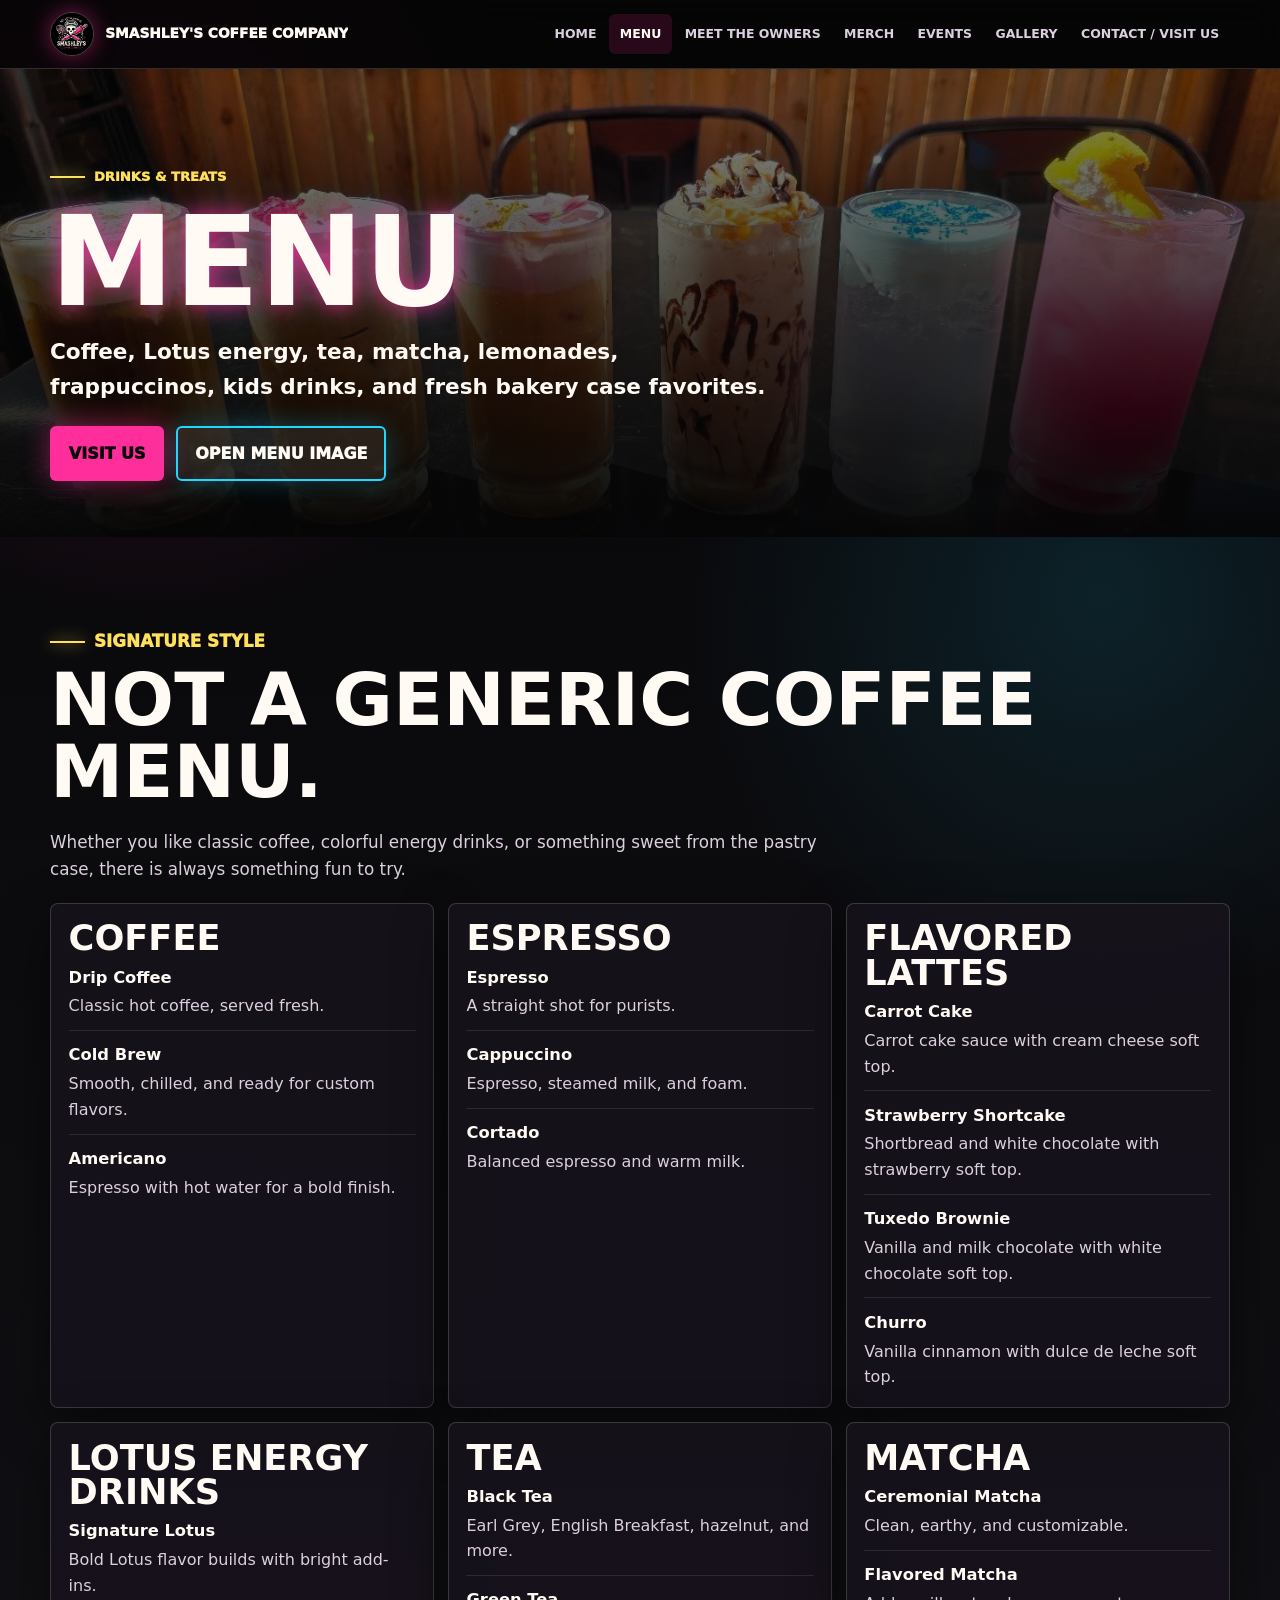
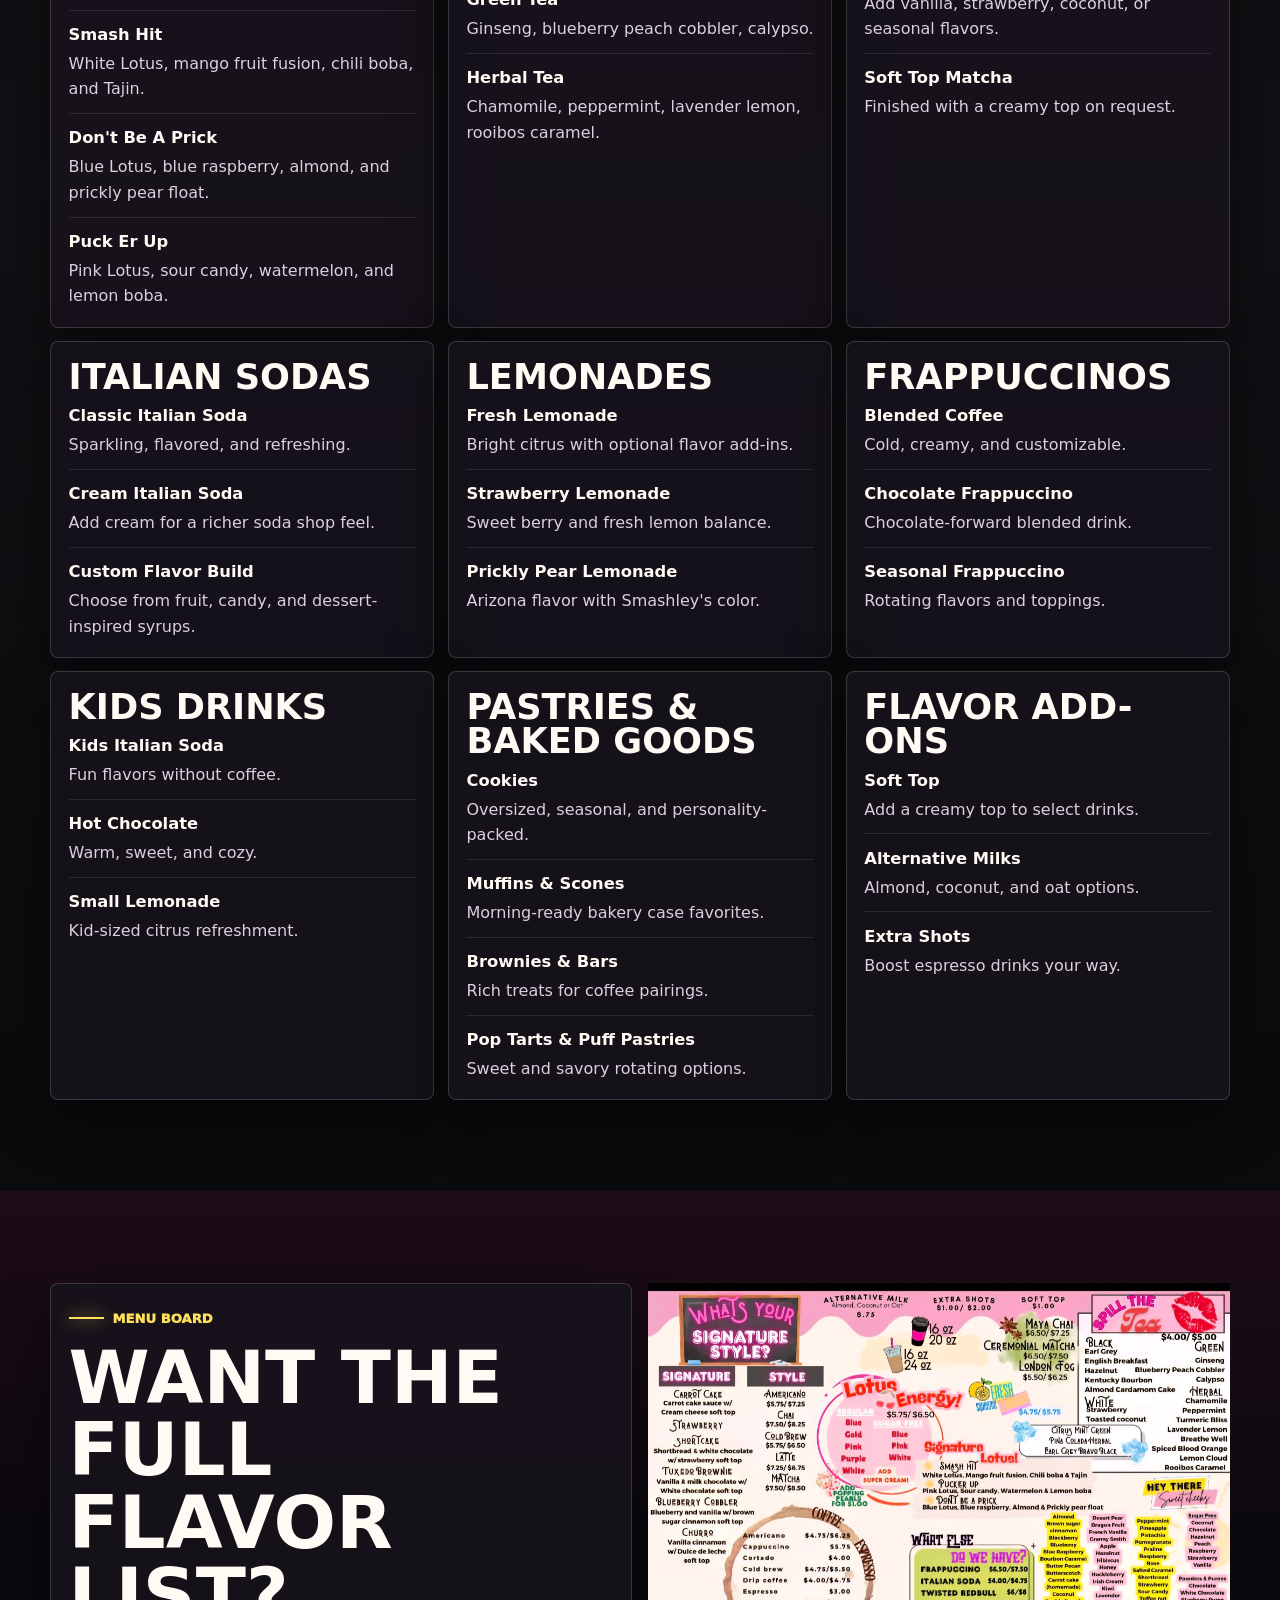
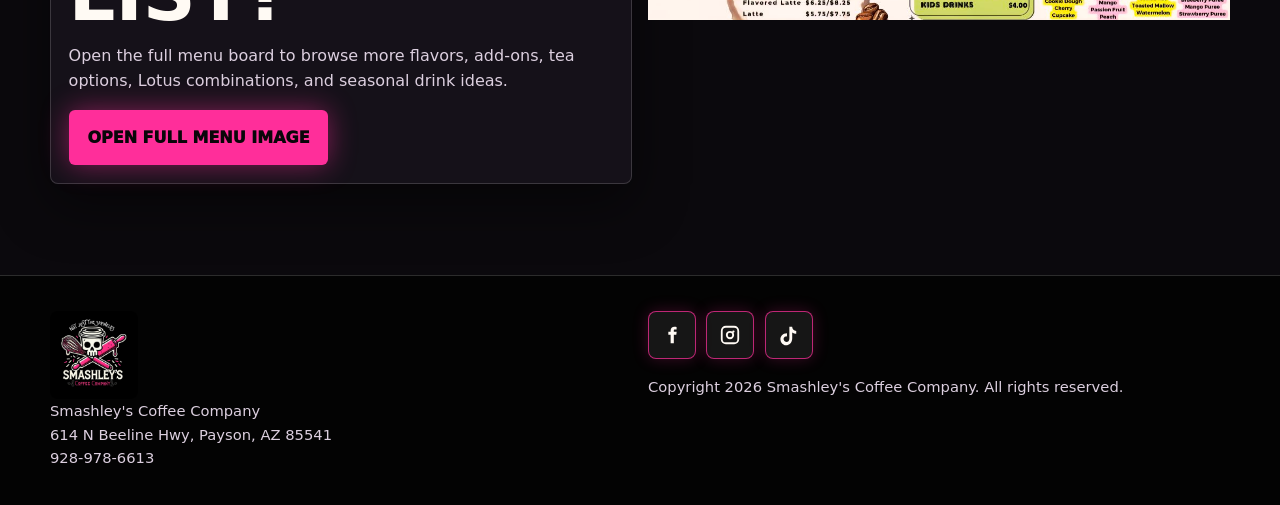
<file: outputs/menu.html>
<!doctype html>
<html lang="en">
<head>
  <meta charset="utf-8">
  <meta name="viewport" content="width=device-width, initial-scale=1">
  <meta name="description" content="Menu for Smashley's Coffee Company in Payson, Arizona. Coffee, espresso, Lotus energy, tea, pastries, and more.">
  <title>Menu | Smashley's Coffee Company</title>
  <link rel="stylesheet" href="assets/site.css">
</head>
<body>
  <a class="skip-link" href="#main">Skip to content</a>
  <header class="site-header"><div class="nav-wrap"><a class="brand-mark" href="index.html"><img src="assets/logo.jpg" alt="" width="44" height="44"><span>Smashley's Coffee Company</span></a><button class="nav-toggle" type="button" aria-label="Open navigation" aria-controls="site-nav" aria-expanded="false"><span></span></button><nav class="site-nav" id="site-nav"><a href="index.html">Home</a><a href="menu.html" aria-current="page">Menu</a><a href="owners.html">Meet The Owners</a><a href="merch.html">Merch</a><a href="events.html">Events</a><a href="gallery.html">Gallery</a><a href="contact.html">Contact / Visit Us</a></nav></div></header>
  <main id="main">
    <section class="hero compact hero-menu">
      <div class="hero-inner">
        <p class="eyebrow reveal">Drinks &amp; Treats</p>
        <h1 class="reveal">Menu</h1>
        <p class="hero-copy reveal">Coffee, Lotus energy, tea, matcha, lemonades, frappuccinos, kids drinks, and fresh bakery case favorites.</p>
        <div class="button-row reveal"><a class="btn btn-primary" href="contact.html">Visit Us</a><a class="btn btn-secondary" href="assets/menu.jpg" target="_blank" rel="noopener">Open Menu Image</a></div>
      </div>
    </section>

    <section class="section">
      <div class="section-inner">
        <div class="section-head reveal">
          <p class="eyebrow">Signature Style</p>
          <h2>Not a generic coffee menu.</h2>
          <p>Whether you like classic coffee, colorful energy drinks, or something sweet from the pastry case, there is always something fun to try.</p>
        </div>
        <div class="menu-grid">
          <article class="menu-card reveal"><h3>Coffee</h3><ul class="menu-list"><li><strong>Drip Coffee</strong><span>Classic hot coffee, served fresh.</span></li><li><strong>Cold Brew</strong><span>Smooth, chilled, and ready for custom flavors.</span></li><li><strong>Americano</strong><span>Espresso with hot water for a bold finish.</span></li></ul></article>
          <article class="menu-card reveal"><h3>Espresso</h3><ul class="menu-list"><li><strong>Espresso</strong><span>A straight shot for purists.</span></li><li><strong>Cappuccino</strong><span>Espresso, steamed milk, and foam.</span></li><li><strong>Cortado</strong><span>Balanced espresso and warm milk.</span></li></ul></article>
          <article class="menu-card reveal"><h3>Flavored Lattes</h3><ul class="menu-list"><li><strong>Carrot Cake</strong><span>Carrot cake sauce with cream cheese soft top.</span></li><li><strong>Strawberry Shortcake</strong><span>Shortbread and white chocolate with strawberry soft top.</span></li><li><strong>Tuxedo Brownie</strong><span>Vanilla and milk chocolate with white chocolate soft top.</span></li><li><strong>Churro</strong><span>Vanilla cinnamon with dulce de leche soft top.</span></li></ul></article>
          <article class="menu-card reveal"><h3>Lotus Energy Drinks</h3><ul class="menu-list"><li><strong>Signature Lotus</strong><span>Bold Lotus flavor builds with bright add-ins.</span></li><li><strong>Smash Hit</strong><span>White Lotus, mango fruit fusion, chili boba, and Tajin.</span></li><li><strong>Don't Be A Prick</strong><span>Blue Lotus, blue raspberry, almond, and prickly pear float.</span></li><li><strong>Puck Er Up</strong><span>Pink Lotus, sour candy, watermelon, and lemon boba.</span></li></ul></article>
          <article class="menu-card reveal"><h3>Tea</h3><ul class="menu-list"><li><strong>Black Tea</strong><span>Earl Grey, English Breakfast, hazelnut, and more.</span></li><li><strong>Green Tea</strong><span>Ginseng, blueberry peach cobbler, calypso.</span></li><li><strong>Herbal Tea</strong><span>Chamomile, peppermint, lavender lemon, rooibos caramel.</span></li></ul></article>
          <article class="menu-card reveal"><h3>Matcha</h3><ul class="menu-list"><li><strong>Ceremonial Matcha</strong><span>Clean, earthy, and customizable.</span></li><li><strong>Flavored Matcha</strong><span>Add vanilla, strawberry, coconut, or seasonal flavors.</span></li><li><strong>Soft Top Matcha</strong><span>Finished with a creamy top on request.</span></li></ul></article>
          <article class="menu-card reveal"><h3>Italian Sodas</h3><ul class="menu-list"><li><strong>Classic Italian Soda</strong><span>Sparkling, flavored, and refreshing.</span></li><li><strong>Cream Italian Soda</strong><span>Add cream for a richer soda shop feel.</span></li><li><strong>Custom Flavor Build</strong><span>Choose from fruit, candy, and dessert-inspired syrups.</span></li></ul></article>
          <article class="menu-card reveal"><h3>Lemonades</h3><ul class="menu-list"><li><strong>Fresh Lemonade</strong><span>Bright citrus with optional flavor add-ins.</span></li><li><strong>Strawberry Lemonade</strong><span>Sweet berry and fresh lemon balance.</span></li><li><strong>Prickly Pear Lemonade</strong><span>Arizona flavor with Smashley's color.</span></li></ul></article>
          <article class="menu-card reveal"><h3>Frappuccinos</h3><ul class="menu-list"><li><strong>Blended Coffee</strong><span>Cold, creamy, and customizable.</span></li><li><strong>Chocolate Frappuccino</strong><span>Chocolate-forward blended drink.</span></li><li><strong>Seasonal Frappuccino</strong><span>Rotating flavors and toppings.</span></li></ul></article>
          <article class="menu-card reveal"><h3>Kids Drinks</h3><ul class="menu-list"><li><strong>Kids Italian Soda</strong><span>Fun flavors without coffee.</span></li><li><strong>Hot Chocolate</strong><span>Warm, sweet, and cozy.</span></li><li><strong>Small Lemonade</strong><span>Kid-sized citrus refreshment.</span></li></ul></article>
          <article class="menu-card reveal"><h3>Pastries & Baked Goods</h3><ul class="menu-list"><li><strong>Cookies</strong><span>Oversized, seasonal, and personality-packed.</span></li><li><strong>Muffins & Scones</strong><span>Morning-ready bakery case favorites.</span></li><li><strong>Brownies & Bars</strong><span>Rich treats for coffee pairings.</span></li><li><strong>Pop Tarts & Puff Pastries</strong><span>Sweet and savory rotating options.</span></li></ul></article>
          <article class="menu-card reveal"><h3>Flavor Add-Ons</h3><ul class="menu-list"><li><strong>Soft Top</strong><span>Add a creamy top to select drinks.</span></li><li><strong>Alternative Milks</strong><span>Almond, coconut, and oat options.</span></li><li><strong>Extra Shots</strong><span>Boost espresso drinks your way.</span></li></ul></article>
        </div>
      </div>
    </section>

    <section class="section alt">
      <div class="section-inner split">
        <div class="panel reveal"><p class="eyebrow">Menu Board</p><h2>Want the full flavor list?</h2><p>Open the full menu board to browse more flavors, add-ons, tea options, Lotus combinations, and seasonal drink ideas.</p><a class="btn btn-primary" href="assets/menu.jpg" target="_blank" rel="noopener">Open Full Menu Image</a></div>
        <a class="menu-reference reveal" href="assets/menu.jpg" target="_blank" rel="noopener"><img src="assets/menu.jpg" alt="Smashley's Coffee Company illustrated menu with coffee, Lotus energy, tea, lemonade, and flavor options" width="1080" height="532" loading="lazy" decoding="async"></a>
      </div>
    </section>
  </main>
  <footer class="site-footer"><div class="footer-inner"><div><img class="footer-logo" src="assets/logo.jpg" alt="Smashley's Coffee Company logo" width="1080" height="1080" loading="lazy" decoding="async"><p class="copyright">Smashley's Coffee Company<br>614 N Beeline Hwy, Payson, AZ 85541<br><a href="tel:+19289786613">928-978-6613</a></p></div><div><div class="socials"><a href="https://www.facebook.com/profile.php?id=61575154135159" target="_blank" rel="noopener" aria-label="Smashley's on Facebook"><svg viewBox="0 0 24 24" aria-hidden="true"><path d="M14 8.5V7.2c0-.7.2-1.1 1.1-1.1H17V3.2c-.9-.1-1.7-.2-2.4-.2-2.4 0-4.1 1.5-4.1 4.2v1.3H8v3.2h2.5V21H14v-9.3h2.7l.4-3.2H14z"/></svg></a><a href="https://www.instagram.com/smashleyscoffeecompany/" target="_blank" rel="noopener" aria-label="Smashley's on Instagram"><svg viewBox="0 0 24 24" aria-hidden="true"><path d="M7.5 2h9A5.5 5.5 0 0 1 22 7.5v9a5.5 5.5 0 0 1-5.5 5.5h-9A5.5 5.5 0 0 1 2 16.5v-9A5.5 5.5 0 0 1 7.5 2zm0 2A3.5 3.5 0 0 0 4 7.5v9A3.5 3.5 0 0 0 7.5 20h9a3.5 3.5 0 0 0 3.5-3.5v-9A3.5 3.5 0 0 0 16.5 4h-9zm4.5 3.5A4.5 4.5 0 1 1 7.5 12 4.5 4.5 0 0 1 12 7.5zm0 2A2.5 2.5 0 1 0 14.5 12 2.5 2.5 0 0 0 12 9.5zm5-1.25a1.25 1.25 0 1 1-1.25-1.25A1.25 1.25 0 0 1 17 8.25z"/></svg></a><a href="https://www.tiktok.com/@smashleyashley25" target="_blank" rel="noopener" aria-label="Smashley's on TikTok"><svg viewBox="0 0 24 24" aria-hidden="true"><path d="M15.4 3c.4 2.7 1.9 4.4 4.5 4.6v3.1c-1.5.1-2.8-.3-4.4-1.3v6.1c0 7.8-8.5 10.2-11.9 4.6-2.2-3.6-.8-9.9 6.2-10.1v3.3c-.5.1-1 .2-1.5.4-1.5.5-2.4 1.5-2.1 3.3.5 3.4 6.7 4.4 6.2-2.2V3h3z"/></svg></a></div><p class="copyright">Copyright <span id="year"></span> Smashley's Coffee Company. All rights reserved.</p></div></div></footer>
  <script src="assets/site.js"></script>
</body>
</html>
</file>
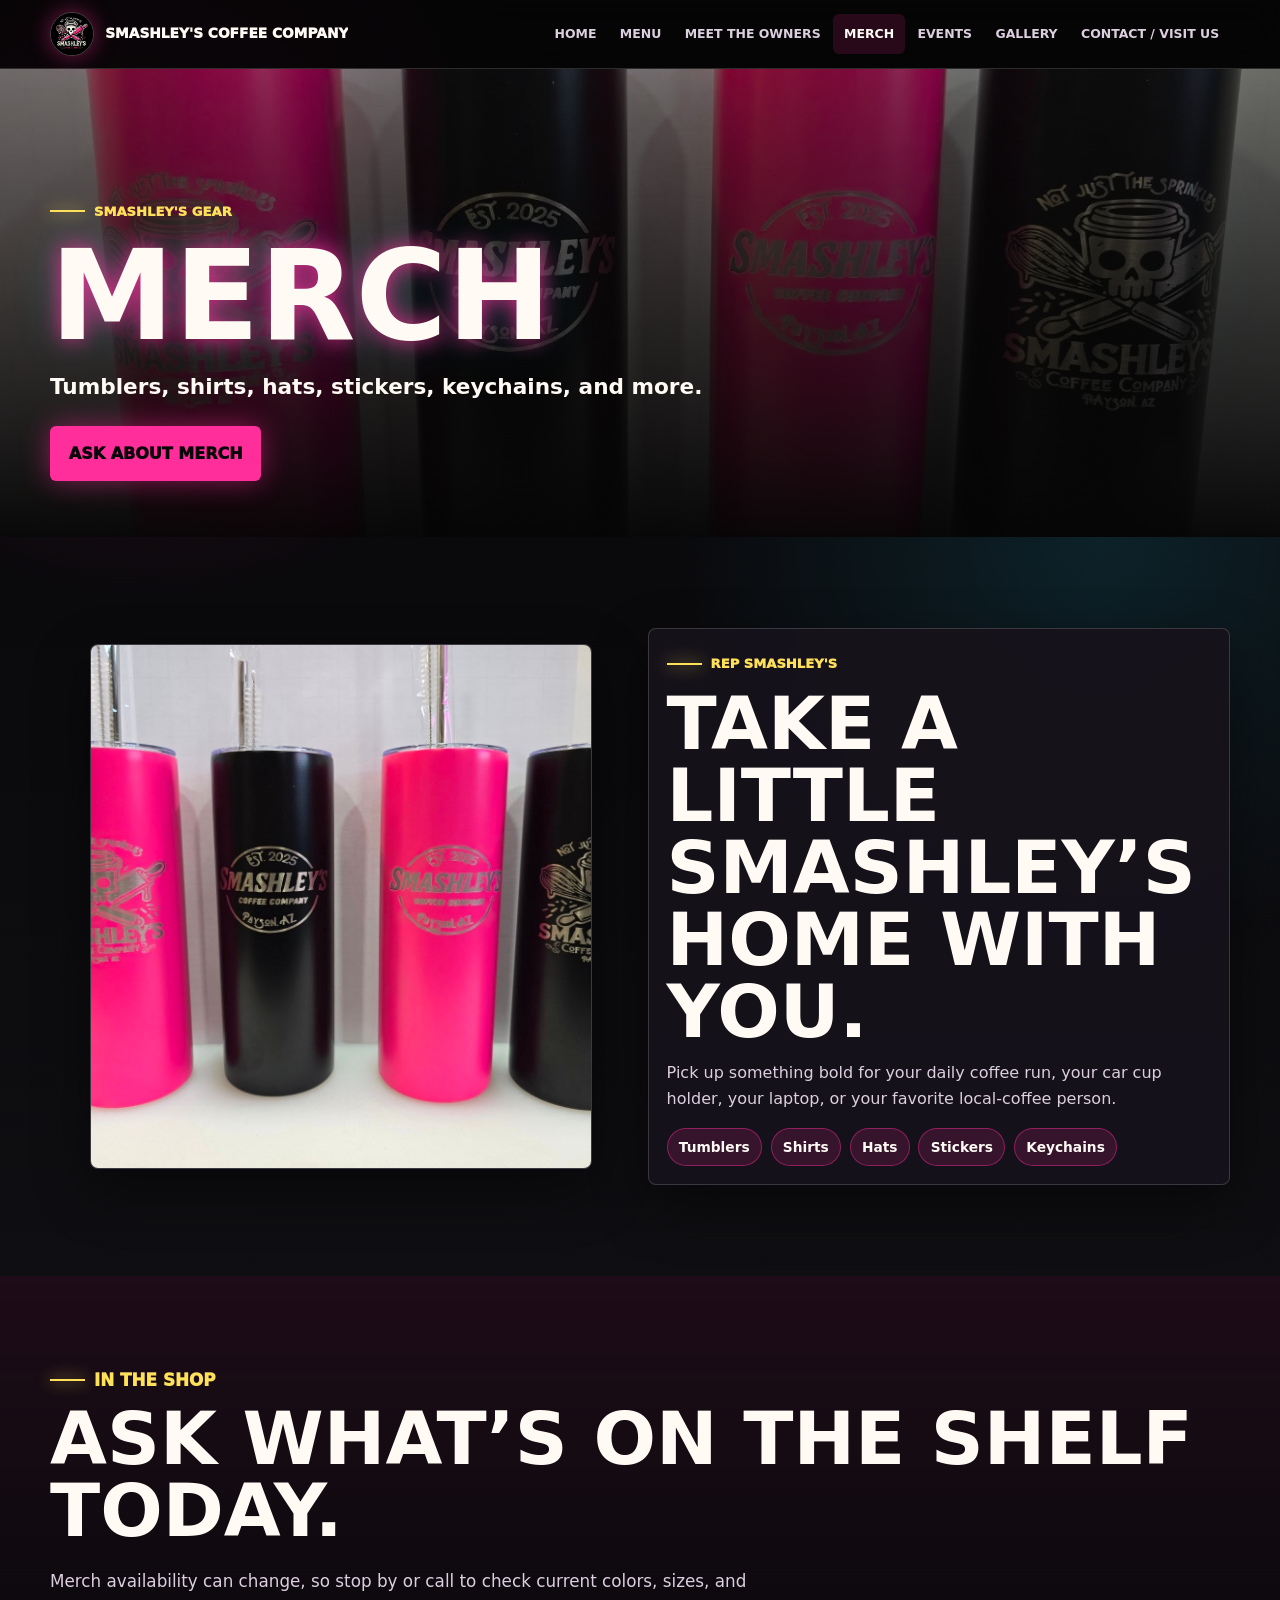
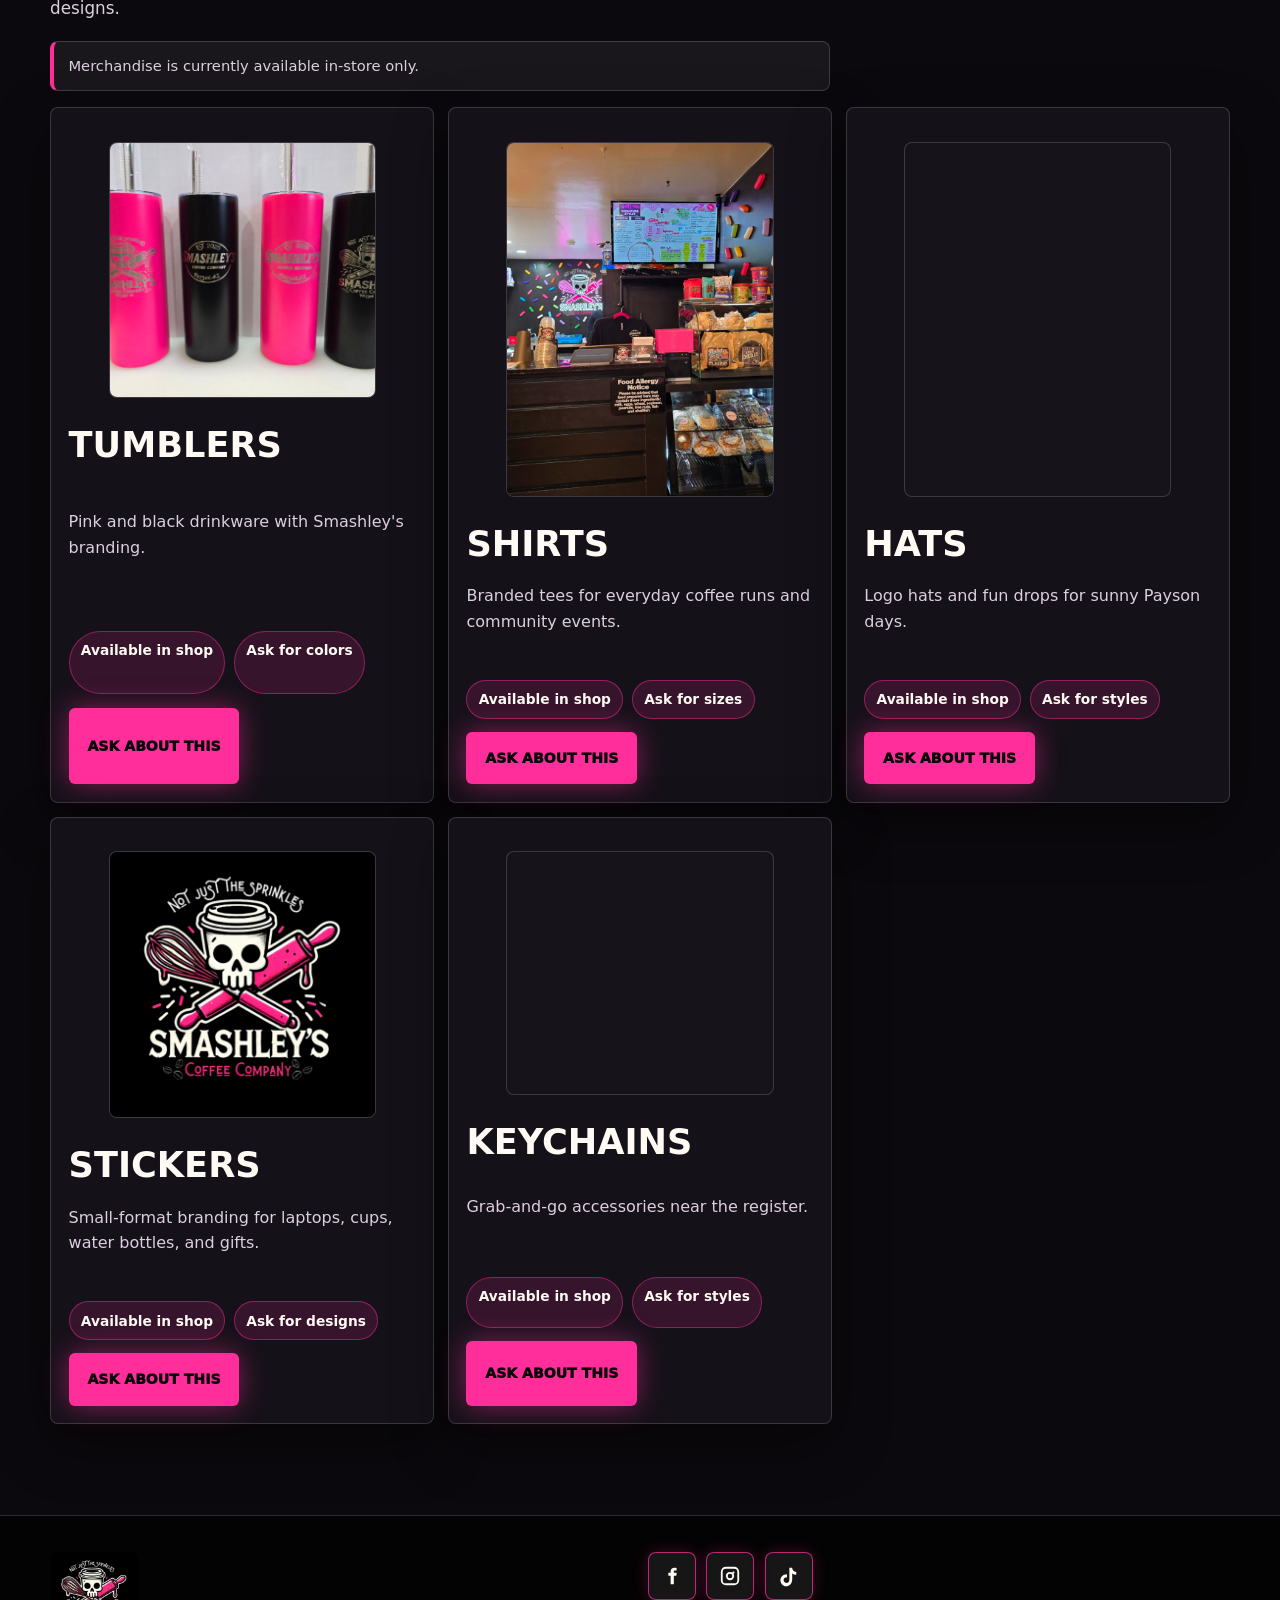
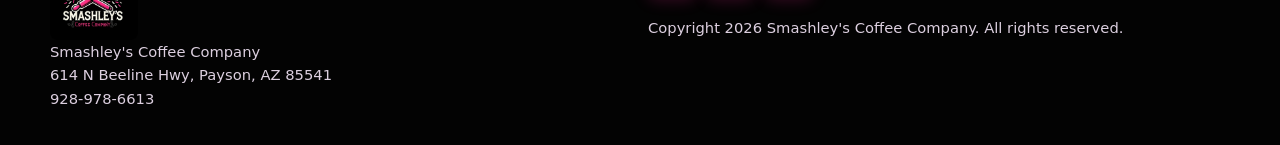
<file: outputs/merch.html>
<!doctype html>
<html lang="en">
<head>
  <meta charset="utf-8">
  <meta name="viewport" content="width=device-width, initial-scale=1">
  <meta name="description" content="Smashley's Coffee Company merch preview: tumblers, shirts, hats, stickers, and keychains.">
  <title>Merch | Smashley's Coffee Company</title>
  <link rel="stylesheet" href="assets/site.css">
</head>
<body>
  <a class="skip-link" href="#main">Skip to content</a>
  <header class="site-header"><div class="nav-wrap"><a class="brand-mark" href="index.html"><img src="assets/logo.jpg" alt="" width="44" height="44"><span>Smashley's Coffee Company</span></a><button class="nav-toggle" type="button" aria-label="Open navigation" aria-controls="site-nav" aria-expanded="false"><span></span></button><nav class="site-nav" id="site-nav"><a href="index.html">Home</a><a href="menu.html">Menu</a><a href="owners.html">Meet The Owners</a><a href="merch.html" aria-current="page">Merch</a><a href="events.html">Events</a><a href="gallery.html">Gallery</a><a href="contact.html">Contact / Visit Us</a></nav></div></header>
  <main id="main">
    <section class="hero compact hero-merch"><div class="hero-inner"><p class="eyebrow reveal">Smashley's Gear</p><h1 class="reveal">Merch</h1><p class="hero-copy reveal">Tumblers, shirts, hats, stickers, keychains, and more.</p><a class="btn btn-primary reveal" href="contact.html">Ask About Merch</a></div></section>
    <section class="section">
      <div class="section-inner merch-panel">
        <figure class="image-frame reveal"><img src="assets/tumblers.jpg" alt="Pink and black Smashley's Coffee Company tumblers with metal straws" width="1440" height="1080" loading="lazy" decoding="async"></figure>
        <div class="panel reveal"><p class="eyebrow">Rep Smashley's</p><h2>Take a Little Smashley&rsquo;s Home With You.</h2><p>Pick up something bold for your daily coffee run, your car cup holder, your laptop, or your favorite local-coffee person.</p><ul class="tag-list"><li>Tumblers</li><li>Shirts</li><li>Hats</li><li>Stickers</li><li>Keychains</li></ul></div>
      </div>
    </section>
    <section class="section alt">
      <div class="section-inner">
        <div class="section-head reveal"><p class="eyebrow">In The Shop</p><h2>Ask what&rsquo;s on the shelf today.</h2><p>Merch availability can change, so stop by or call to check current colors, sizes, and designs.</p></div>
        <p class="notice reveal">Merchandise is currently available in-store only.</p>
        <div class="product-grid">
          <article class="merch-card reveal"><figure class="image-frame"><img src="assets/tumblers.jpg" alt="Smashley's branded tumblers" width="1440" height="1080" loading="lazy" decoding="async"></figure><h3>Tumblers</h3><p>Pink and black drinkware with Smashley's branding.</p><ul class="product-meta"><li>Available in shop</li><li>Ask for colors</li></ul><div class="product-actions"><a class="btn btn-primary btn-small" href="contact.html">Ask About This</a></div></article>
          <article class="merch-card reveal"><figure class="image-frame"><img src="assets/shop-inside.jpg" alt="Smashley's branded shirt displayed inside the shop" width="1179" height="1696" loading="lazy" decoding="async"></figure><h3>Shirts</h3><p>Branded tees for everyday coffee runs and community events.</p><ul class="product-meta"><li>Available in shop</li><li>Ask for sizes</li></ul><div class="product-actions"><a class="btn btn-primary btn-small" href="contact.html">Ask About This</a></div></article>
          <article class="merch-card reveal"><figure class="image-frame"><img src="assets/owners-two.jpg" alt="Smashley's branded hat worn by owner" width="1179" height="1696" loading="lazy" decoding="async"></figure><h3>Hats</h3><p>Logo hats and fun drops for sunny Payson days.</p><ul class="product-meta"><li>Available in shop</li><li>Ask for styles</li></ul><div class="product-actions"><a class="btn btn-primary btn-small" href="contact.html">Ask About This</a></div></article>
          <article class="merch-card reveal"><figure class="image-frame"><img src="assets/logo.jpg" alt="Smashley's Coffee Company skull logo" width="1080" height="1080" loading="lazy" decoding="async"></figure><h3>Stickers</h3><p>Small-format branding for laptops, cups, water bottles, and gifts.</p><ul class="product-meta"><li>Available in shop</li><li>Ask for designs</li></ul><div class="product-actions"><a class="btn btn-primary btn-small" href="contact.html">Ask About This</a></div></article>
          <article class="merch-card reveal"><figure class="image-frame"><img src="assets/logo-cups.jpg" alt="Smashley's logo cups" width="1164" height="873" loading="lazy" decoding="async"></figure><h3>Keychains</h3><p>Grab-and-go accessories near the register.</p><ul class="product-meta"><li>Available in shop</li><li>Ask for styles</li></ul><div class="product-actions"><a class="btn btn-primary btn-small" href="contact.html">Ask About This</a></div></article>
        </div>
      </div>
    </section>
  </main>
  <footer class="site-footer"><div class="footer-inner"><div><img class="footer-logo" src="assets/logo.jpg" alt="Smashley's Coffee Company logo" width="1080" height="1080" loading="lazy" decoding="async"><p class="copyright">Smashley's Coffee Company<br>614 N Beeline Hwy, Payson, AZ 85541<br><a href="tel:+19289786613">928-978-6613</a></p></div><div><div class="socials"><a href="https://www.facebook.com/profile.php?id=61575154135159" target="_blank" rel="noopener" aria-label="Smashley's on Facebook"><svg viewBox="0 0 24 24" aria-hidden="true"><path d="M14 8.5V7.2c0-.7.2-1.1 1.1-1.1H17V3.2c-.9-.1-1.7-.2-2.4-.2-2.4 0-4.1 1.5-4.1 4.2v1.3H8v3.2h2.5V21H14v-9.3h2.7l.4-3.2H14z"/></svg></a><a href="https://www.instagram.com/smashleyscoffeecompany/" target="_blank" rel="noopener" aria-label="Smashley's on Instagram"><svg viewBox="0 0 24 24" aria-hidden="true"><path d="M7.5 2h9A5.5 5.5 0 0 1 22 7.5v9a5.5 5.5 0 0 1-5.5 5.5h-9A5.5 5.5 0 0 1 2 16.5v-9A5.5 5.5 0 0 1 7.5 2zm0 2A3.5 3.5 0 0 0 4 7.5v9A3.5 3.5 0 0 0 7.5 20h9a3.5 3.5 0 0 0 3.5-3.5v-9A3.5 3.5 0 0 0 16.5 4h-9zm4.5 3.5A4.5 4.5 0 1 1 7.5 12 4.5 4.5 0 0 1 12 7.5zm0 2A2.5 2.5 0 1 0 14.5 12 2.5 2.5 0 0 0 12 9.5zm5-1.25a1.25 1.25 0 1 1-1.25-1.25A1.25 1.25 0 0 1 17 8.25z"/></svg></a><a href="https://www.tiktok.com/@smashleyashley25" target="_blank" rel="noopener" aria-label="Smashley's on TikTok"><svg viewBox="0 0 24 24" aria-hidden="true"><path d="M15.4 3c.4 2.7 1.9 4.4 4.5 4.6v3.1c-1.5.1-2.8-.3-4.4-1.3v6.1c0 7.8-8.5 10.2-11.9 4.6-2.2-3.6-.8-9.9 6.2-10.1v3.3c-.5.1-1 .2-1.5.4-1.5.5-2.4 1.5-2.1 3.3.5 3.4 6.7 4.4 6.2-2.2V3h3z"/></svg></a></div><p class="copyright">Copyright <span id="year"></span> Smashley's Coffee Company. All rights reserved.</p></div></div></footer>
  <script src="assets/site.js"></script>
</body>
</html>
</file>
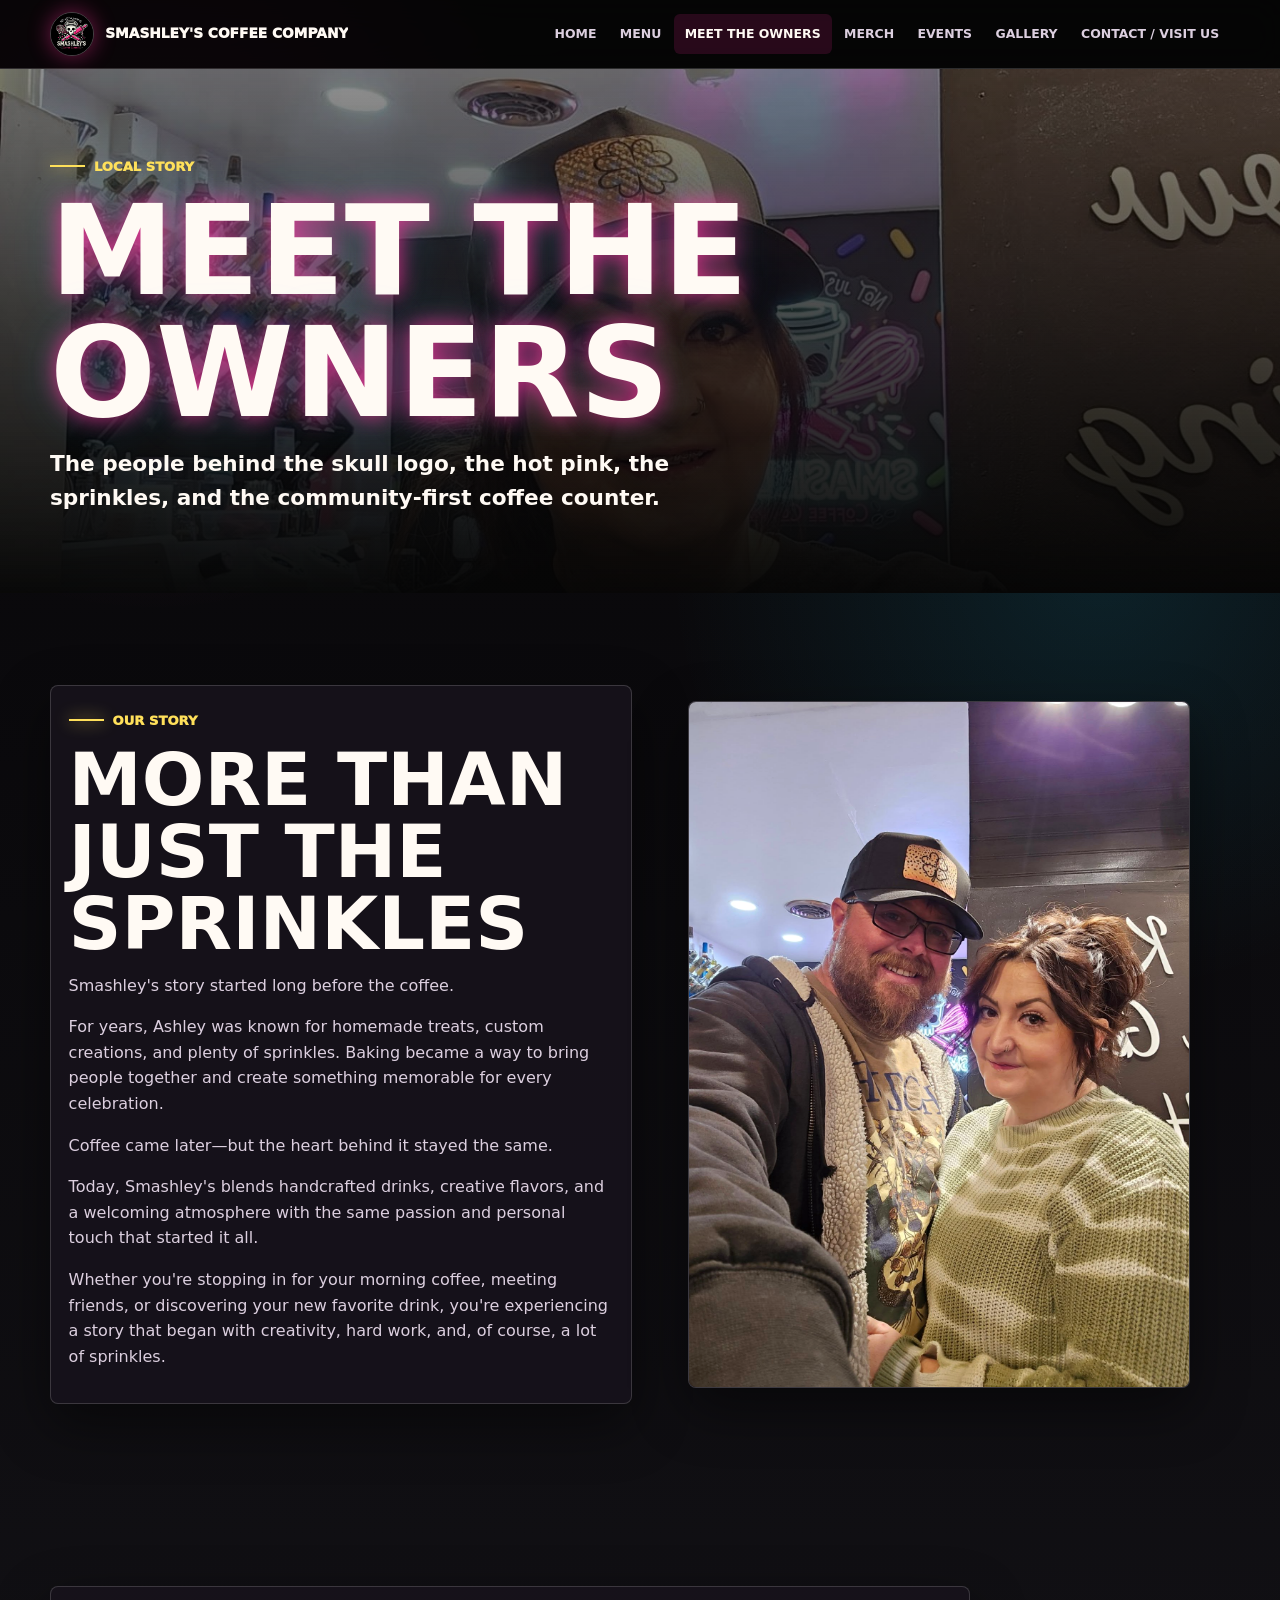
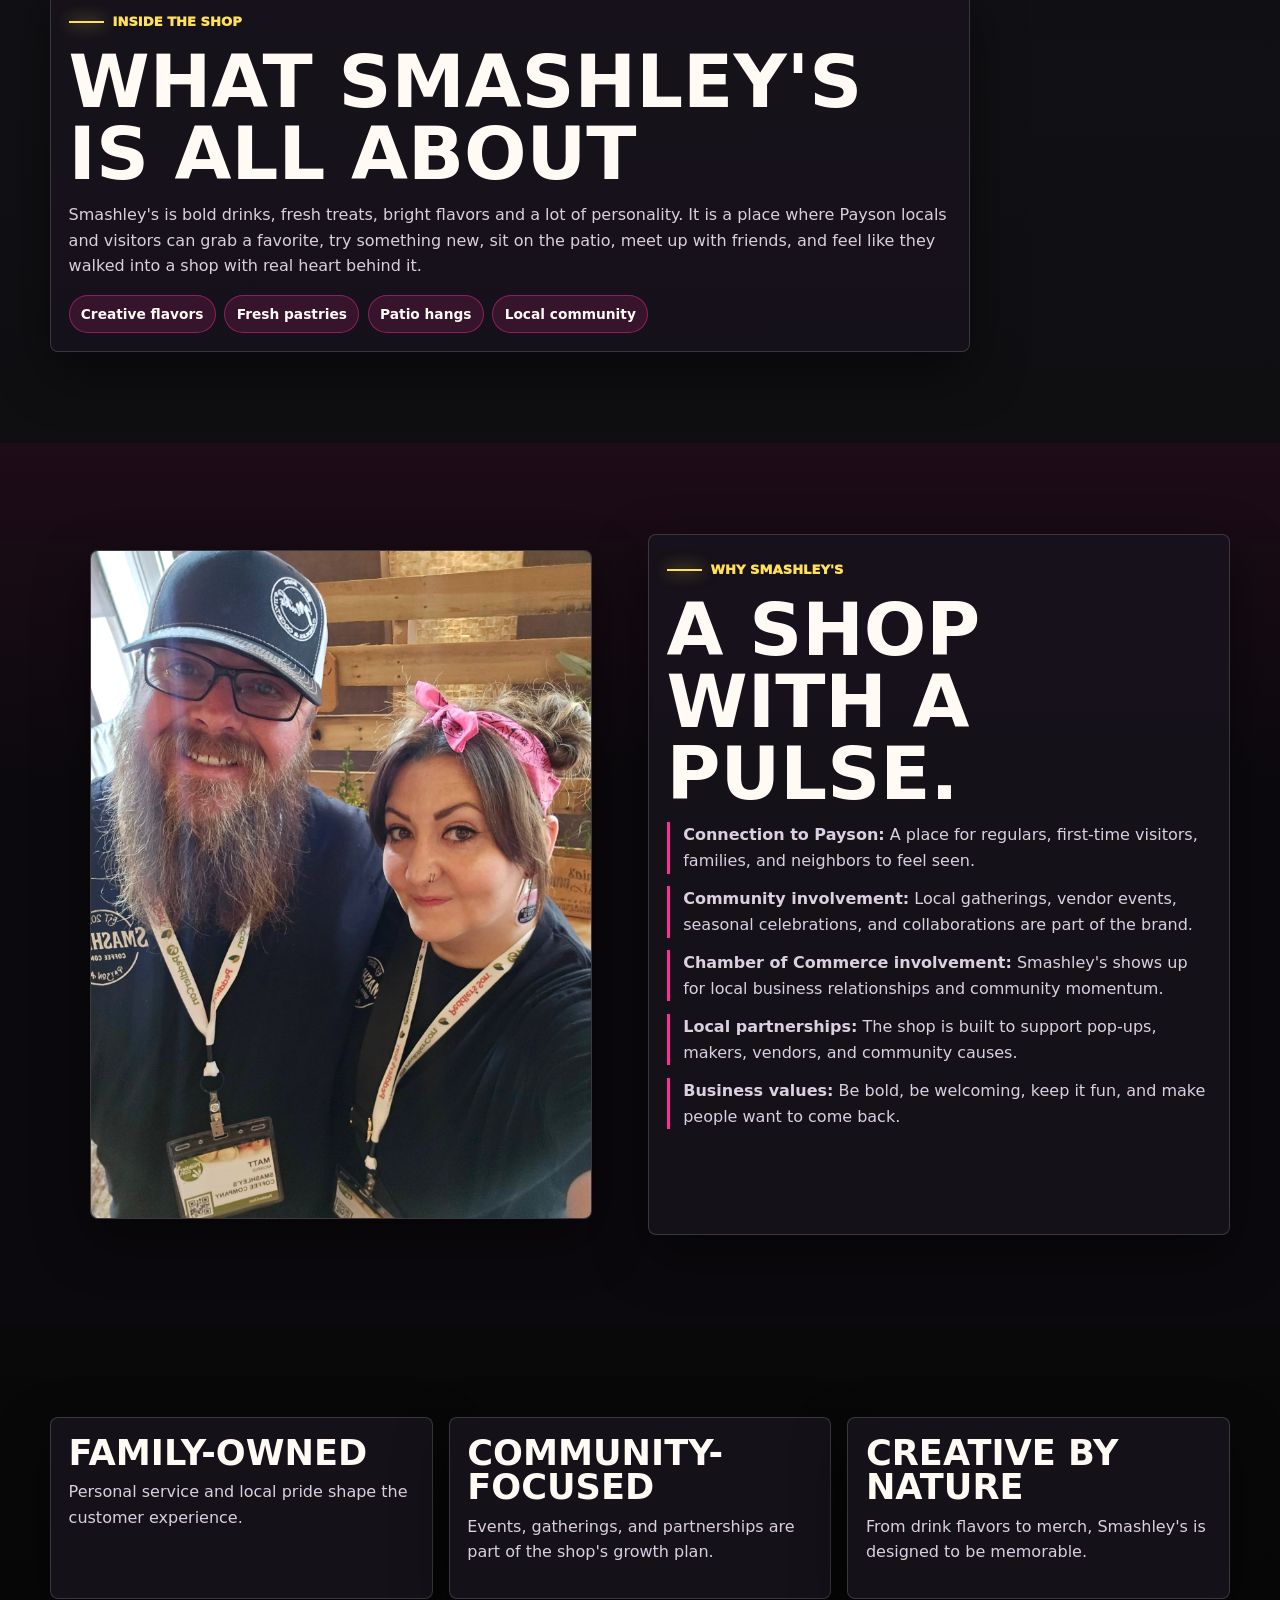
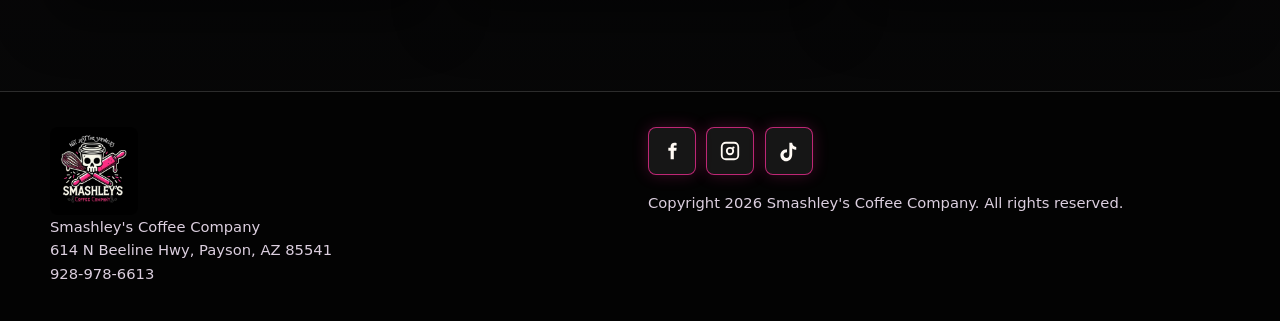
<file: outputs/owners.html>
<!doctype html>
<html lang="en">
<head>
  <meta charset="utf-8">
  <meta name="viewport" content="width=device-width, initial-scale=1">
  <meta name="description" content="Meet Ashley and the Smashley's Coffee Company team in Payson, Arizona.">
  <title>Meet The Owners | Smashley's Coffee Company</title>
  <link rel="stylesheet" href="assets/site.css">
</head>
<body>
  <a class="skip-link" href="#main">Skip to content</a>
  <header class="site-header"><div class="nav-wrap"><a class="brand-mark" href="index.html"><img src="assets/logo.jpg" alt="" width="44" height="44"><span>Smashley's Coffee Company</span></a><button class="nav-toggle" type="button" aria-label="Open navigation" aria-controls="site-nav" aria-expanded="false"><span></span></button><nav class="site-nav" id="site-nav"><a href="index.html">Home</a><a href="menu.html">Menu</a><a href="owners.html" aria-current="page">Meet The Owners</a><a href="merch.html">Merch</a><a href="events.html">Events</a><a href="gallery.html">Gallery</a><a href="contact.html">Contact / Visit Us</a></nav></div></header>
  <main id="main">
    <section class="hero compact hero-owners"><div class="hero-inner"><p class="eyebrow reveal">Local Story</p><h1 class="reveal">Meet The Owners</h1><p class="hero-copy reveal">The people behind the skull logo, the hot pink, the sprinkles, and the community-first coffee counter.</p></div></section>
    <section class="section">
      <div class="section-inner owners-grid">
        <div class="panel reveal">
          <p class="eyebrow">Our Story</p>
          <h2>More Than Just The Sprinkles</h2>
          <p>Smashley's story started long before the coffee.</p>
          <p>For years, Ashley was known for homemade treats, custom creations, and plenty of sprinkles. Baking became a way to bring people together and create something memorable for every celebration.</p>
          <p>Coffee came later&mdash;but the heart behind it stayed the same.</p>
          <p>Today, Smashley's blends handcrafted drinks, creative flavors, and a welcoming atmosphere with the same passion and personal touch that started it all.</p>
          <p>Whether you're stopping in for your morning coffee, meeting friends, or discovering your new favorite drink, you're experiencing a story that began with creativity, hard work, and, of course, a lot of sprinkles.</p>
        </div>
        <figure class="image-frame reveal"><img src="assets/owners-one.jpg" alt="The owners of Smashley's Coffee Company smiling inside the shop" width="1179" height="1696" loading="lazy" decoding="async"></figure>
      </div>
    </section>
    <section class="section">
      <div class="section-inner">
        <div class="panel reveal story-note">
          <p class="eyebrow">Inside The Shop</p>
          <h2>What Smashley's Is All About</h2>
          <p>Smashley's is bold drinks, fresh treats, bright flavors and a lot of personality. It is a place where Payson locals and visitors can grab a favorite, try something new, sit on the patio, meet up with friends, and feel like they walked into a shop with real heart behind it.</p>
          <ul class="tag-list">
            <li>Creative flavors</li><li>Fresh pastries</li><li>Patio hangs</li><li>Local community</li>
          </ul>
        </div>
      </div>
    </section>
    <section class="section alt">
      <div class="section-inner split">
        <figure class="image-frame reveal"><img src="assets/owners-two.jpg" alt="The Smashley's Coffee Company owners in branded shirts and lanyards" width="1179" height="1696" loading="lazy" decoding="async"></figure>
        <div class="panel reveal">
          <p class="eyebrow">Why Smashley's</p>
          <h2>A shop with a pulse.</h2>
          <ul class="value-list">
            <li><strong>Connection to Payson:</strong> A place for regulars, first-time visitors, families, and neighbors to feel seen.</li>
            <li><strong>Community involvement:</strong> Local gatherings, vendor events, seasonal celebrations, and collaborations are part of the brand.</li>
            <li><strong>Chamber of Commerce involvement:</strong> Smashley's shows up for local business relationships and community momentum.</li>
            <li><strong>Local partnerships:</strong> The shop is built to support pop-ups, makers, vendors, and community causes.</li>
            <li><strong>Business values:</strong> Be bold, be welcoming, keep it fun, and make people want to come back.</li>
          </ul>
        </div>
      </div>
    </section>
    <section class="section">
      <div class="section-inner teaser-grid">
        <article class="card reveal"><h3>Family-Owned</h3><p>Personal service and local pride shape the customer experience.</p></article>
        <article class="card reveal"><h3>Community-Focused</h3><p>Events, gatherings, and partnerships are part of the shop's growth plan.</p></article>
        <article class="card reveal"><h3>Creative by Nature</h3><p>From drink flavors to merch, Smashley's is designed to be memorable.</p></article>
      </div>
    </section>
  </main>
  <footer class="site-footer"><div class="footer-inner"><div><img class="footer-logo" src="assets/logo.jpg" alt="Smashley's Coffee Company logo" width="1080" height="1080" loading="lazy" decoding="async"><p class="copyright">Smashley's Coffee Company<br>614 N Beeline Hwy, Payson, AZ 85541<br><a href="tel:+19289786613">928-978-6613</a></p></div><div><div class="socials"><a href="https://www.facebook.com/profile.php?id=61575154135159" target="_blank" rel="noopener" aria-label="Smashley's on Facebook"><svg viewBox="0 0 24 24" aria-hidden="true"><path d="M14 8.5V7.2c0-.7.2-1.1 1.1-1.1H17V3.2c-.9-.1-1.7-.2-2.4-.2-2.4 0-4.1 1.5-4.1 4.2v1.3H8v3.2h2.5V21H14v-9.3h2.7l.4-3.2H14z"/></svg></a><a href="https://www.instagram.com/smashleyscoffeecompany/" target="_blank" rel="noopener" aria-label="Smashley's on Instagram"><svg viewBox="0 0 24 24" aria-hidden="true"><path d="M7.5 2h9A5.5 5.5 0 0 1 22 7.5v9a5.5 5.5 0 0 1-5.5 5.5h-9A5.5 5.5 0 0 1 2 16.5v-9A5.5 5.5 0 0 1 7.5 2zm0 2A3.5 3.5 0 0 0 4 7.5v9A3.5 3.5 0 0 0 7.5 20h9a3.5 3.5 0 0 0 3.5-3.5v-9A3.5 3.5 0 0 0 16.5 4h-9zm4.5 3.5A4.5 4.5 0 1 1 7.5 12 4.5 4.5 0 0 1 12 7.5zm0 2A2.5 2.5 0 1 0 14.5 12 2.5 2.5 0 0 0 12 9.5zm5-1.25a1.25 1.25 0 1 1-1.25-1.25A1.25 1.25 0 0 1 17 8.25z"/></svg></a><a href="https://www.tiktok.com/@smashleyashley25" target="_blank" rel="noopener" aria-label="Smashley's on TikTok"><svg viewBox="0 0 24 24" aria-hidden="true"><path d="M15.4 3c.4 2.7 1.9 4.4 4.5 4.6v3.1c-1.5.1-2.8-.3-4.4-1.3v6.1c0 7.8-8.5 10.2-11.9 4.6-2.2-3.6-.8-9.9 6.2-10.1v3.3c-.5.1-1 .2-1.5.4-1.5.5-2.4 1.5-2.1 3.3.5 3.4 6.7 4.4 6.2-2.2V3h3z"/></svg></a></div><p class="copyright">Copyright <span id="year"></span> Smashley's Coffee Company. All rights reserved.</p></div></div></footer>
  <script src="assets/site.js"></script>
</body>
</html>
</file>
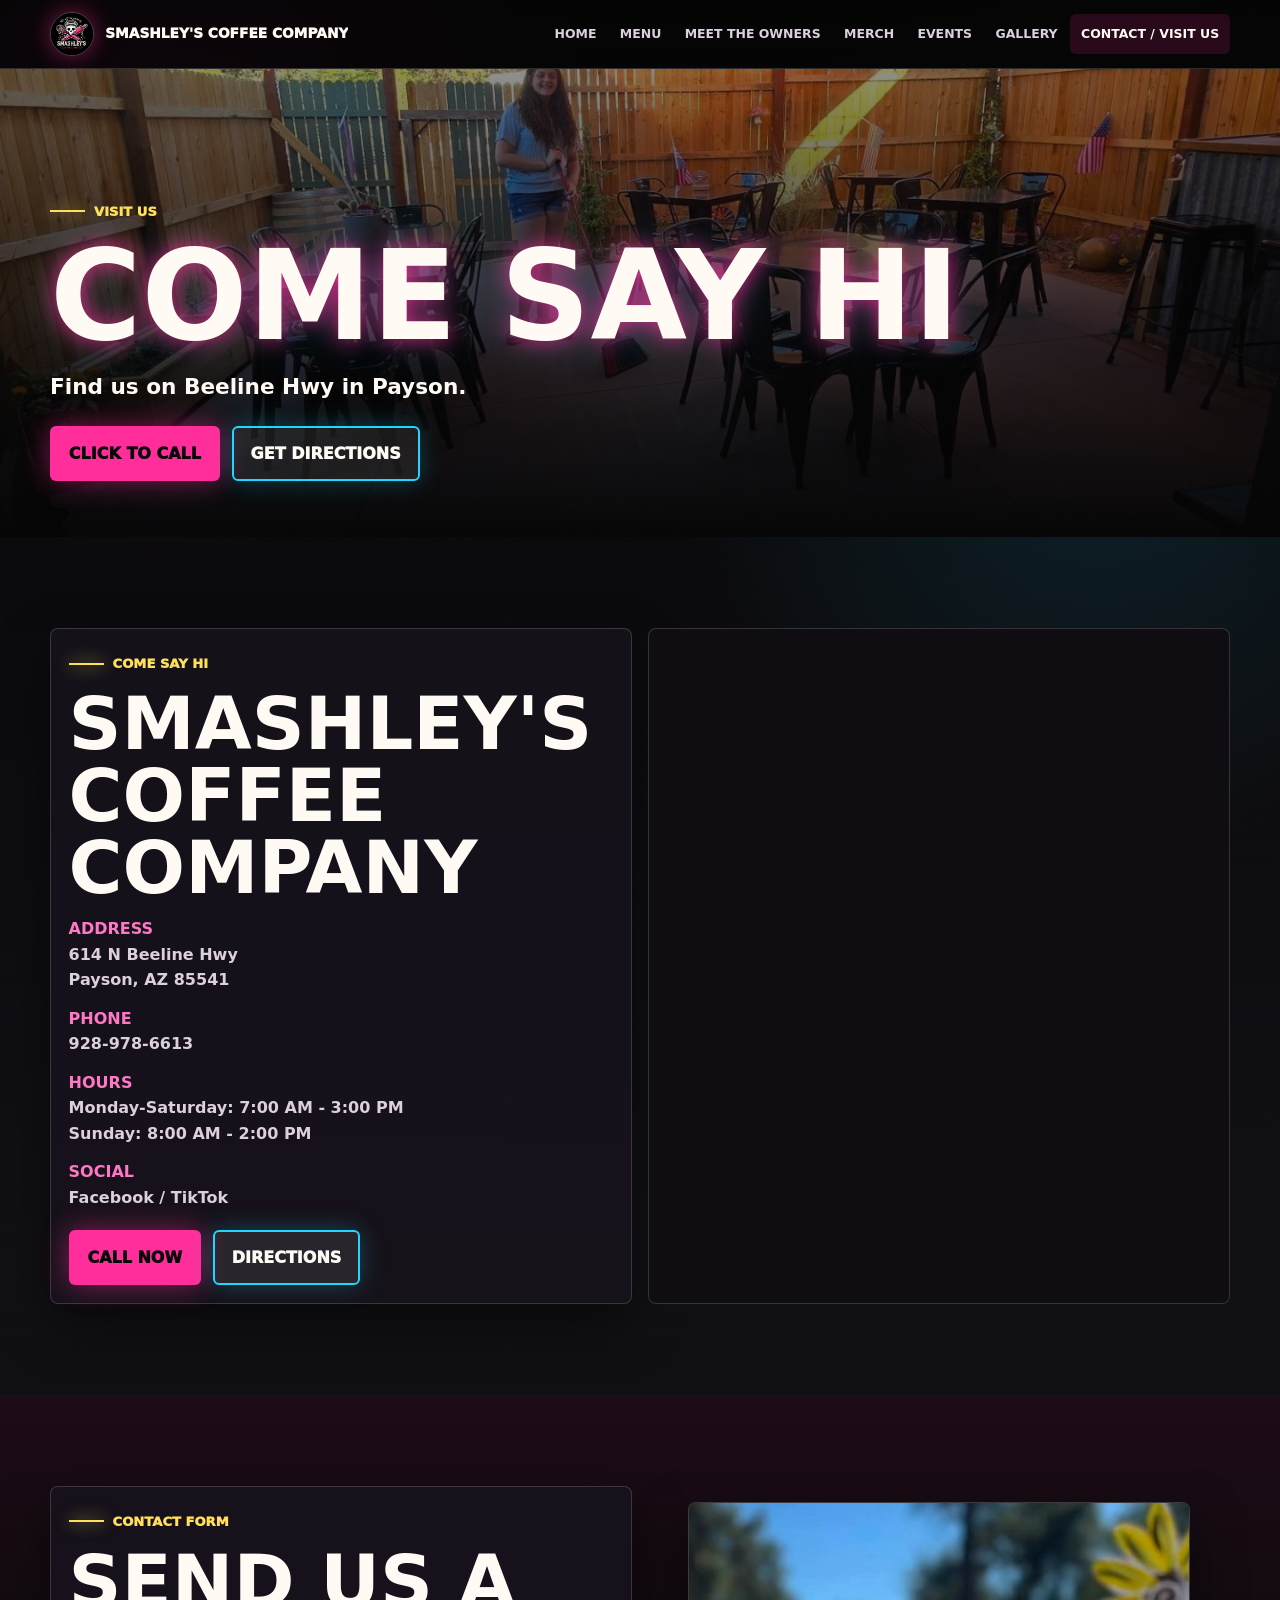
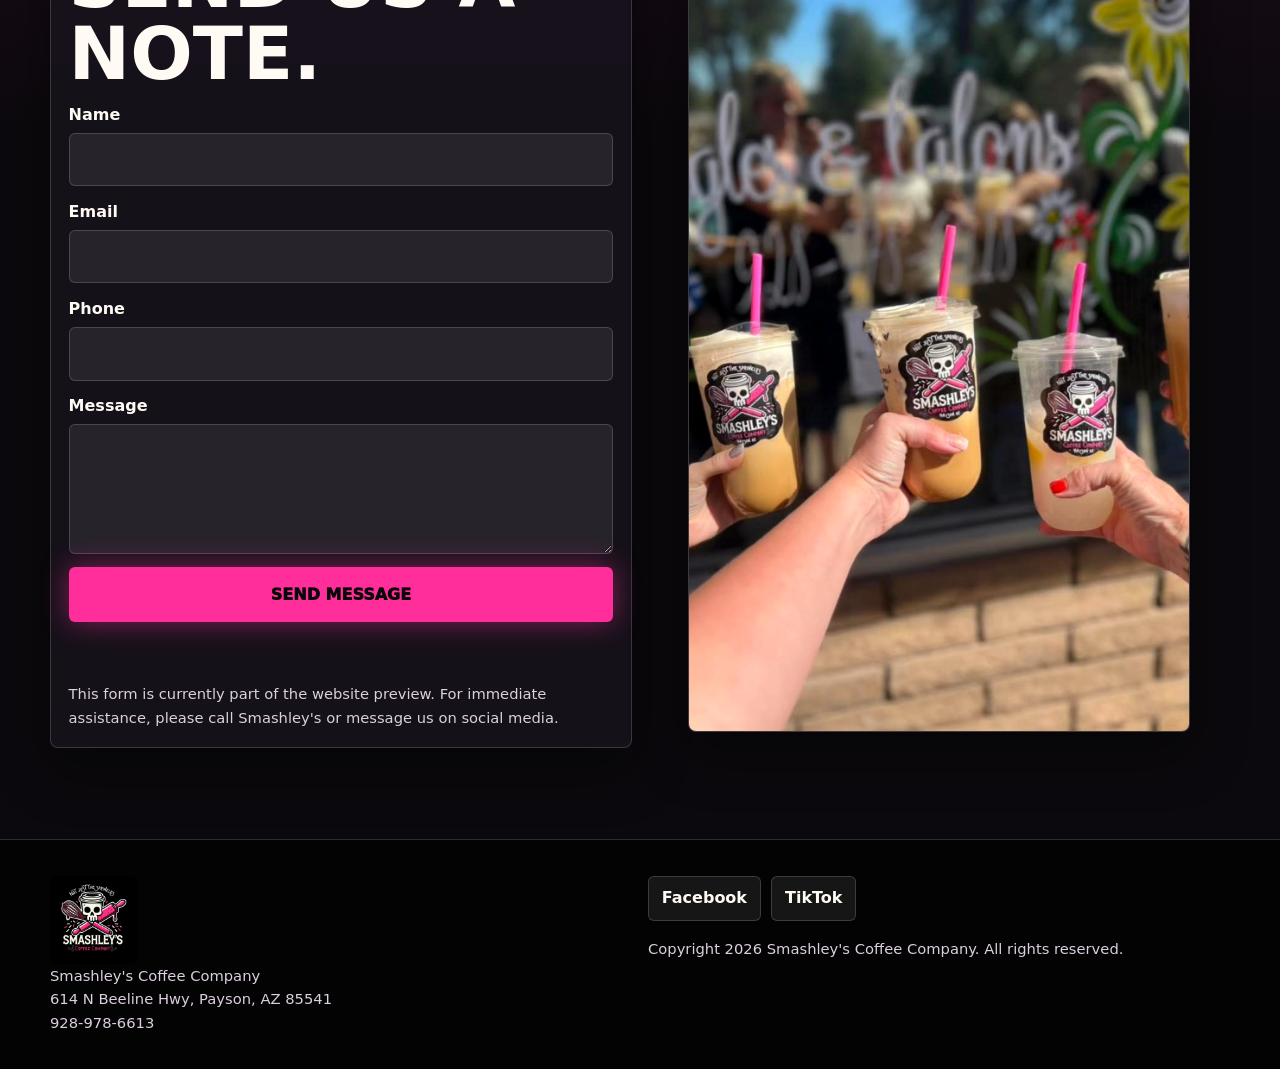
<file: files-mentioned-by-the-user-smashleys/outputs/contact.html>
<!doctype html>
<html lang="en">
<head>
  <meta charset="utf-8">
  <meta name="viewport" content="width=device-width, initial-scale=1">
  <meta name="description" content="Contact and visit Smashley's Coffee Company at 614 N Beeline Hwy in Payson, Arizona.">
  <title>Contact / Visit Us | Smashley's Coffee Company</title>
  <link rel="stylesheet" href="assets/site.css">
</head>
<body>
  <a class="skip-link" href="#main">Skip to content</a>
  <header class="site-header"><div class="nav-wrap"><a class="brand-mark" href="index.html"><img src="assets/logo.jpg" alt="" width="44" height="44"><span>Smashley's Coffee Company</span></a><button class="nav-toggle" type="button" aria-label="Open navigation" aria-controls="site-nav" aria-expanded="false"><span></span></button><nav class="site-nav" id="site-nav"><a href="index.html">Home</a><a href="menu.html">Menu</a><a href="owners.html">Meet The Owners</a><a href="merch.html">Merch</a><a href="events.html">Events</a><a href="gallery.html">Gallery</a><a href="contact.html" aria-current="page">Contact / Visit Us</a></nav></div></header>
  <main id="main">
    <section class="hero compact hero-contact"><div class="hero-inner"><p class="eyebrow reveal">Visit Us</p><h1 class="reveal">Come Say Hi</h1><p class="hero-copy reveal">Find us on Beeline Hwy in Payson.</p><div class="button-row reveal"><a class="btn btn-primary" href="tel:+19289786613">Click To Call</a><a class="btn btn-secondary" href="https://www.google.com/maps/search/?api=1&query=614%20N%20Beeline%20Hwy%2C%20Payson%2C%20AZ%2085541" target="_blank" rel="noopener">Get Directions</a></div></div></section>
    <section class="section">
      <div class="section-inner visit-grid">
        <div class="visit-card reveal">
          <p class="eyebrow">Come Say Hi</p>
          <h2>Smashley's Coffee Company</h2>
          <ul class="info-list">
            <li><strong>Address</strong><a href="https://www.google.com/maps/search/?api=1&query=614%20N%20Beeline%20Hwy%2C%20Payson%2C%20AZ%2085541" target="_blank" rel="noopener">614 N Beeline Hwy<br>Payson, AZ 85541</a></li>
            <li><strong>Phone</strong><a href="tel:+19289786613">928-978-6613</a></li>
            <li><strong>Hours</strong><span>Monday-Saturday: 7:00 AM - 3:00 PM<br>Sunday: 8:00 AM - 2:00 PM</span></li>
            <li><strong>Social</strong><span><a href="https://www.facebook.com/profile.php?id=61575154135159" target="_blank" rel="noopener">Facebook</a> / <a href="https://www.tiktok.com/@smashleyashley25" target="_blank" rel="noopener">TikTok</a></span></li>
          </ul>
          <div class="button-row" style="margin-top:1.2rem"><a class="btn btn-primary" href="tel:+19289786613">Call Now</a><a class="btn btn-secondary" href="https://www.google.com/maps/search/?api=1&query=614%20N%20Beeline%20Hwy%2C%20Payson%2C%20AZ%2085541" target="_blank" rel="noopener">Directions</a></div>
        </div>
        <div class="map-embed reveal">
          <iframe title="Google Map for Smashley's Coffee Company" loading="lazy" referrerpolicy="no-referrer-when-downgrade" src="https://www.google.com/maps?q=614%20N%20Beeline%20Hwy%2C%20Payson%2C%20AZ%2085541&output=embed"></iframe>
        </div>
      </div>
    </section>
    <section class="section alt">
      <div class="section-inner split">
        <form class="form-card reveal" data-form-note>
          <p class="eyebrow">Contact Form</p>
          <h2>Send us a note.</h2>
          <div class="form-grid">
            <label>Name<input type="text" name="name" autocomplete="name" required></label>
            <label>Email<input type="email" name="email" autocomplete="email" required></label>
            <label>Phone<input type="tel" name="phone" autocomplete="tel"></label>
            <label>Message<textarea name="message" required></textarea></label>
            <button class="btn btn-primary" type="submit">Send Message</button>
            <p class="form-note" aria-live="polite"></p>
          </div>
          <p class="helper-text">This form is currently part of the website preview. For immediate assistance, please call Smashley's or message us on social media.</p>
        </form>
        <figure class="image-frame reveal"><img src="assets/drinks-friends.jpg" alt="Friends raising Smashley's iced drinks outside the shop" width="1077" height="1806" loading="lazy" decoding="async"></figure>
      </div>
    </section>
  </main>
  <footer class="site-footer"><div class="footer-inner"><div><img class="footer-logo" src="assets/logo.jpg" alt="Smashley's Coffee Company logo" width="1080" height="1080" loading="lazy" decoding="async"><p class="copyright">Smashley's Coffee Company<br>614 N Beeline Hwy, Payson, AZ 85541<br><a href="tel:+19289786613">928-978-6613</a></p></div><div><div class="socials"><a href="https://www.facebook.com/profile.php?id=61575154135159" target="_blank" rel="noopener">Facebook</a><a href="https://www.tiktok.com/@smashleyashley25" target="_blank" rel="noopener">TikTok</a></div><p class="copyright">Copyright <span id="year"></span> Smashley's Coffee Company. All rights reserved.</p></div></div></footer>
  <script src="assets/site.js"></script>
</body>
</html>
</file>
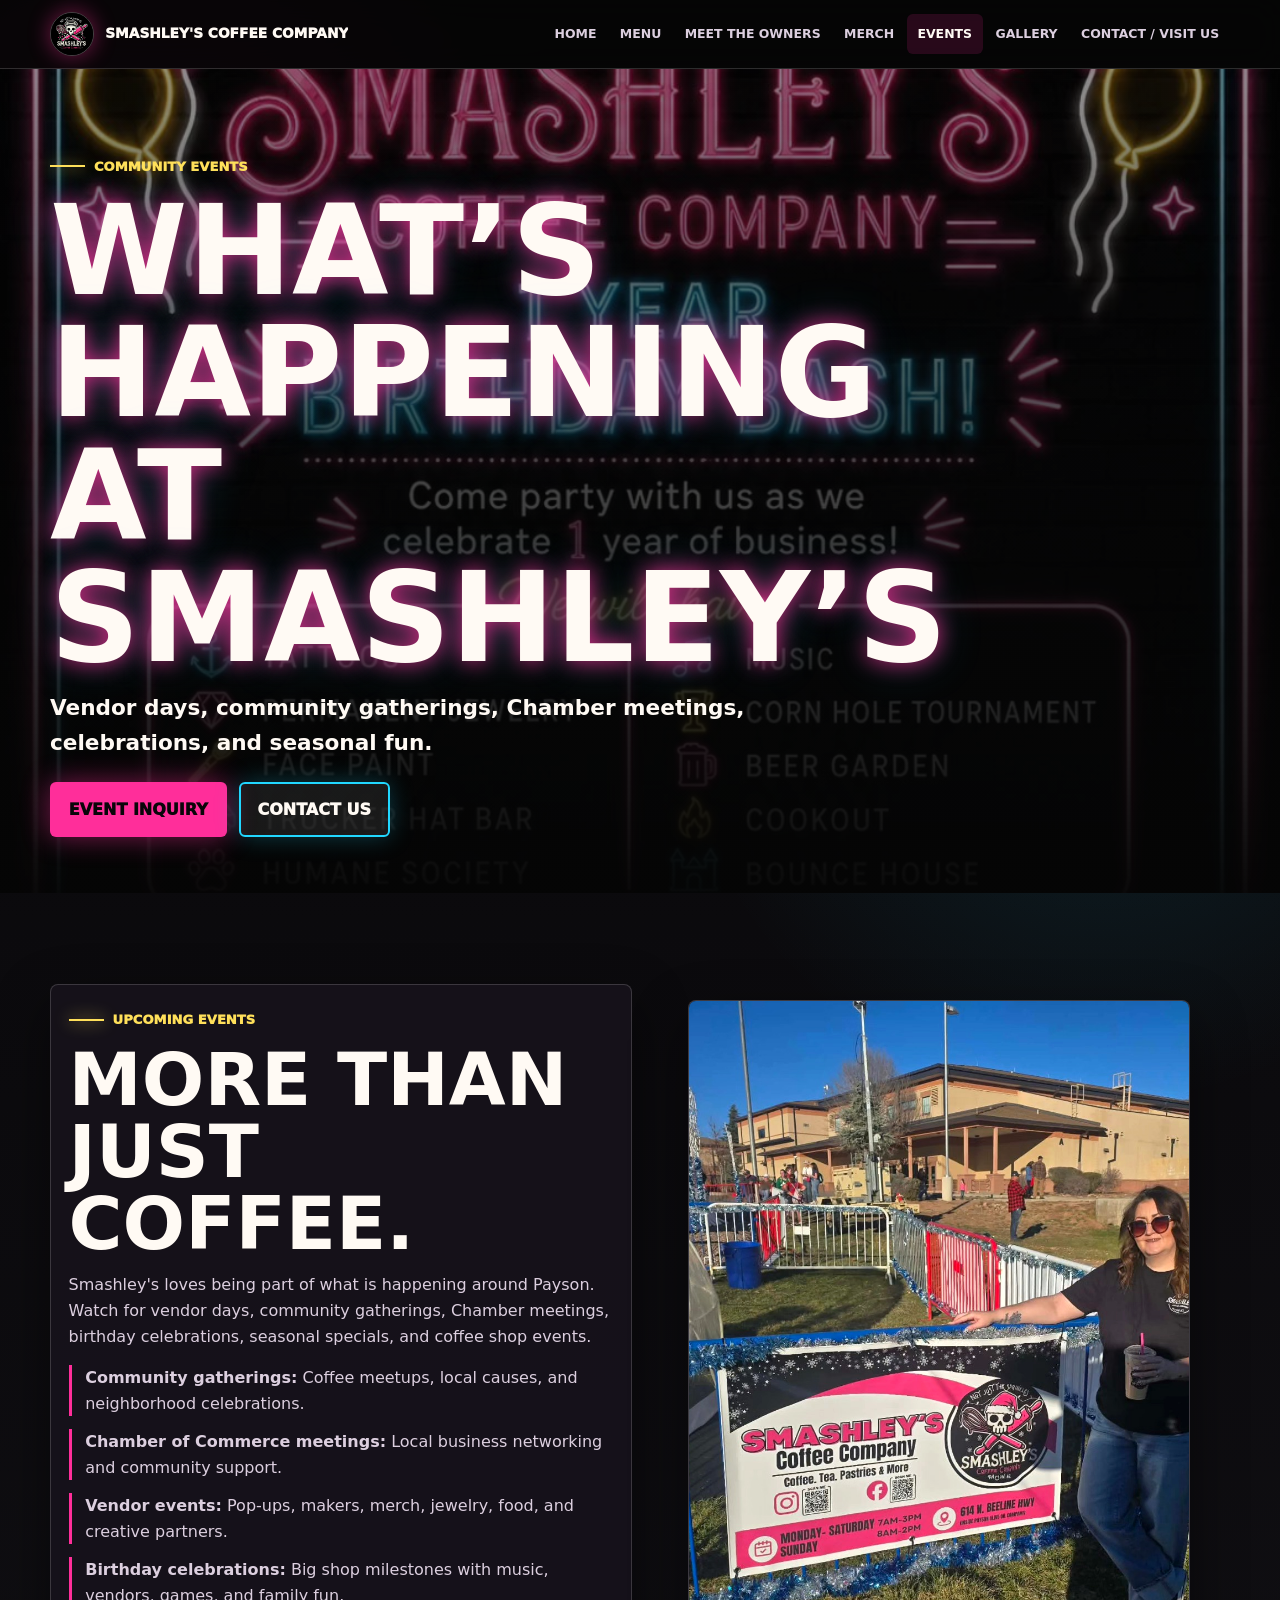
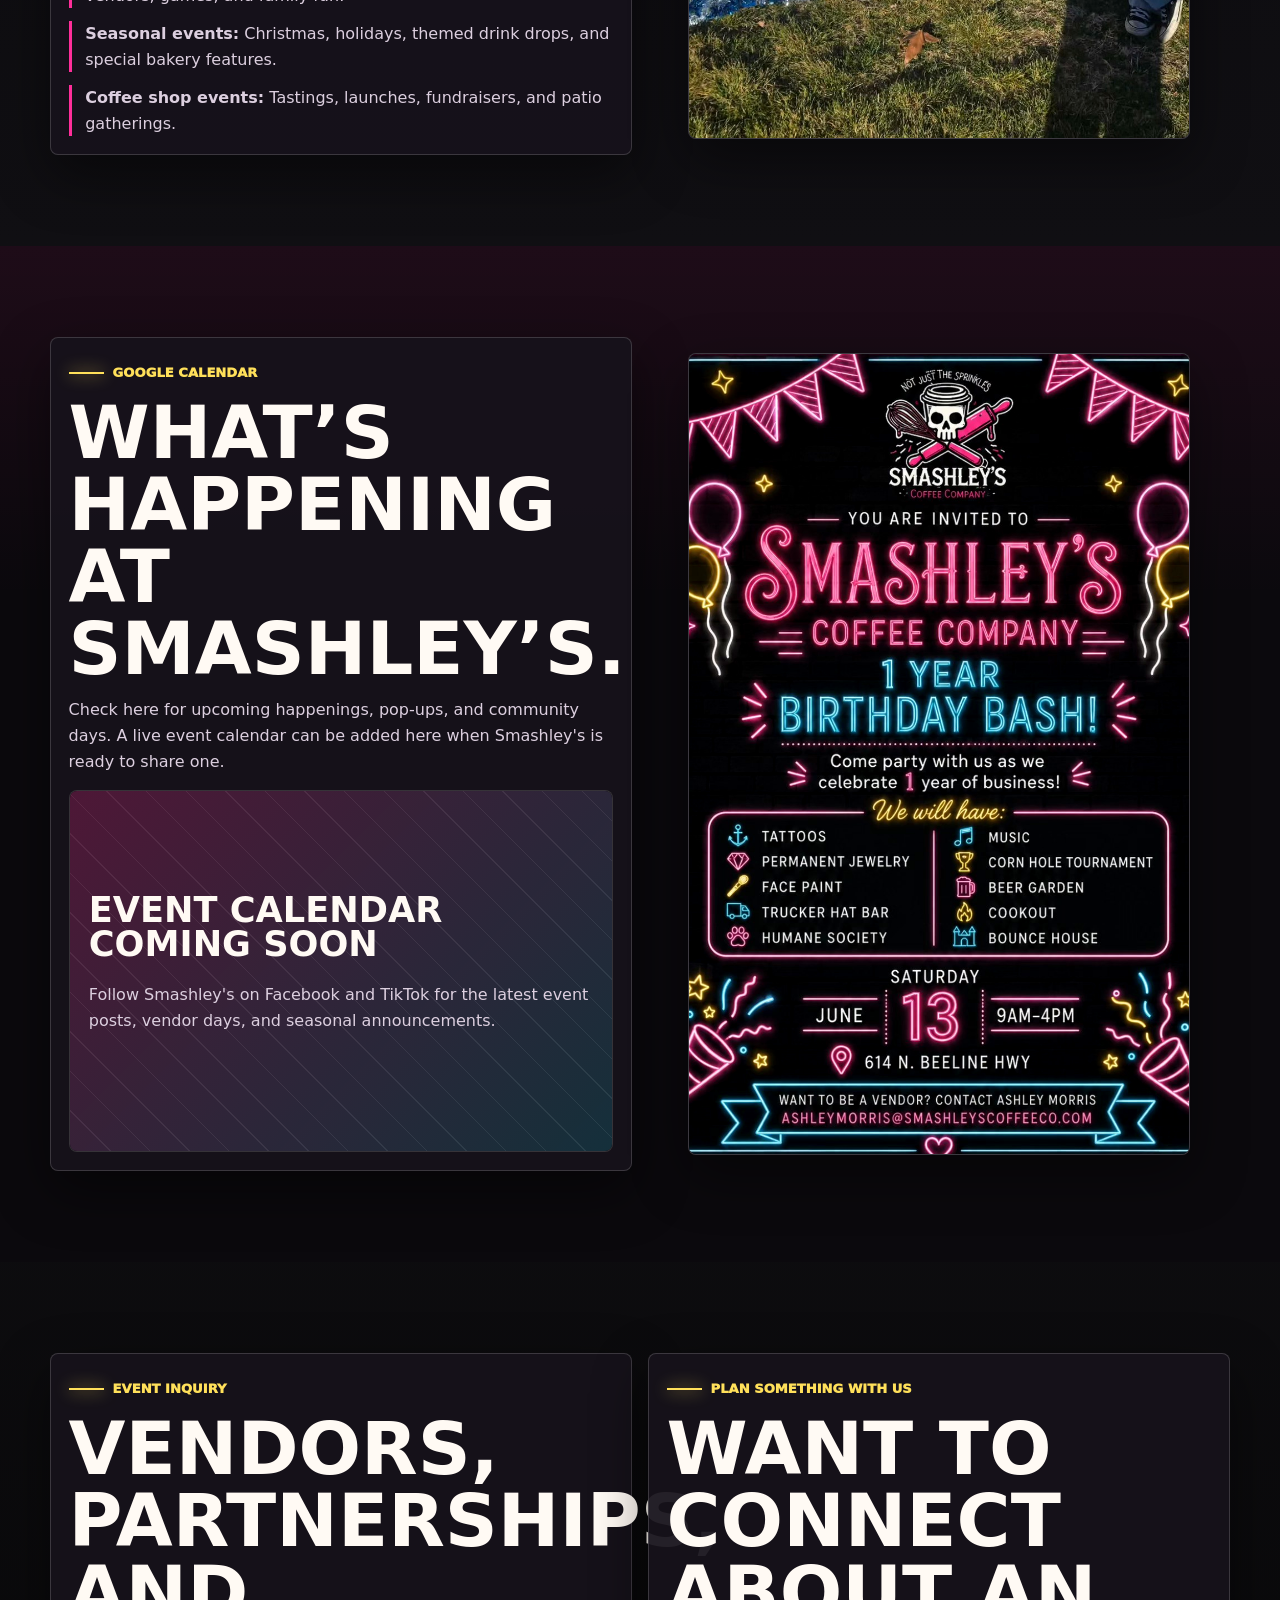
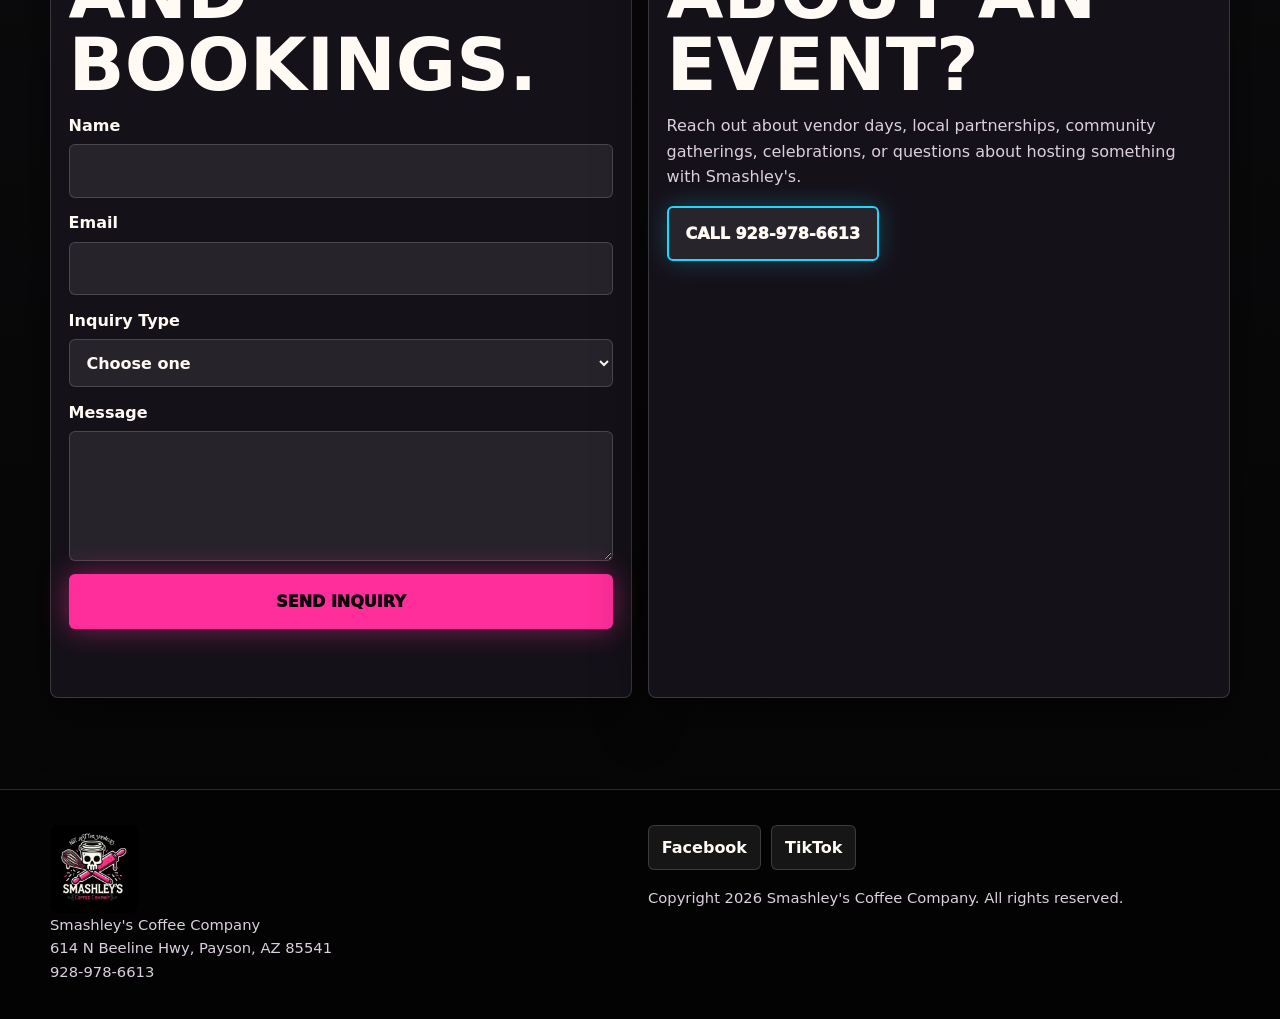
<file: files-mentioned-by-the-user-smashleys/outputs/events.html>
<!doctype html>
<html lang="en">
<head>
  <meta charset="utf-8">
  <meta name="viewport" content="width=device-width, initial-scale=1">
  <meta name="description" content="Community events, vendor gatherings, Chamber of Commerce meetings, and seasonal happenings at Smashley's Coffee Company.">
  <title>Events | Smashley's Coffee Company</title>
  <link rel="stylesheet" href="assets/site.css">
</head>
<body>
  <a class="skip-link" href="#main">Skip to content</a>
  <header class="site-header"><div class="nav-wrap"><a class="brand-mark" href="index.html"><img src="assets/logo.jpg" alt="" width="44" height="44"><span>Smashley's Coffee Company</span></a><button class="nav-toggle" type="button" aria-label="Open navigation" aria-controls="site-nav" aria-expanded="false"><span></span></button><nav class="site-nav" id="site-nav"><a href="index.html">Home</a><a href="menu.html">Menu</a><a href="owners.html">Meet The Owners</a><a href="merch.html">Merch</a><a href="events.html" aria-current="page">Events</a><a href="gallery.html">Gallery</a><a href="contact.html">Contact / Visit Us</a></nav></div></header>
  <main id="main">
    <section class="hero compact hero-events"><div class="hero-inner"><p class="eyebrow reveal">Community Events</p><h1 class="reveal">What&rsquo;s Happening at Smashley&rsquo;s</h1><p class="hero-copy reveal">Vendor days, community gatherings, Chamber meetings, celebrations, and seasonal fun.</p><div class="button-row reveal"><a class="btn btn-primary" href="#inquiry">Event Inquiry</a><a class="btn btn-secondary" href="contact.html">Contact Us</a></div></div></section>
    <section class="section">
      <div class="section-inner event-grid">
        <div class="panel reveal">
          <p class="eyebrow">Upcoming Events</p>
          <h2>More Than Just Coffee.</h2>
          <p>Smashley's loves being part of what is happening around Payson. Watch for vendor days, community gatherings, Chamber meetings, birthday celebrations, seasonal specials, and coffee shop events.</p>
          <ul class="event-list">
            <li><strong>Community gatherings:</strong> Coffee meetups, local causes, and neighborhood celebrations.</li>
            <li><strong>Chamber of Commerce meetings:</strong> Local business networking and community support.</li>
            <li><strong>Vendor events:</strong> Pop-ups, makers, merch, jewelry, food, and creative partners.</li>
            <li><strong>Birthday celebrations:</strong> Big shop milestones with music, vendors, games, and family fun.</li>
            <li><strong>Seasonal events:</strong> Christmas, holidays, themed drink drops, and special bakery features.</li>
            <li><strong>Coffee shop events:</strong> Tastings, launches, fundraisers, and patio gatherings.</li>
          </ul>
        </div>
        <figure class="image-frame reveal"><img src="assets/christmas-event.jpg" alt="Smashley's Coffee Company banner at a community Christmas event" width="1440" height="1149" loading="lazy" decoding="async"></figure>
      </div>
    </section>
    <section class="section alt">
      <div class="section-inner split">
        <div class="calendar-box reveal">
          <p class="eyebrow">Google Calendar</p>
          <h2>What&rsquo;s Happening at Smashley&rsquo;s.</h2>
          <p>Check here for upcoming happenings, pop-ups, and community days. A live event calendar can be added here when Smashley's is ready to share one.</p>
          <div class="calendar-embed" aria-label="Google Calendar section">
            <div class="calendar-note">
              <h3>Event Calendar Coming Soon</h3>
              <p>Follow Smashley's on Facebook and TikTok for the latest event posts, vendor days, and seasonal announcements.</p>
            </div>
          </div>
        </div>
        <figure class="image-frame reveal"><img src="assets/birthday-bash.jpg" alt="Smashley's one year birthday bash neon event flyer" width="1080" height="1440" loading="lazy" decoding="async"></figure>
      </div>
    </section>
    <section class="section" id="inquiry">
      <div class="section-inner split">
        <div class="form-card reveal">
          <p class="eyebrow">Event Inquiry</p>
          <h2>Vendors, partnerships, and bookings.</h2>
          <form class="form-grid" data-form-note>
            <label>Name<input type="text" name="name" autocomplete="name" required></label>
            <label>Email<input type="email" name="email" autocomplete="email" required></label>
            <label>Inquiry Type<select name="type" required><option value="">Choose one</option><option>Vendor Event</option><option>Community Partnership</option><option>Chamber / Business Gathering</option><option>Birthday or Seasonal Event</option><option>Private Booking Question</option></select></label>
            <label>Message<textarea name="message" required></textarea></label>
            <button class="btn btn-primary" type="submit">Send Inquiry</button>
            <p class="form-note" aria-live="polite"></p>
          </form>
        </div>
        <div class="panel reveal">
          <p class="eyebrow">Plan Something With Us</p>
          <h2>Want to connect about an event?</h2>
          <p>Reach out about vendor days, local partnerships, community gatherings, celebrations, or questions about hosting something with Smashley's.</p>
          <a class="btn btn-secondary" href="tel:+19289786613">Call 928-978-6613</a>
        </div>
      </div>
    </section>
  </main>
  <footer class="site-footer"><div class="footer-inner"><div><img class="footer-logo" src="assets/logo.jpg" alt="Smashley's Coffee Company logo" width="1080" height="1080" loading="lazy" decoding="async"><p class="copyright">Smashley's Coffee Company<br>614 N Beeline Hwy, Payson, AZ 85541<br><a href="tel:+19289786613">928-978-6613</a></p></div><div><div class="socials"><a href="https://www.facebook.com/profile.php?id=61575154135159" target="_blank" rel="noopener">Facebook</a><a href="https://www.tiktok.com/@smashleyashley25" target="_blank" rel="noopener">TikTok</a></div><p class="copyright">Copyright <span id="year"></span> Smashley's Coffee Company. All rights reserved.</p></div></div></footer>
  <script src="assets/site.js"></script>
</body>
</html>
</file>
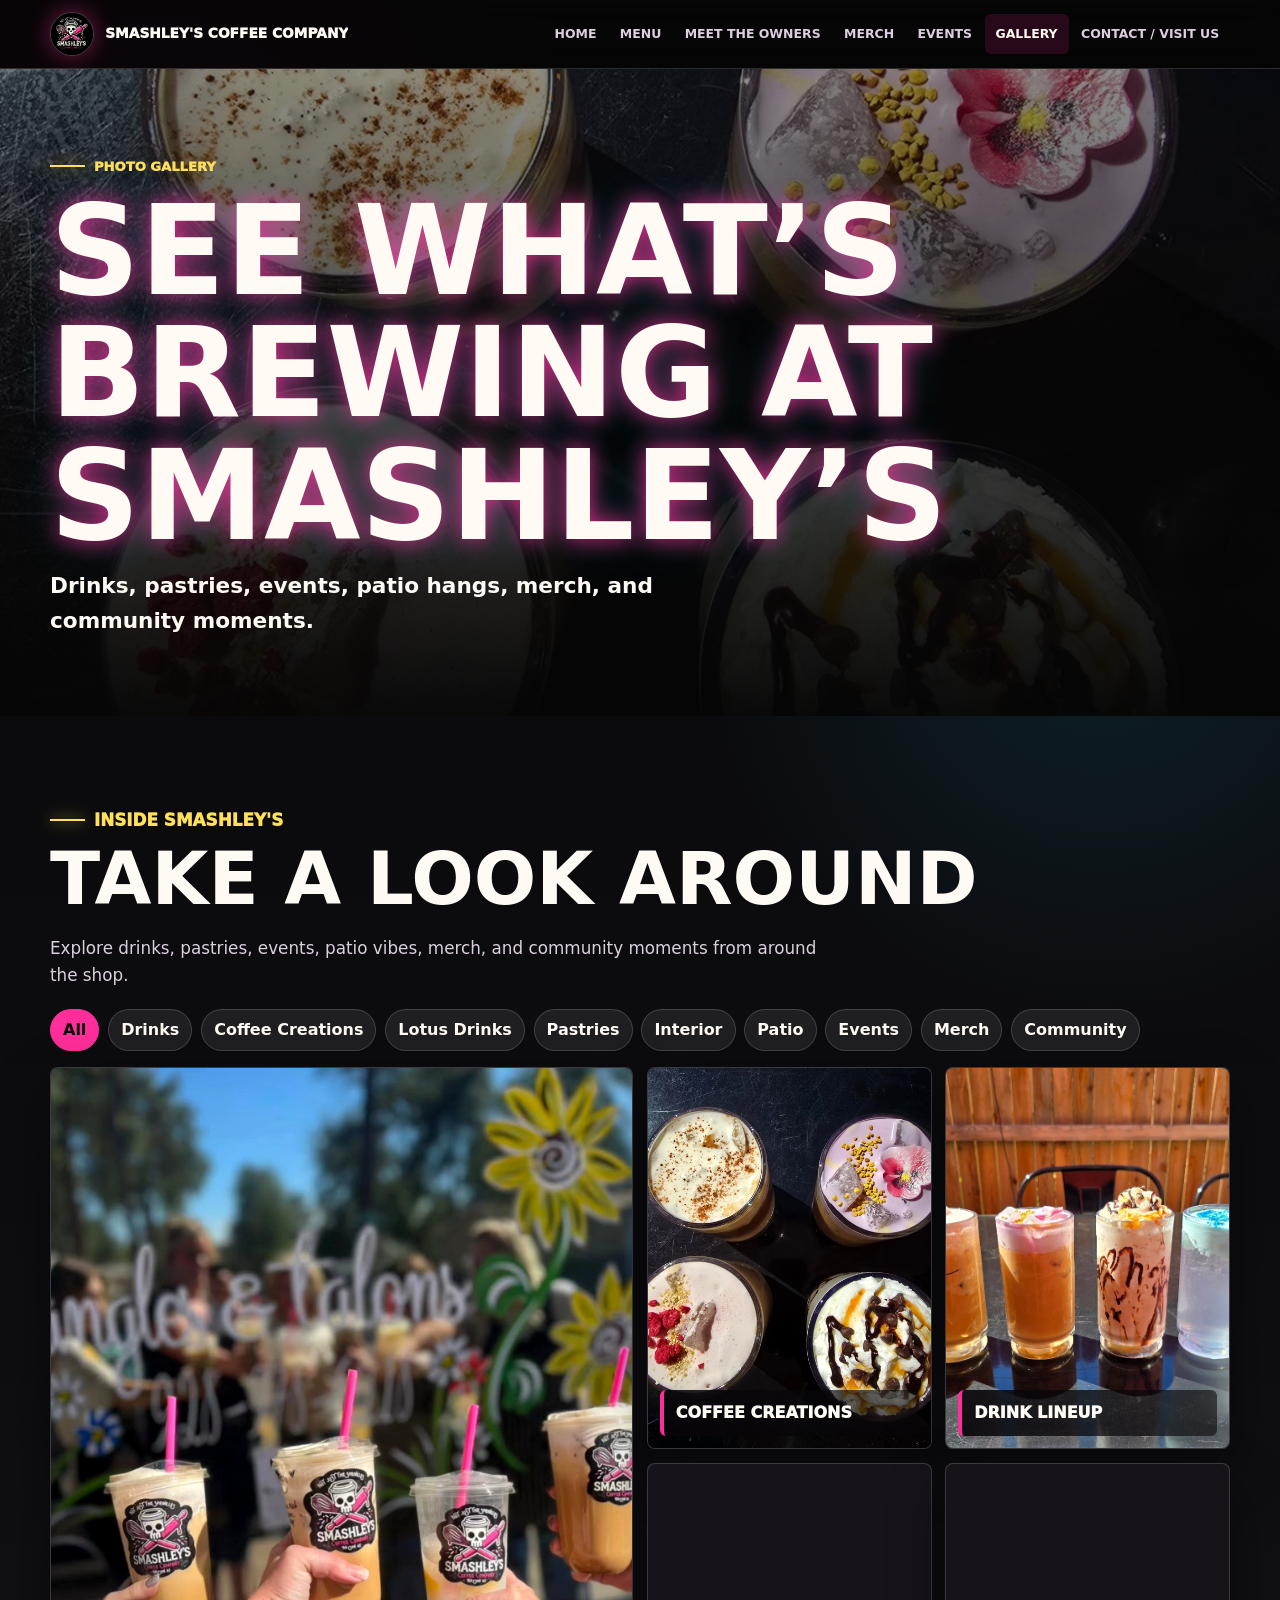
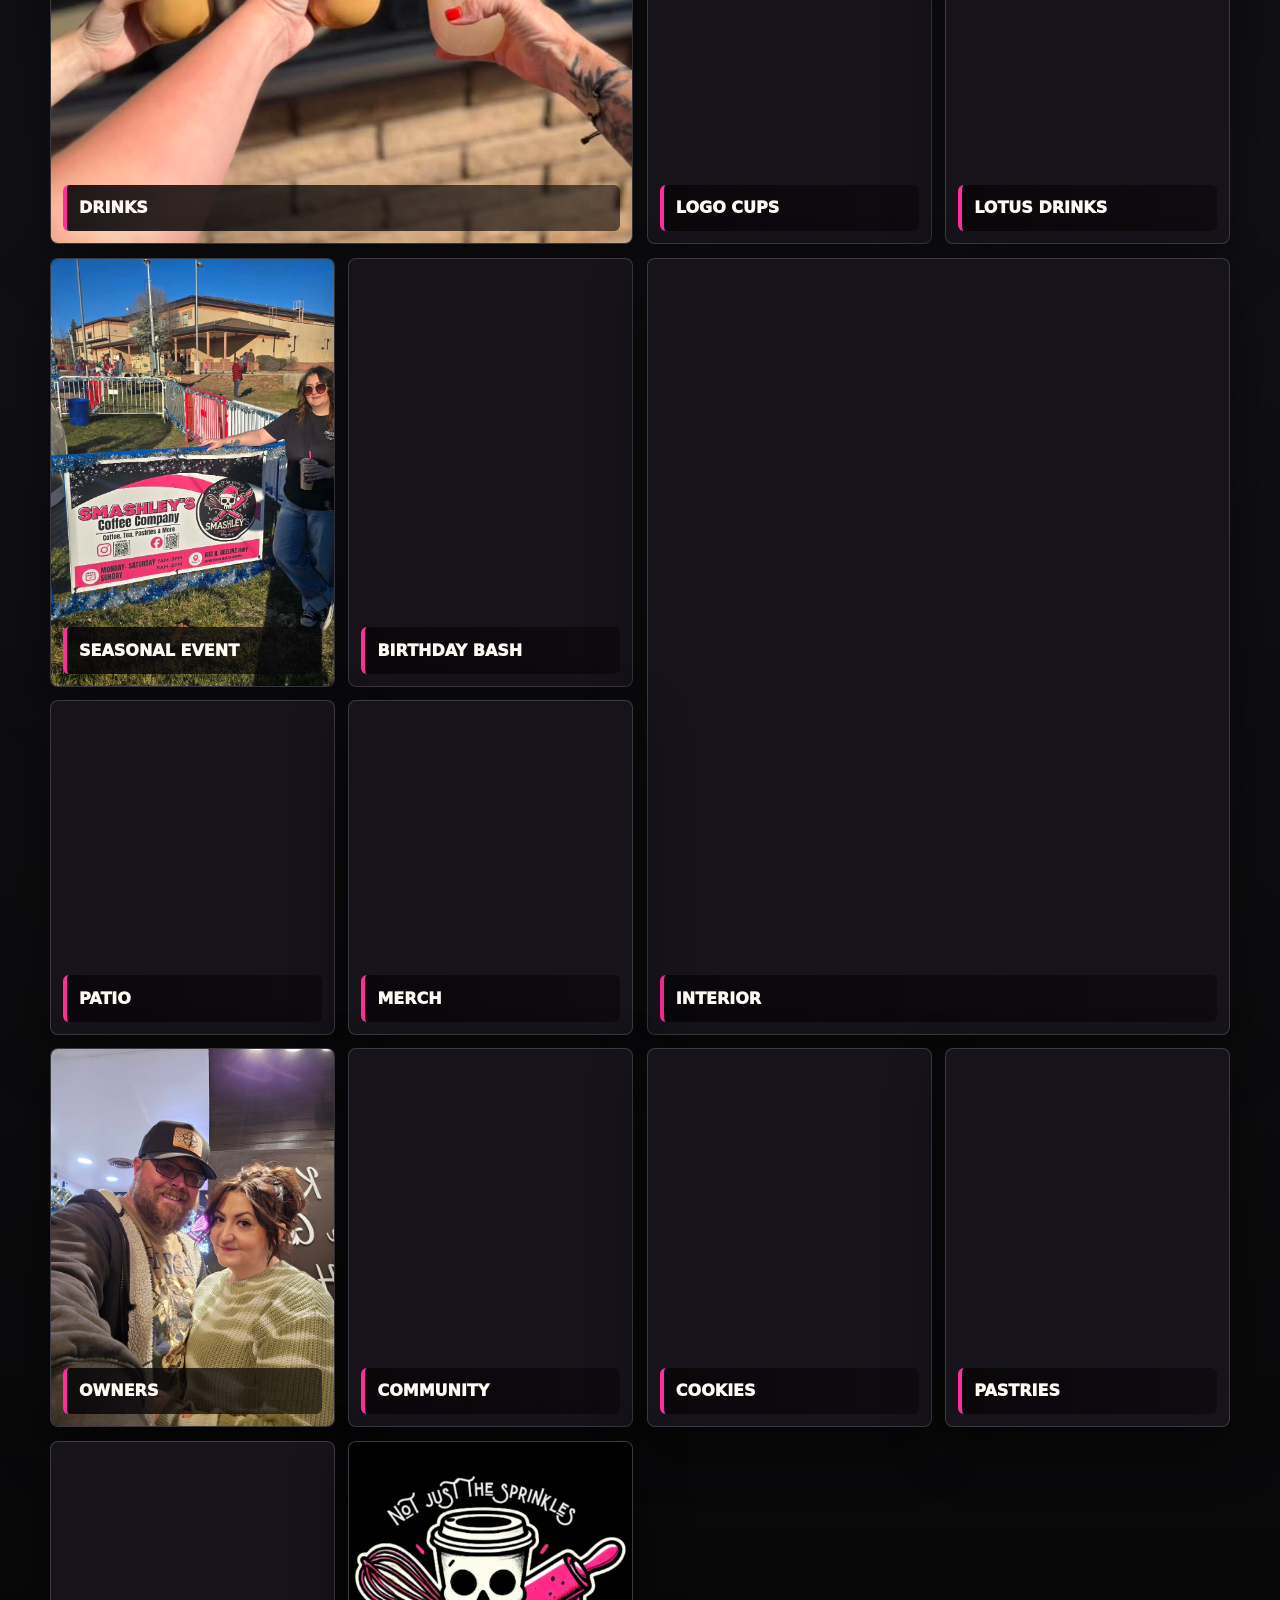
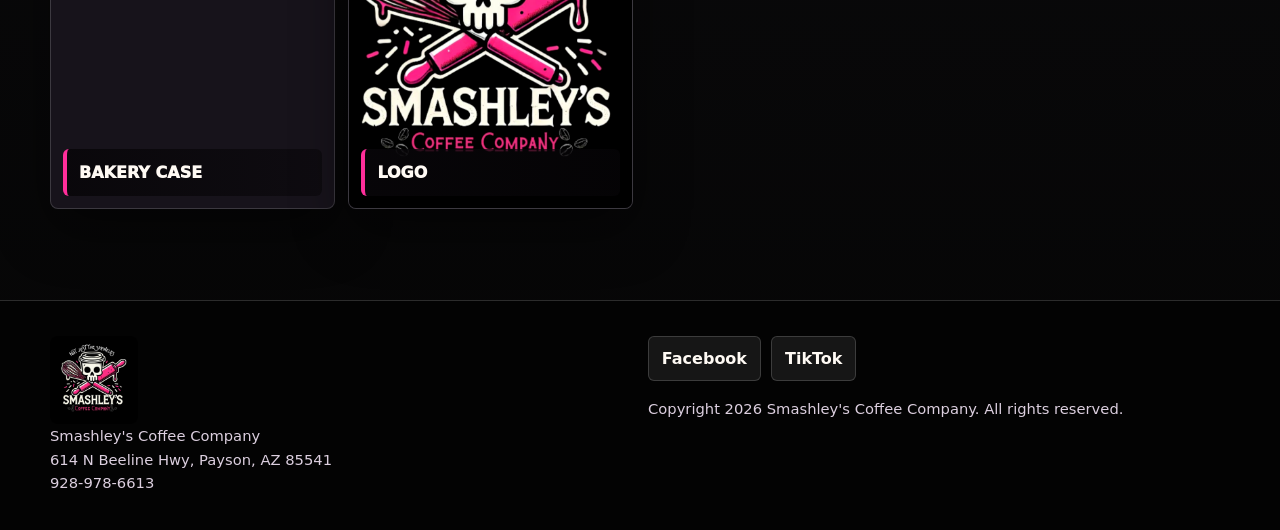
<file: files-mentioned-by-the-user-smashleys/outputs/gallery.html>
<!doctype html>
<html lang="en">
<head>
  <meta charset="utf-8">
  <meta name="viewport" content="width=device-width, initial-scale=1">
  <meta name="description" content="Smashley's Coffee Company gallery: drinks, pastries, interior, patio, events, merch, and community photos.">
  <title>Gallery | Smashley's Coffee Company</title>
  <link rel="stylesheet" href="assets/site.css">
</head>
<body>
  <a class="skip-link" href="#main">Skip to content</a>
  <header class="site-header"><div class="nav-wrap"><a class="brand-mark" href="index.html"><img src="assets/logo.jpg" alt="" width="44" height="44"><span>Smashley's Coffee Company</span></a><button class="nav-toggle" type="button" aria-label="Open navigation" aria-controls="site-nav" aria-expanded="false"><span></span></button><nav class="site-nav" id="site-nav"><a href="index.html">Home</a><a href="menu.html">Menu</a><a href="owners.html">Meet The Owners</a><a href="merch.html">Merch</a><a href="events.html">Events</a><a href="gallery.html" aria-current="page">Gallery</a><a href="contact.html">Contact / Visit Us</a></nav></div></header>
  <main id="main">
    <section class="hero compact hero-gallery">
      <div class="hero-inner">
        <p class="eyebrow reveal">Photo Gallery</p>
        <h1 class="reveal">See What&rsquo;s Brewing at Smashley&rsquo;s</h1>
        <p class="hero-copy reveal">Drinks, pastries, events, patio hangs, merch, and community moments.</p>
      </div>
    </section>
    <section class="section">
      <div class="section-inner">
        <div class="section-head reveal">
          <p class="eyebrow">Inside Smashley's</p>
          <h2>Take a Look Around</h2>
          <p>Explore drinks, pastries, events, patio vibes, merch, and community moments from around the shop.</p>
        </div>
        <div class="gallery-filter reveal" aria-label="Gallery filters">
          <button type="button" class="is-active" data-gallery-filter="all">All</button>
          <button type="button" data-gallery-filter="drinks">Drinks</button>
          <button type="button" data-gallery-filter="coffee">Coffee Creations</button>
          <button type="button" data-gallery-filter="lotus">Lotus Drinks</button>
          <button type="button" data-gallery-filter="pastries">Pastries</button>
          <button type="button" data-gallery-filter="interior">Interior</button>
          <button type="button" data-gallery-filter="patio">Patio</button>
          <button type="button" data-gallery-filter="events">Events</button>
          <button type="button" data-gallery-filter="merch">Merch</button>
          <button type="button" data-gallery-filter="community">Community</button>
        </div>
        <div class="gallery-grid" aria-label="Smashley's photo gallery">
          <button class="gallery-item reveal" type="button" data-category="drinks" data-full="assets/drinks-friends.jpg" data-caption="Friends raising Smashley's iced drinks outside the shop"><img src="assets/drinks-friends.jpg" alt="Friends raising Smashley's iced drinks outside the shop" width="1077" height="1806" loading="lazy" decoding="async"><span>Drinks</span></button>
          <button class="gallery-item reveal" type="button" data-category="coffee" data-full="assets/drinks-top.jpg" data-caption="Specialty drinks with soft tops and toppings"><img src="assets/drinks-top.jpg" alt="Top view of specialty Smashley's drinks" width="1440" height="1440" loading="lazy" decoding="async"><span>Coffee Creations</span></button>
          <button class="gallery-item reveal" type="button" data-category="drinks" data-full="assets/drinks-lineup.jpg" data-caption="Colorful lineup of coffee and refreshers"><img src="assets/drinks-lineup.jpg" alt="Colorful Smashley's drink lineup" width="1439" height="959" loading="lazy" decoding="async"><span>Drink Lineup</span></button>
          <button class="gallery-item reveal" type="button" data-category="coffee" data-full="assets/logo-cups.jpg" data-caption="Stacked logo cups on the patio"><img src="assets/logo-cups.jpg" alt="Stacked Smashley's logo cups" width="1164" height="873" loading="lazy" decoding="async"><span>Logo Cups</span></button>
          <button class="gallery-item reveal" type="button" data-category="lotus" data-full="assets/more-drinks.jpg" data-caption="Patio lineup with Lotus energy and iced coffee drinks"><img src="assets/more-drinks.jpg" alt="Smashley's patio drink lineup with Lotus energy drink" width="1440" height="1440" loading="lazy" decoding="async"><span>Lotus Drinks</span></button>
          <button class="gallery-item reveal" type="button" data-category="events" data-full="assets/christmas-event.jpg" data-caption="Smashley's at a Christmas community event"><img src="assets/christmas-event.jpg" alt="Smashley's Coffee Company banner at a Christmas event" width="1440" height="1149" loading="lazy" decoding="async"><span>Seasonal Event</span></button>
          <button class="gallery-item reveal" type="button" data-category="events" data-full="assets/birthday-bash.jpg" data-caption="One year birthday bash event flyer"><img src="assets/birthday-bash.jpg" alt="Smashley's one year birthday bash neon event flyer" width="1080" height="1440" loading="lazy" decoding="async"><span>Birthday Bash</span></button>
          <button class="gallery-item reveal" type="button" data-category="interior" data-full="assets/shop-inside.jpg" data-caption="Inside the shop with the neon logo wall and pastry case"><img src="assets/shop-inside.jpg" alt="Inside Smashley's Coffee Company" width="1179" height="1696" loading="lazy" decoding="async"><span>Interior</span></button>
          <button class="gallery-item reveal" type="button" data-category="patio" data-full="assets/patio.jpg" data-caption="Smashley's patio seating"><img src="assets/patio.jpg" alt="Smashley's shaded outdoor patio" width="1440" height="1440" loading="lazy" decoding="async"><span>Patio</span></button>
          <button class="gallery-item reveal" type="button" data-category="merch" data-full="assets/tumblers.jpg" data-caption="Smashley's tumblers in hot pink and black"><img src="assets/tumblers.jpg" alt="Smashley's branded tumblers" width="1440" height="1080" loading="lazy" decoding="async"><span>Merch</span></button>
          <button class="gallery-item reveal" type="button" data-category="community" data-full="assets/owners-one.jpg" data-caption="The owners inside Smashley's"><img src="assets/owners-one.jpg" alt="The owners of Smashley's Coffee Company smiling inside the shop" width="1179" height="1696" loading="lazy" decoding="async"><span>Owners</span></button>
          <button class="gallery-item reveal" type="button" data-category="community" data-full="assets/owners-two.jpg" data-caption="The owners in branded shirts and lanyards"><img src="assets/owners-two.jpg" alt="The Smashley's Coffee Company owners in branded shirts and lanyards" width="1179" height="1696" loading="lazy" decoding="async"><span>Community</span></button>
          <button class="gallery-item reveal" type="button" data-category="pastries" data-full="assets/christmas-cookies.jpg" data-caption="Seasonal cookies at Smashley's"><img src="assets/christmas-cookies.jpg" alt="Christmas cookies displayed at Smashley's" width="1080" height="1695" loading="lazy" decoding="async"><span>Cookies</span></button>
          <button class="gallery-item reveal" type="button" data-category="pastries" data-full="assets/pastries.jpg" data-caption="Pastry case full of baked goods"><img src="assets/pastries.jpg" alt="Smashley's pastry case full of baked goods" width="1440" height="1440" loading="lazy" decoding="async"><span>Pastries</span></button>
          <button class="gallery-item reveal" type="button" data-category="pastries" data-full="assets/pastry-case.jpg" data-caption="Pastry case packed with cookies, pop tarts, muffins, and treats"><img src="assets/pastry-case.jpg" alt="Packed Smashley's pastry case" width="1080" height="1621" loading="lazy" decoding="async"><span>Bakery Case</span></button>
          <button class="gallery-item reveal" type="button" data-category="merch" data-full="assets/logo.jpg" data-caption="Smashley's skull logo with whisk and rolling pin"><img src="assets/logo.jpg" alt="Smashley's Coffee Company logo" width="1080" height="1080" loading="lazy" decoding="async"><span>Logo</span></button>
        </div>
      </div>
    </section>
  </main>
  <footer class="site-footer"><div class="footer-inner"><div><img class="footer-logo" src="assets/logo.jpg" alt="Smashley's Coffee Company logo" width="1080" height="1080" loading="lazy" decoding="async"><p class="copyright">Smashley's Coffee Company<br>614 N Beeline Hwy, Payson, AZ 85541<br><a href="tel:+19289786613">928-978-6613</a></p></div><div><div class="socials"><a href="https://www.facebook.com/profile.php?id=61575154135159" target="_blank" rel="noopener">Facebook</a><a href="https://www.tiktok.com/@smashleyashley25" target="_blank" rel="noopener">TikTok</a></div><p class="copyright">Copyright <span id="year"></span> Smashley's Coffee Company. All rights reserved.</p></div></div></footer>
  <div class="lightbox" id="lightbox" aria-modal="true" role="dialog" aria-label="Image preview"><button type="button" aria-label="Close image preview">&times;</button><figure><img src="assets/logo.jpg" alt=""><figcaption></figcaption></figure></div>
  <script src="assets/site.js"></script>
</body>
</html>
</file>
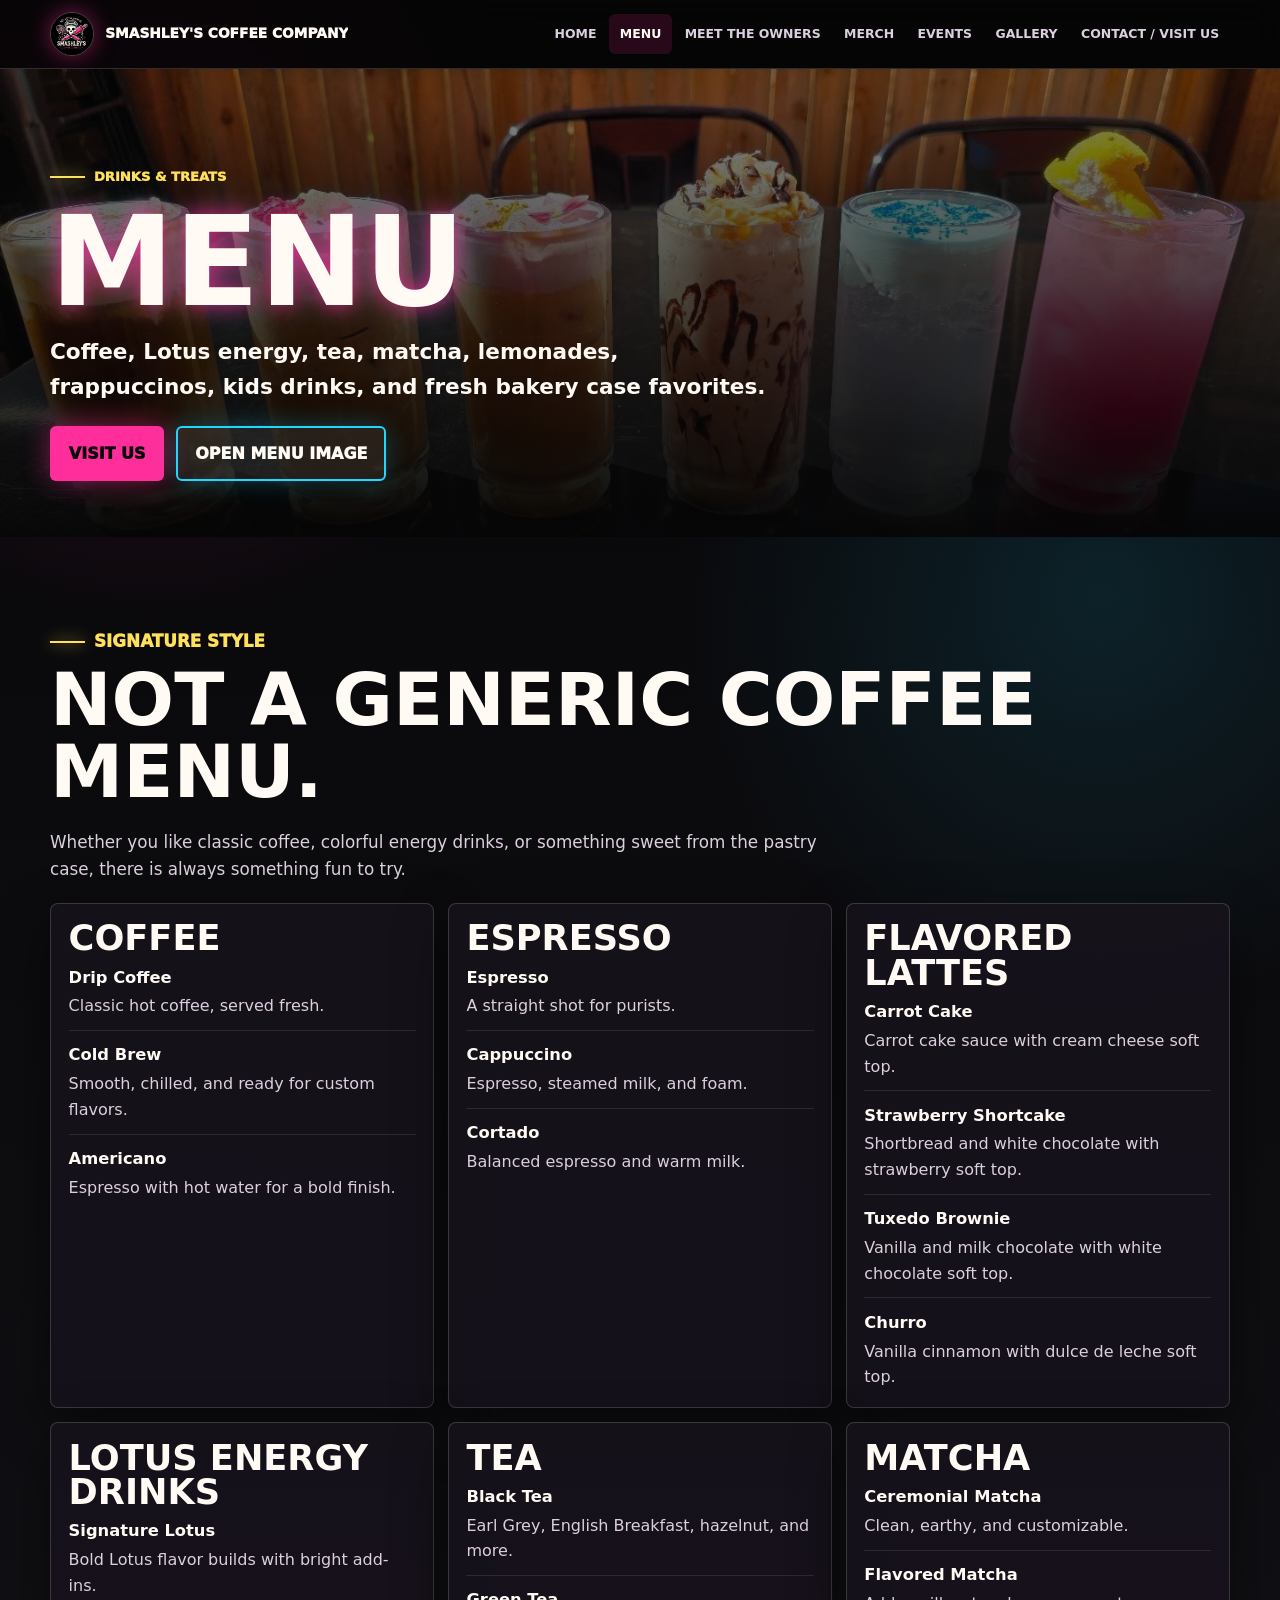
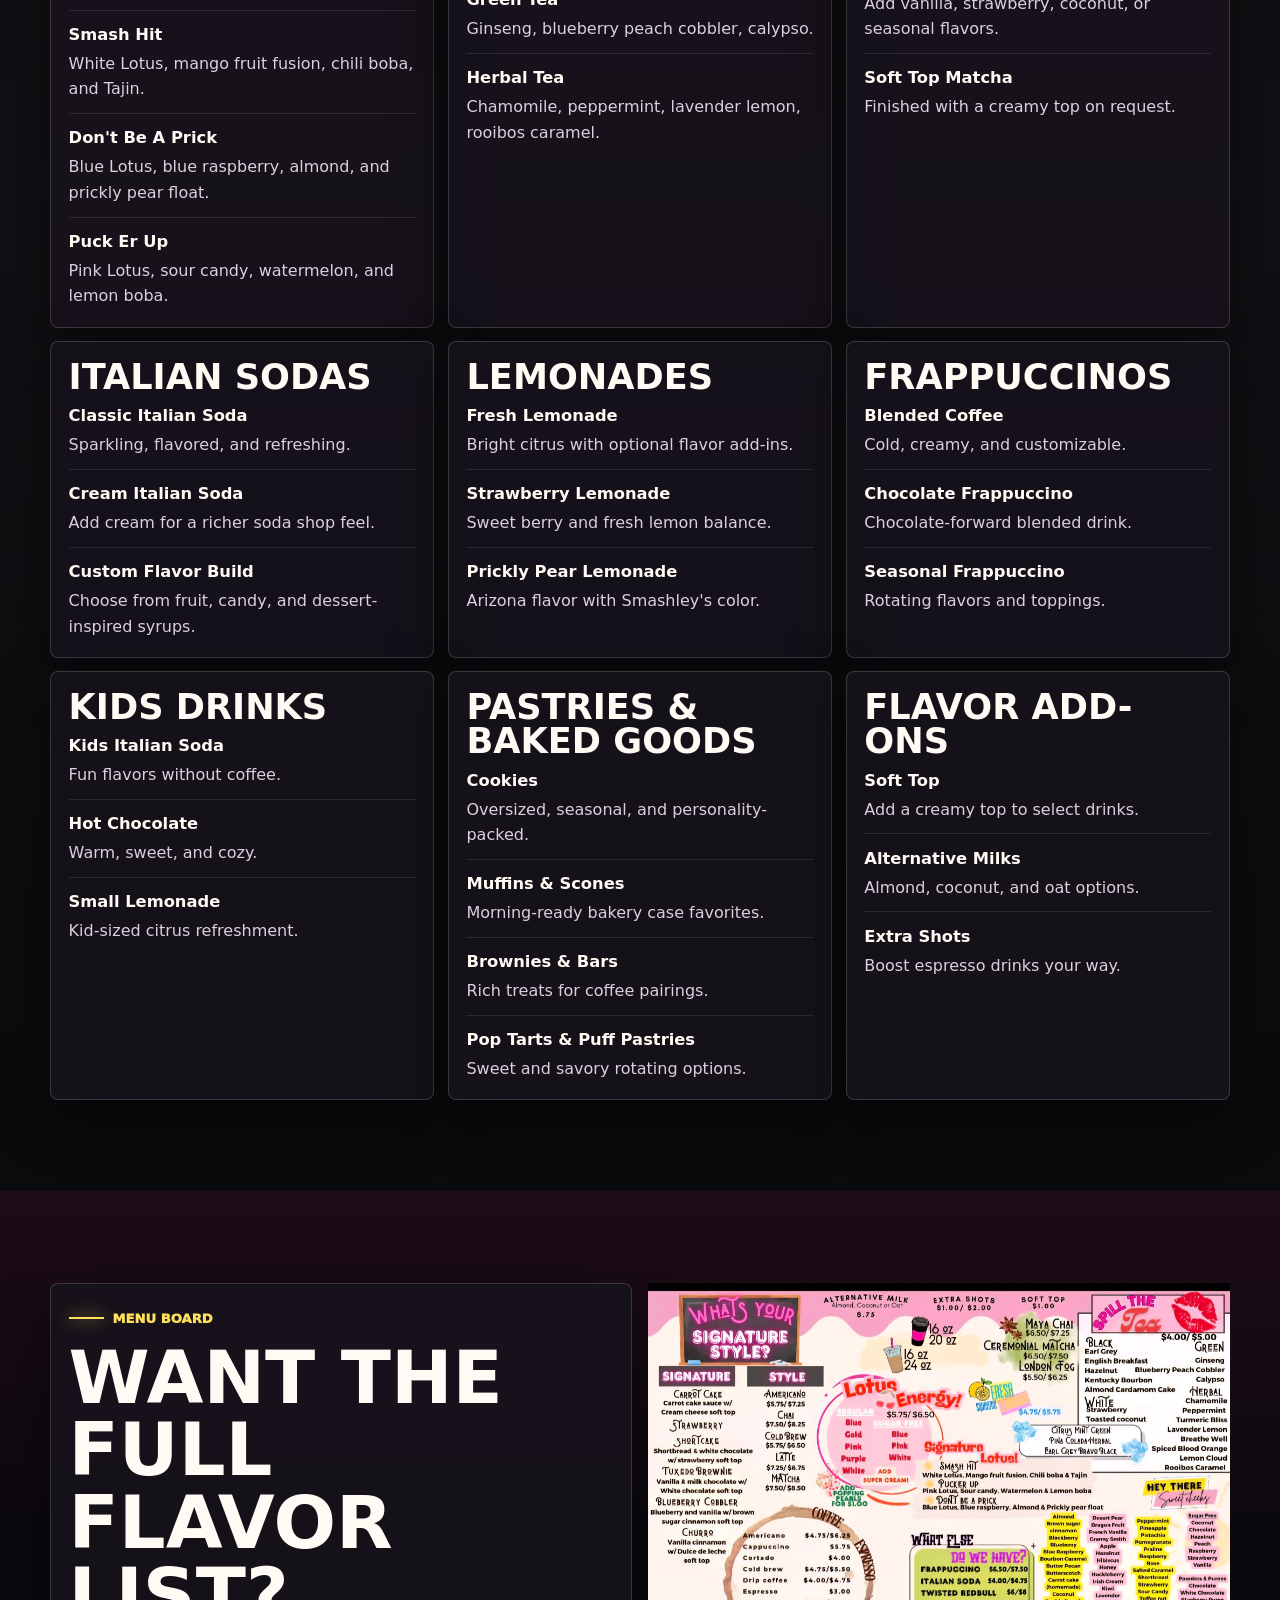
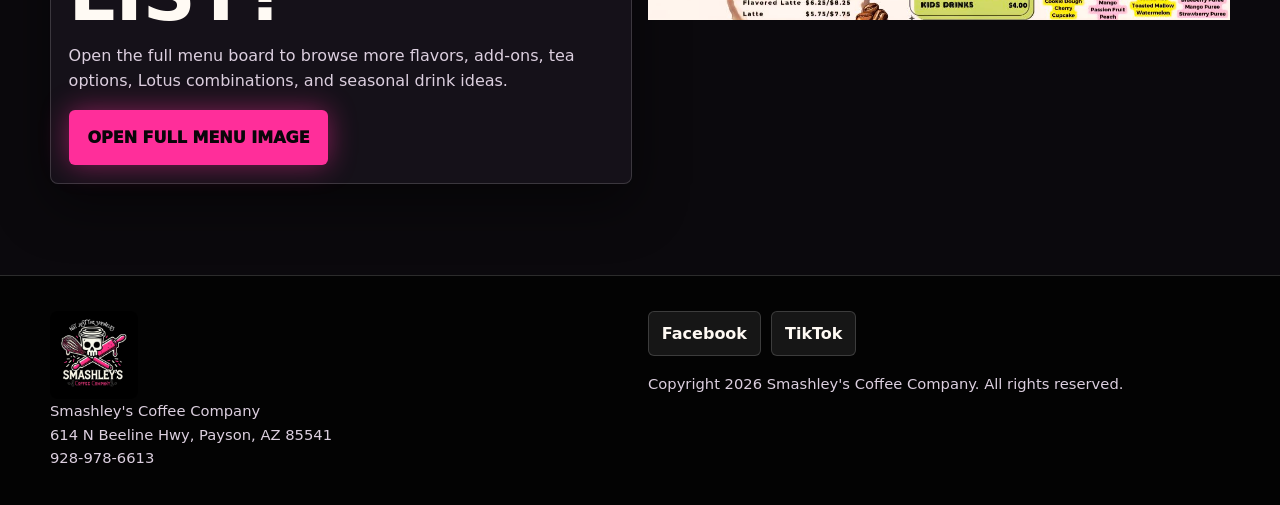
<file: files-mentioned-by-the-user-smashleys/outputs/menu.html>
<!doctype html>
<html lang="en">
<head>
  <meta charset="utf-8">
  <meta name="viewport" content="width=device-width, initial-scale=1">
  <meta name="description" content="Menu for Smashley's Coffee Company in Payson, Arizona. Coffee, espresso, Lotus energy, tea, pastries, and more.">
  <title>Menu | Smashley's Coffee Company</title>
  <link rel="stylesheet" href="assets/site.css">
</head>
<body>
  <a class="skip-link" href="#main">Skip to content</a>
  <header class="site-header"><div class="nav-wrap"><a class="brand-mark" href="index.html"><img src="assets/logo.jpg" alt="" width="44" height="44"><span>Smashley's Coffee Company</span></a><button class="nav-toggle" type="button" aria-label="Open navigation" aria-controls="site-nav" aria-expanded="false"><span></span></button><nav class="site-nav" id="site-nav"><a href="index.html">Home</a><a href="menu.html" aria-current="page">Menu</a><a href="owners.html">Meet The Owners</a><a href="merch.html">Merch</a><a href="events.html">Events</a><a href="gallery.html">Gallery</a><a href="contact.html">Contact / Visit Us</a></nav></div></header>
  <main id="main">
    <section class="hero compact hero-menu">
      <div class="hero-inner">
        <p class="eyebrow reveal">Drinks &amp; Treats</p>
        <h1 class="reveal">Menu</h1>
        <p class="hero-copy reveal">Coffee, Lotus energy, tea, matcha, lemonades, frappuccinos, kids drinks, and fresh bakery case favorites.</p>
        <div class="button-row reveal"><a class="btn btn-primary" href="contact.html">Visit Us</a><a class="btn btn-secondary" href="assets/menu.jpg" target="_blank" rel="noopener">Open Menu Image</a></div>
      </div>
    </section>

    <section class="section">
      <div class="section-inner">
        <div class="section-head reveal">
          <p class="eyebrow">Signature Style</p>
          <h2>Not a generic coffee menu.</h2>
          <p>Whether you like classic coffee, colorful energy drinks, or something sweet from the pastry case, there is always something fun to try.</p>
        </div>
        <div class="menu-grid">
          <article class="menu-card reveal"><h3>Coffee</h3><ul class="menu-list"><li><strong>Drip Coffee</strong><span>Classic hot coffee, served fresh.</span></li><li><strong>Cold Brew</strong><span>Smooth, chilled, and ready for custom flavors.</span></li><li><strong>Americano</strong><span>Espresso with hot water for a bold finish.</span></li></ul></article>
          <article class="menu-card reveal"><h3>Espresso</h3><ul class="menu-list"><li><strong>Espresso</strong><span>A straight shot for purists.</span></li><li><strong>Cappuccino</strong><span>Espresso, steamed milk, and foam.</span></li><li><strong>Cortado</strong><span>Balanced espresso and warm milk.</span></li></ul></article>
          <article class="menu-card reveal"><h3>Flavored Lattes</h3><ul class="menu-list"><li><strong>Carrot Cake</strong><span>Carrot cake sauce with cream cheese soft top.</span></li><li><strong>Strawberry Shortcake</strong><span>Shortbread and white chocolate with strawberry soft top.</span></li><li><strong>Tuxedo Brownie</strong><span>Vanilla and milk chocolate with white chocolate soft top.</span></li><li><strong>Churro</strong><span>Vanilla cinnamon with dulce de leche soft top.</span></li></ul></article>
          <article class="menu-card reveal"><h3>Lotus Energy Drinks</h3><ul class="menu-list"><li><strong>Signature Lotus</strong><span>Bold Lotus flavor builds with bright add-ins.</span></li><li><strong>Smash Hit</strong><span>White Lotus, mango fruit fusion, chili boba, and Tajin.</span></li><li><strong>Don't Be A Prick</strong><span>Blue Lotus, blue raspberry, almond, and prickly pear float.</span></li><li><strong>Puck Er Up</strong><span>Pink Lotus, sour candy, watermelon, and lemon boba.</span></li></ul></article>
          <article class="menu-card reveal"><h3>Tea</h3><ul class="menu-list"><li><strong>Black Tea</strong><span>Earl Grey, English Breakfast, hazelnut, and more.</span></li><li><strong>Green Tea</strong><span>Ginseng, blueberry peach cobbler, calypso.</span></li><li><strong>Herbal Tea</strong><span>Chamomile, peppermint, lavender lemon, rooibos caramel.</span></li></ul></article>
          <article class="menu-card reveal"><h3>Matcha</h3><ul class="menu-list"><li><strong>Ceremonial Matcha</strong><span>Clean, earthy, and customizable.</span></li><li><strong>Flavored Matcha</strong><span>Add vanilla, strawberry, coconut, or seasonal flavors.</span></li><li><strong>Soft Top Matcha</strong><span>Finished with a creamy top on request.</span></li></ul></article>
          <article class="menu-card reveal"><h3>Italian Sodas</h3><ul class="menu-list"><li><strong>Classic Italian Soda</strong><span>Sparkling, flavored, and refreshing.</span></li><li><strong>Cream Italian Soda</strong><span>Add cream for a richer soda shop feel.</span></li><li><strong>Custom Flavor Build</strong><span>Choose from fruit, candy, and dessert-inspired syrups.</span></li></ul></article>
          <article class="menu-card reveal"><h3>Lemonades</h3><ul class="menu-list"><li><strong>Fresh Lemonade</strong><span>Bright citrus with optional flavor add-ins.</span></li><li><strong>Strawberry Lemonade</strong><span>Sweet berry and fresh lemon balance.</span></li><li><strong>Prickly Pear Lemonade</strong><span>Arizona flavor with Smashley's color.</span></li></ul></article>
          <article class="menu-card reveal"><h3>Frappuccinos</h3><ul class="menu-list"><li><strong>Blended Coffee</strong><span>Cold, creamy, and customizable.</span></li><li><strong>Chocolate Frappuccino</strong><span>Chocolate-forward blended drink.</span></li><li><strong>Seasonal Frappuccino</strong><span>Rotating flavors and toppings.</span></li></ul></article>
          <article class="menu-card reveal"><h3>Kids Drinks</h3><ul class="menu-list"><li><strong>Kids Italian Soda</strong><span>Fun flavors without coffee.</span></li><li><strong>Hot Chocolate</strong><span>Warm, sweet, and cozy.</span></li><li><strong>Small Lemonade</strong><span>Kid-sized citrus refreshment.</span></li></ul></article>
          <article class="menu-card reveal"><h3>Pastries & Baked Goods</h3><ul class="menu-list"><li><strong>Cookies</strong><span>Oversized, seasonal, and personality-packed.</span></li><li><strong>Muffins & Scones</strong><span>Morning-ready bakery case favorites.</span></li><li><strong>Brownies & Bars</strong><span>Rich treats for coffee pairings.</span></li><li><strong>Pop Tarts & Puff Pastries</strong><span>Sweet and savory rotating options.</span></li></ul></article>
          <article class="menu-card reveal"><h3>Flavor Add-Ons</h3><ul class="menu-list"><li><strong>Soft Top</strong><span>Add a creamy top to select drinks.</span></li><li><strong>Alternative Milks</strong><span>Almond, coconut, and oat options.</span></li><li><strong>Extra Shots</strong><span>Boost espresso drinks your way.</span></li></ul></article>
        </div>
      </div>
    </section>

    <section class="section alt">
      <div class="section-inner split">
        <div class="panel reveal"><p class="eyebrow">Menu Board</p><h2>Want the full flavor list?</h2><p>Open the full menu board to browse more flavors, add-ons, tea options, Lotus combinations, and seasonal drink ideas.</p><a class="btn btn-primary" href="assets/menu.jpg" target="_blank" rel="noopener">Open Full Menu Image</a></div>
        <a class="menu-reference reveal" href="assets/menu.jpg" target="_blank" rel="noopener"><img src="assets/menu.jpg" alt="Smashley's Coffee Company illustrated menu with coffee, Lotus energy, tea, lemonade, and flavor options" width="1080" height="532" loading="lazy" decoding="async"></a>
      </div>
    </section>
  </main>
  <footer class="site-footer"><div class="footer-inner"><div><img class="footer-logo" src="assets/logo.jpg" alt="Smashley's Coffee Company logo" width="1080" height="1080" loading="lazy" decoding="async"><p class="copyright">Smashley's Coffee Company<br>614 N Beeline Hwy, Payson, AZ 85541<br><a href="tel:+19289786613">928-978-6613</a></p></div><div><div class="socials"><a href="https://www.facebook.com/profile.php?id=61575154135159" target="_blank" rel="noopener">Facebook</a><a href="https://www.tiktok.com/@smashleyashley25" target="_blank" rel="noopener">TikTok</a></div><p class="copyright">Copyright <span id="year"></span> Smashley's Coffee Company. All rights reserved.</p></div></div></footer>
  <script src="assets/site.js"></script>
</body>
</html>
</file>
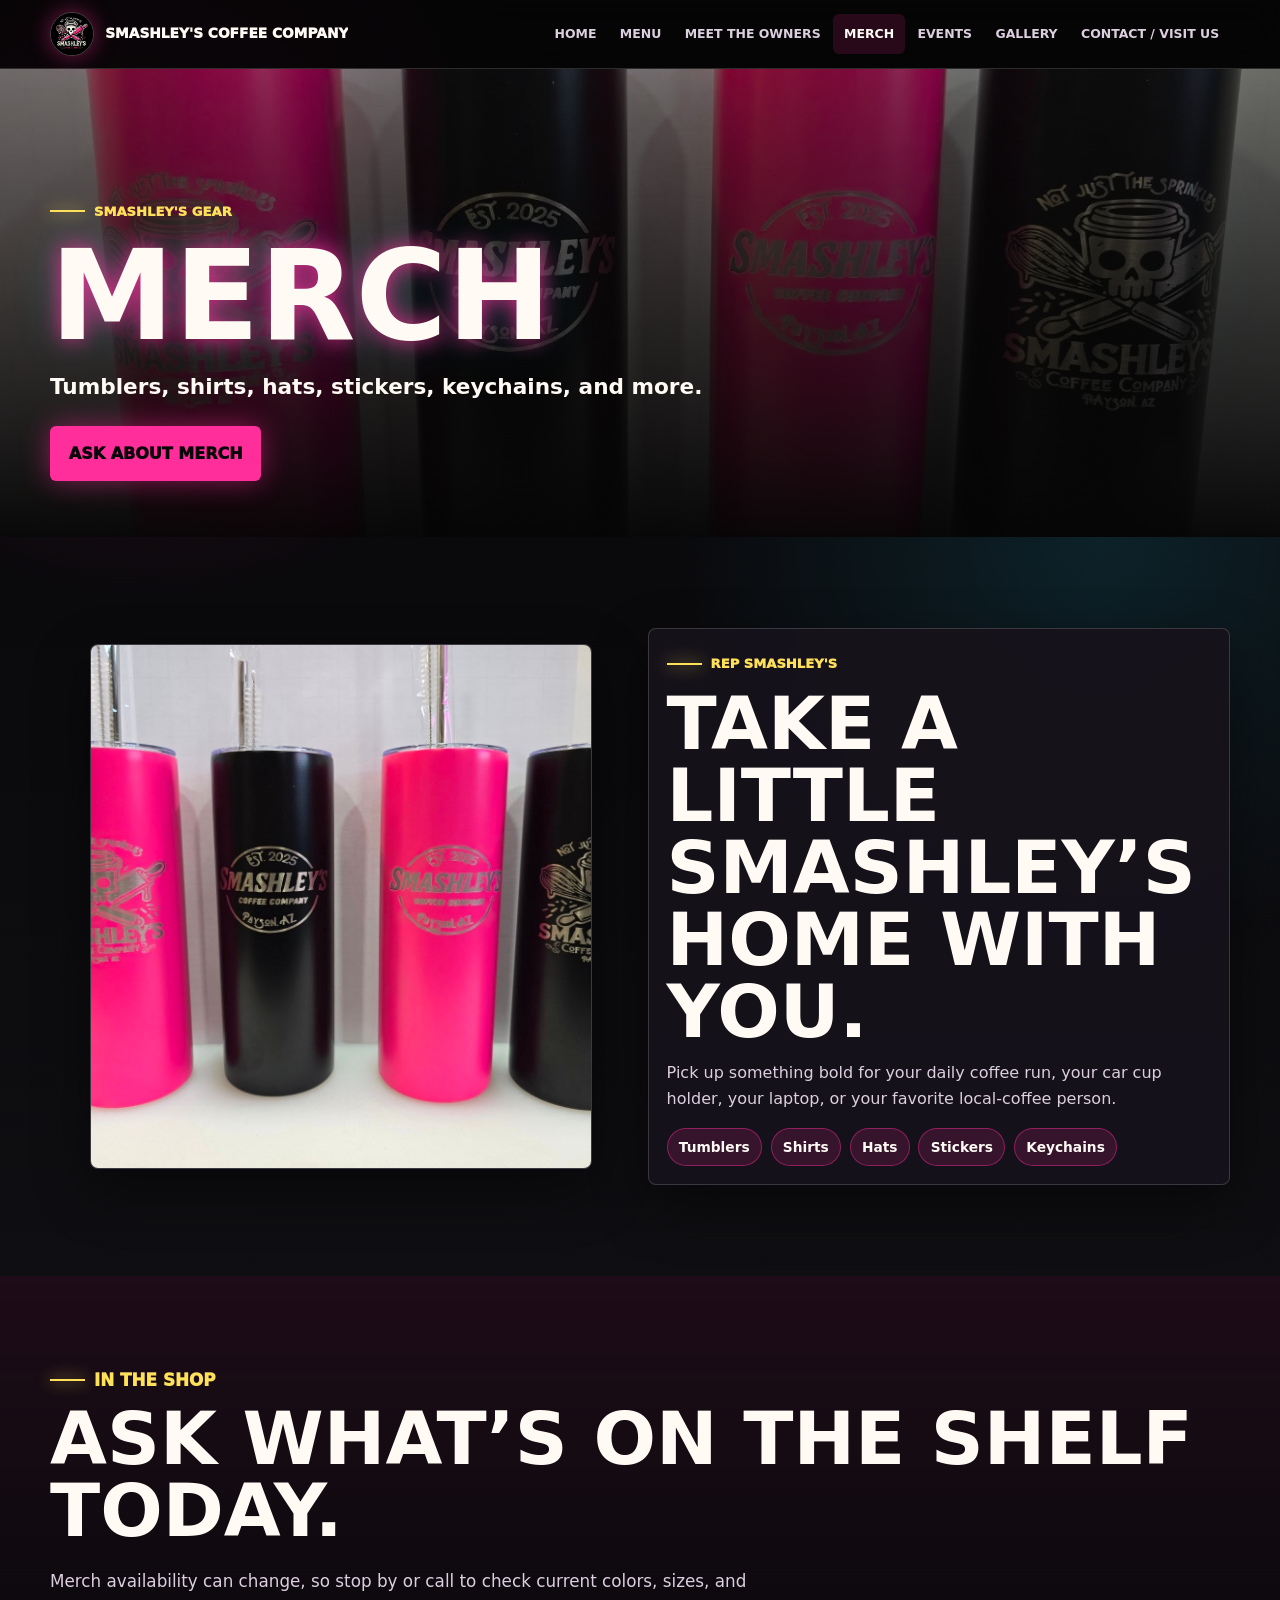
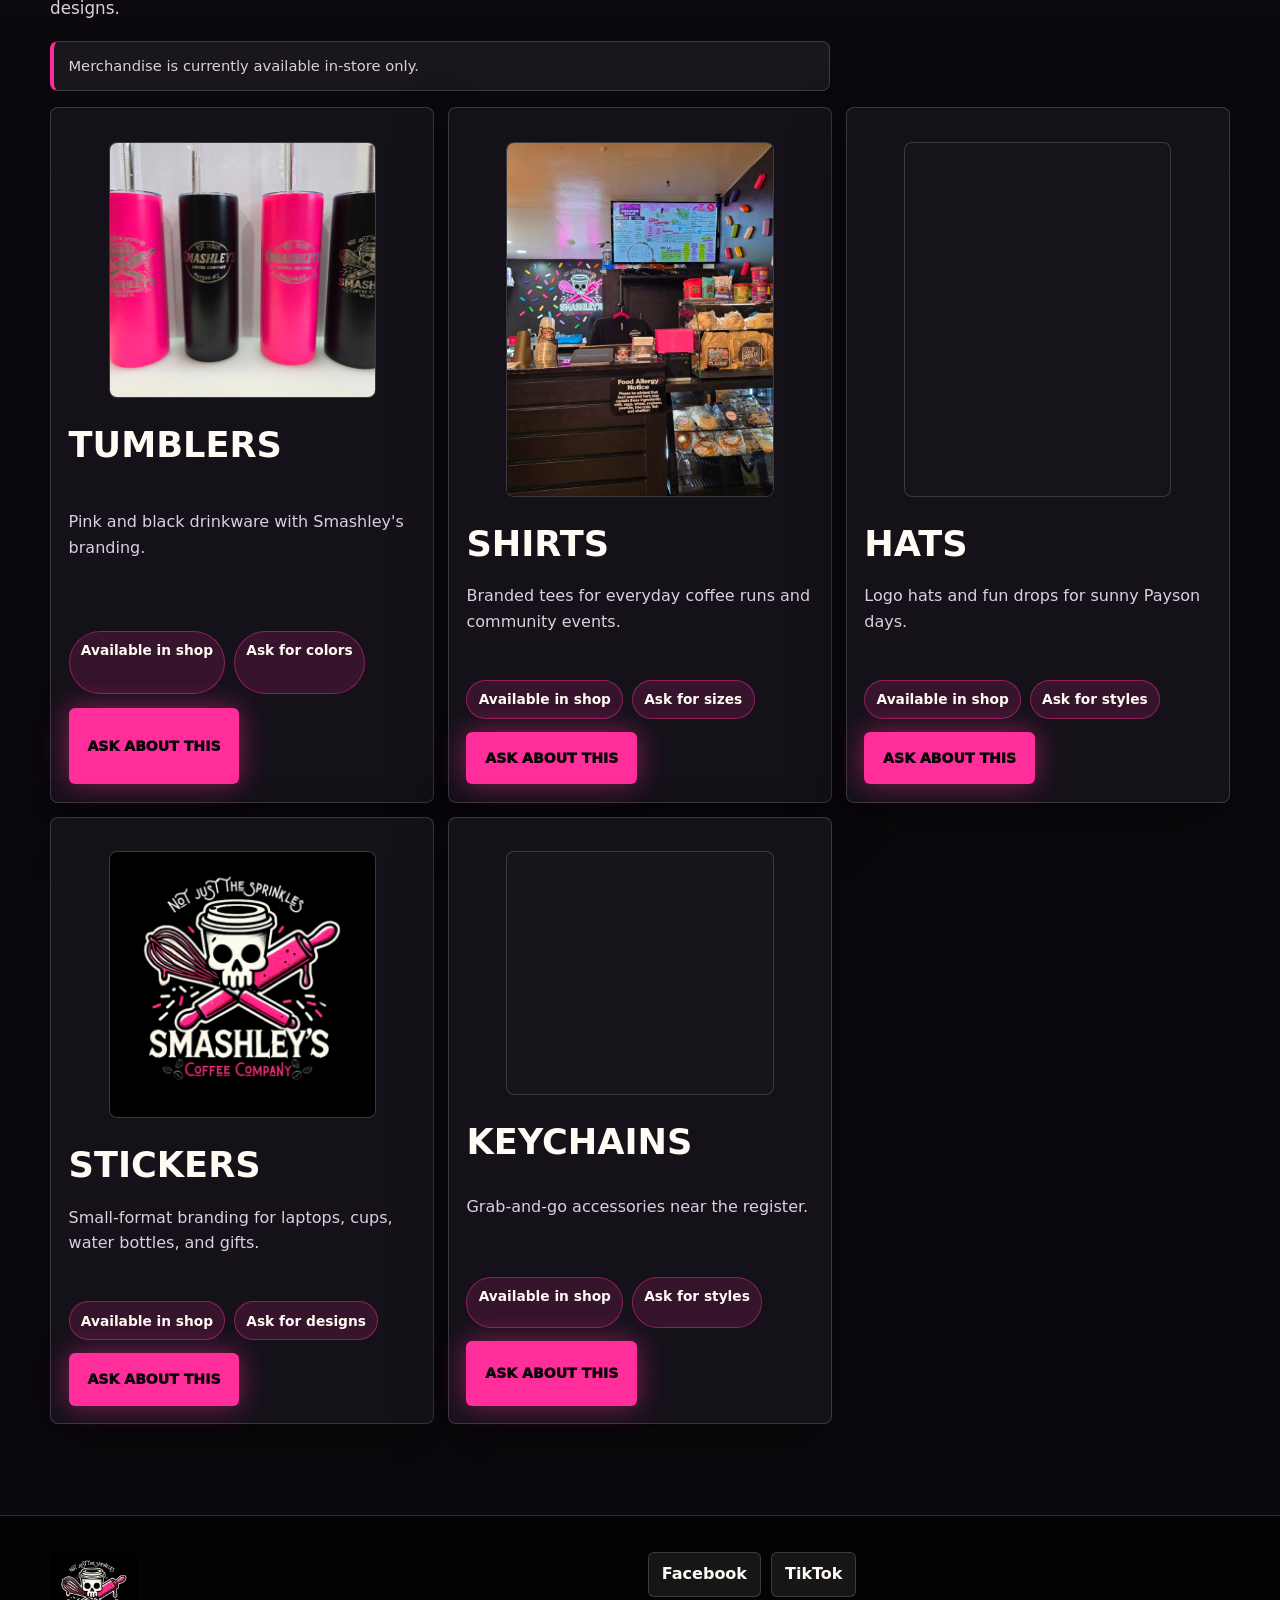
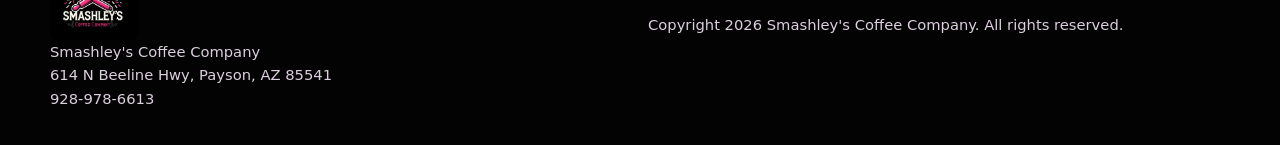
<file: files-mentioned-by-the-user-smashleys/outputs/merch.html>
<!doctype html>
<html lang="en">
<head>
  <meta charset="utf-8">
  <meta name="viewport" content="width=device-width, initial-scale=1">
  <meta name="description" content="Smashley's Coffee Company merch preview: tumblers, shirts, hats, stickers, and keychains.">
  <title>Merch | Smashley's Coffee Company</title>
  <link rel="stylesheet" href="assets/site.css">
</head>
<body>
  <a class="skip-link" href="#main">Skip to content</a>
  <header class="site-header"><div class="nav-wrap"><a class="brand-mark" href="index.html"><img src="assets/logo.jpg" alt="" width="44" height="44"><span>Smashley's Coffee Company</span></a><button class="nav-toggle" type="button" aria-label="Open navigation" aria-controls="site-nav" aria-expanded="false"><span></span></button><nav class="site-nav" id="site-nav"><a href="index.html">Home</a><a href="menu.html">Menu</a><a href="owners.html">Meet The Owners</a><a href="merch.html" aria-current="page">Merch</a><a href="events.html">Events</a><a href="gallery.html">Gallery</a><a href="contact.html">Contact / Visit Us</a></nav></div></header>
  <main id="main">
    <section class="hero compact hero-merch"><div class="hero-inner"><p class="eyebrow reveal">Smashley's Gear</p><h1 class="reveal">Merch</h1><p class="hero-copy reveal">Tumblers, shirts, hats, stickers, keychains, and more.</p><a class="btn btn-primary reveal" href="contact.html">Ask About Merch</a></div></section>
    <section class="section">
      <div class="section-inner merch-panel">
        <figure class="image-frame reveal"><img src="assets/tumblers.jpg" alt="Pink and black Smashley's Coffee Company tumblers with metal straws" width="1440" height="1080" loading="lazy" decoding="async"></figure>
        <div class="panel reveal"><p class="eyebrow">Rep Smashley's</p><h2>Take a Little Smashley&rsquo;s Home With You.</h2><p>Pick up something bold for your daily coffee run, your car cup holder, your laptop, or your favorite local-coffee person.</p><ul class="tag-list"><li>Tumblers</li><li>Shirts</li><li>Hats</li><li>Stickers</li><li>Keychains</li></ul></div>
      </div>
    </section>
    <section class="section alt">
      <div class="section-inner">
        <div class="section-head reveal"><p class="eyebrow">In The Shop</p><h2>Ask what&rsquo;s on the shelf today.</h2><p>Merch availability can change, so stop by or call to check current colors, sizes, and designs.</p></div>
        <p class="notice reveal">Merchandise is currently available in-store only.</p>
        <div class="product-grid">
          <article class="merch-card reveal"><figure class="image-frame"><img src="assets/tumblers.jpg" alt="Smashley's branded tumblers" width="1440" height="1080" loading="lazy" decoding="async"></figure><h3>Tumblers</h3><p>Pink and black drinkware with Smashley's branding.</p><ul class="product-meta"><li>Available in shop</li><li>Ask for colors</li></ul><div class="product-actions"><a class="btn btn-primary btn-small" href="contact.html">Ask About This</a></div></article>
          <article class="merch-card reveal"><figure class="image-frame"><img src="assets/shop-inside.jpg" alt="Smashley's branded shirt displayed inside the shop" width="1179" height="1696" loading="lazy" decoding="async"></figure><h3>Shirts</h3><p>Branded tees for everyday coffee runs and community events.</p><ul class="product-meta"><li>Available in shop</li><li>Ask for sizes</li></ul><div class="product-actions"><a class="btn btn-primary btn-small" href="contact.html">Ask About This</a></div></article>
          <article class="merch-card reveal"><figure class="image-frame"><img src="assets/owners-two.jpg" alt="Smashley's branded hat worn by owner" width="1179" height="1696" loading="lazy" decoding="async"></figure><h3>Hats</h3><p>Logo hats and fun drops for sunny Payson days.</p><ul class="product-meta"><li>Available in shop</li><li>Ask for styles</li></ul><div class="product-actions"><a class="btn btn-primary btn-small" href="contact.html">Ask About This</a></div></article>
          <article class="merch-card reveal"><figure class="image-frame"><img src="assets/logo.jpg" alt="Smashley's Coffee Company skull logo" width="1080" height="1080" loading="lazy" decoding="async"></figure><h3>Stickers</h3><p>Small-format branding for laptops, cups, water bottles, and gifts.</p><ul class="product-meta"><li>Available in shop</li><li>Ask for designs</li></ul><div class="product-actions"><a class="btn btn-primary btn-small" href="contact.html">Ask About This</a></div></article>
          <article class="merch-card reveal"><figure class="image-frame"><img src="assets/logo-cups.jpg" alt="Smashley's logo cups" width="1164" height="873" loading="lazy" decoding="async"></figure><h3>Keychains</h3><p>Grab-and-go accessories near the register.</p><ul class="product-meta"><li>Available in shop</li><li>Ask for styles</li></ul><div class="product-actions"><a class="btn btn-primary btn-small" href="contact.html">Ask About This</a></div></article>
        </div>
      </div>
    </section>
  </main>
  <footer class="site-footer"><div class="footer-inner"><div><img class="footer-logo" src="assets/logo.jpg" alt="Smashley's Coffee Company logo" width="1080" height="1080" loading="lazy" decoding="async"><p class="copyright">Smashley's Coffee Company<br>614 N Beeline Hwy, Payson, AZ 85541<br><a href="tel:+19289786613">928-978-6613</a></p></div><div><div class="socials"><a href="https://www.facebook.com/profile.php?id=61575154135159" target="_blank" rel="noopener">Facebook</a><a href="https://www.tiktok.com/@smashleyashley25" target="_blank" rel="noopener">TikTok</a></div><p class="copyright">Copyright <span id="year"></span> Smashley's Coffee Company. All rights reserved.</p></div></div></footer>
  <script src="assets/site.js"></script>
</body>
</html>
</file>
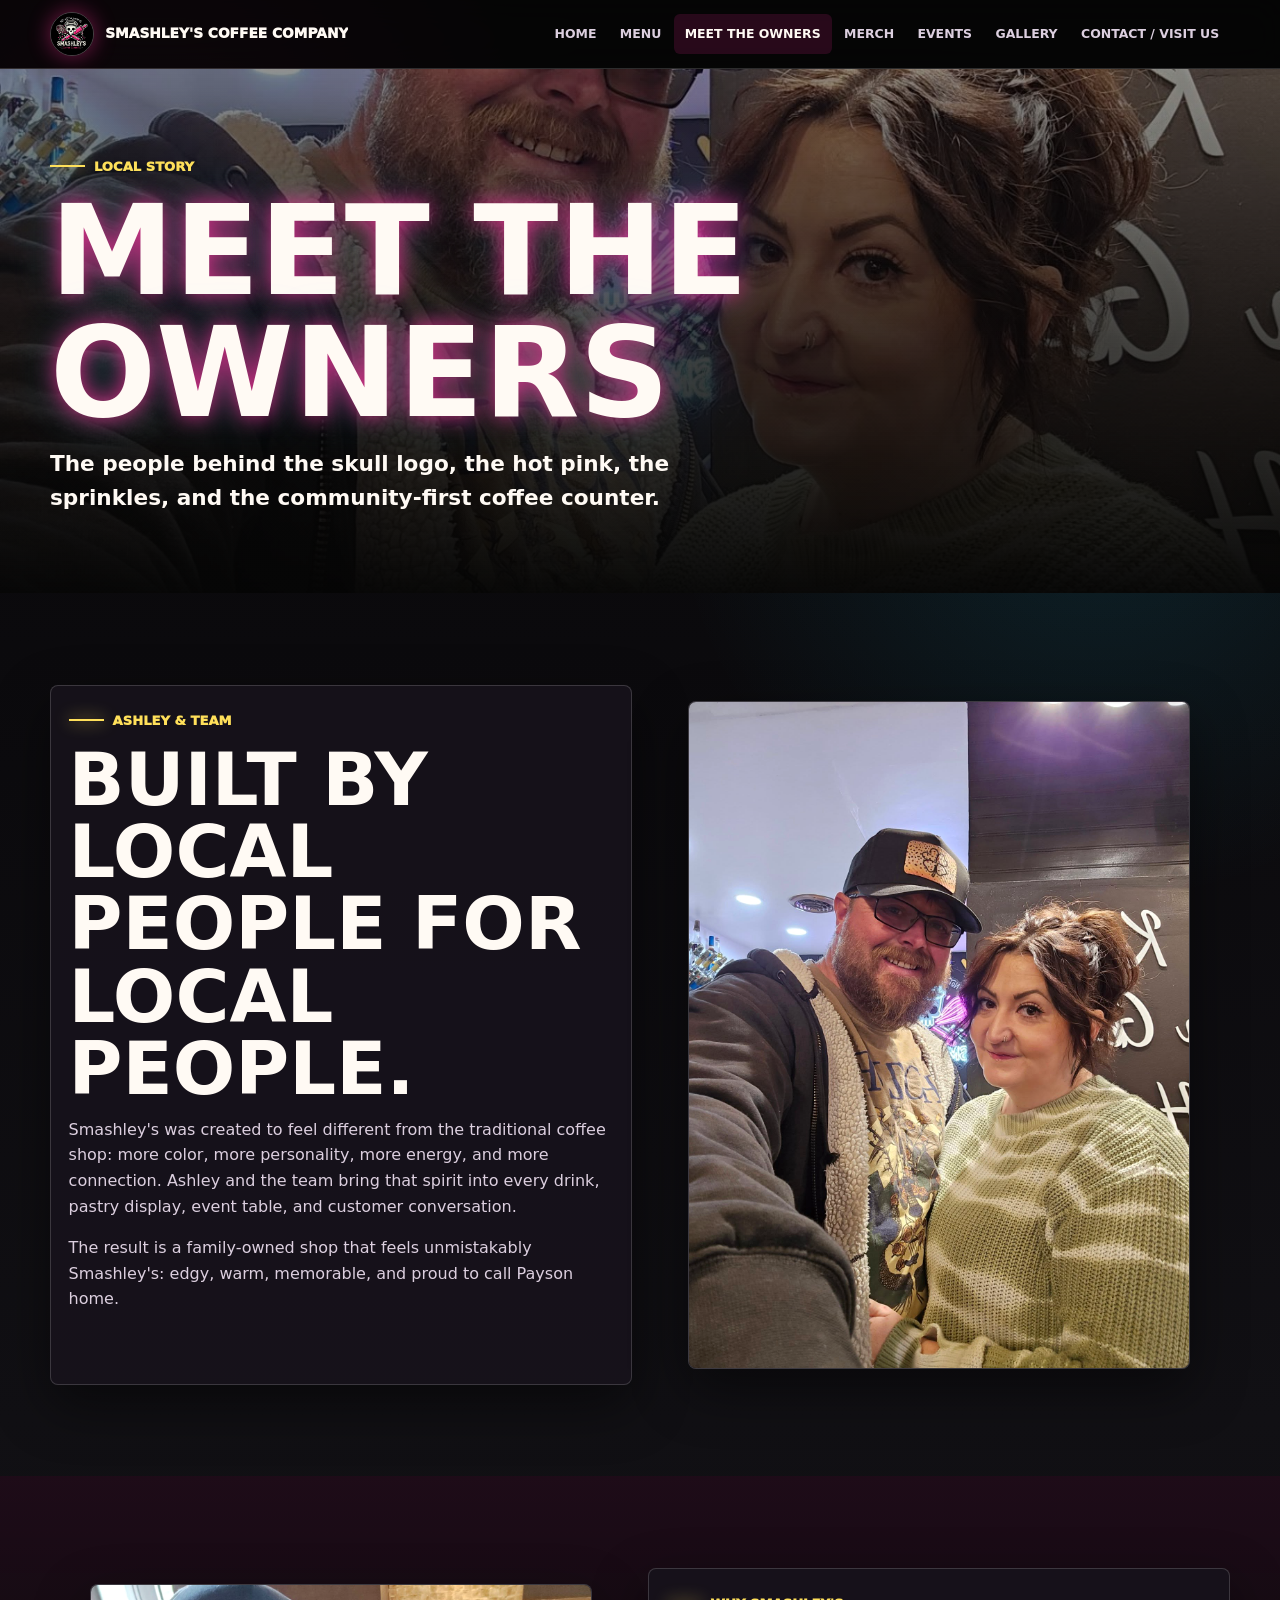
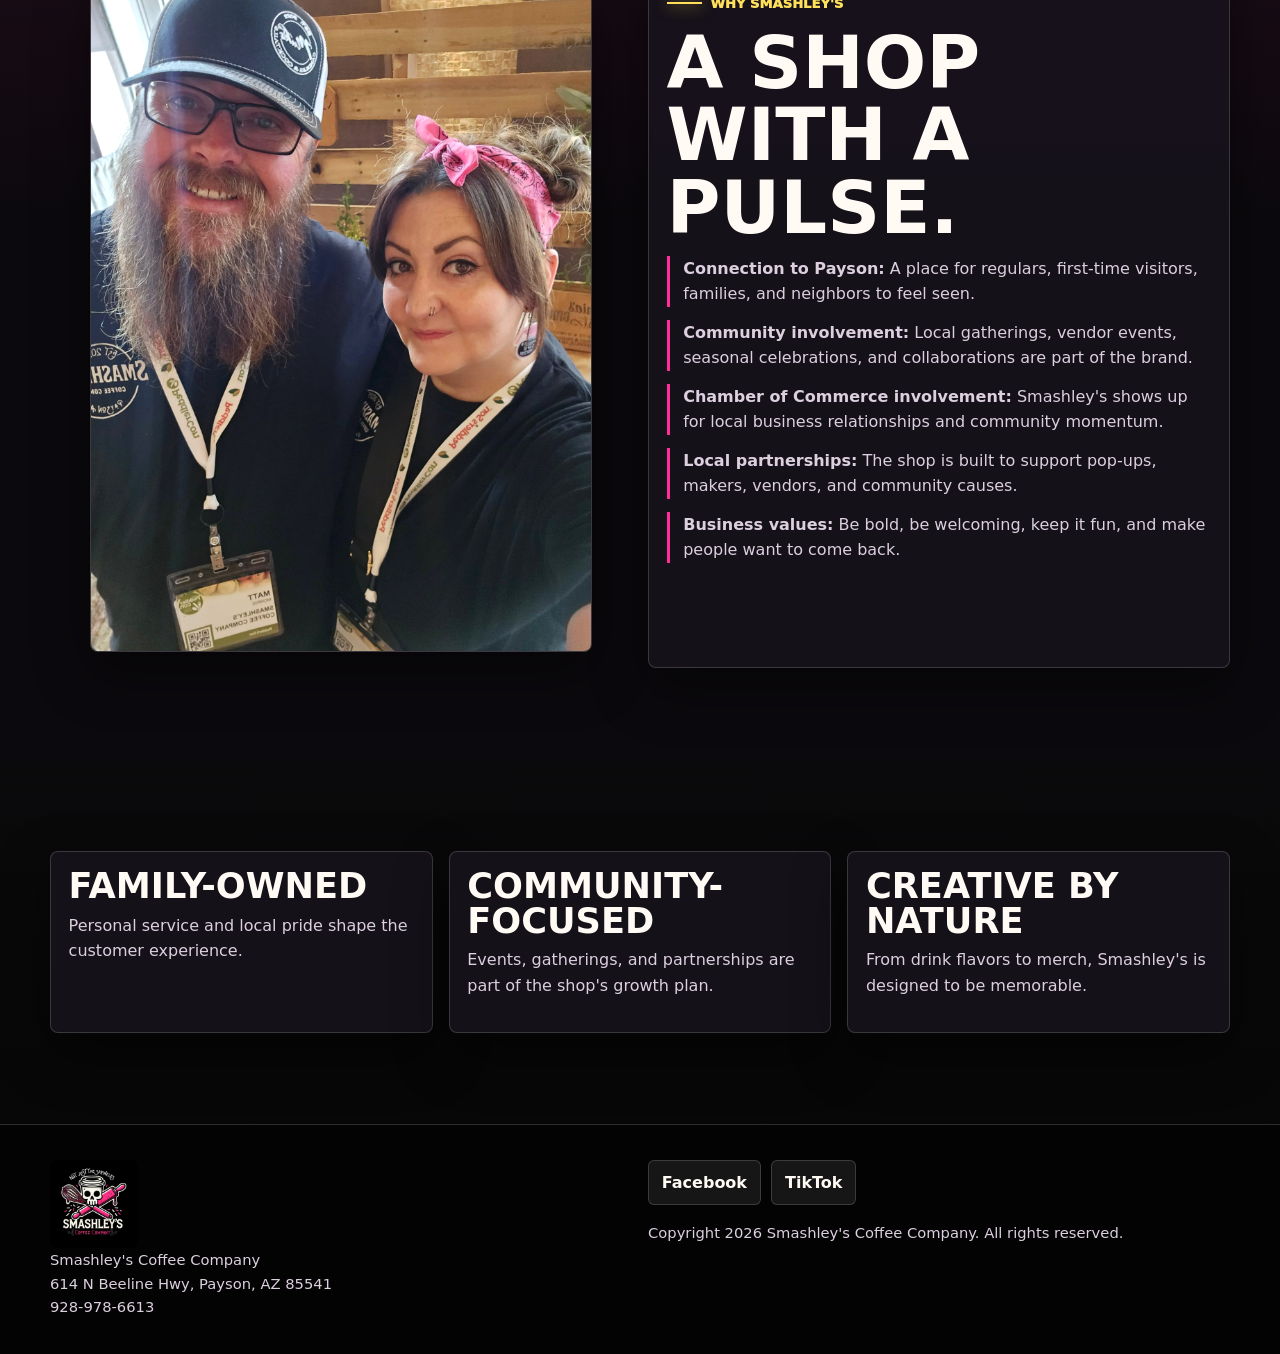
<file: files-mentioned-by-the-user-smashleys/outputs/owners.html>
<!doctype html>
<html lang="en">
<head>
  <meta charset="utf-8">
  <meta name="viewport" content="width=device-width, initial-scale=1">
  <meta name="description" content="Meet Ashley and the Smashley's Coffee Company team in Payson, Arizona.">
  <title>Meet The Owners | Smashley's Coffee Company</title>
  <link rel="stylesheet" href="assets/site.css">
</head>
<body>
  <a class="skip-link" href="#main">Skip to content</a>
  <header class="site-header"><div class="nav-wrap"><a class="brand-mark" href="index.html"><img src="assets/logo.jpg" alt="" width="44" height="44"><span>Smashley's Coffee Company</span></a><button class="nav-toggle" type="button" aria-label="Open navigation" aria-controls="site-nav" aria-expanded="false"><span></span></button><nav class="site-nav" id="site-nav"><a href="index.html">Home</a><a href="menu.html">Menu</a><a href="owners.html" aria-current="page">Meet The Owners</a><a href="merch.html">Merch</a><a href="events.html">Events</a><a href="gallery.html">Gallery</a><a href="contact.html">Contact / Visit Us</a></nav></div></header>
  <main id="main">
    <section class="hero compact hero-owners"><div class="hero-inner"><p class="eyebrow reveal">Local Story</p><h1 class="reveal">Meet The Owners</h1><p class="hero-copy reveal">The people behind the skull logo, the hot pink, the sprinkles, and the community-first coffee counter.</p></div></section>
    <section class="section">
      <div class="section-inner owners-grid">
        <div class="panel reveal">
          <p class="eyebrow">Ashley & Team</p>
          <h2>Built by local people for local people.</h2>
          <p>Smashley's was created to feel different from the traditional coffee shop: more color, more personality, more energy, and more connection. Ashley and the team bring that spirit into every drink, pastry display, event table, and customer conversation.</p>
          <p>The result is a family-owned shop that feels unmistakably Smashley's: edgy, warm, memorable, and proud to call Payson home.</p>
        </div>
        <figure class="image-frame reveal"><img src="assets/owners-one.jpg" alt="The owners of Smashley's Coffee Company smiling inside the shop" width="1179" height="1696" loading="lazy" decoding="async"></figure>
      </div>
    </section>
    <section class="section alt">
      <div class="section-inner split">
        <figure class="image-frame reveal"><img src="assets/owners-two.jpg" alt="The Smashley's Coffee Company owners in branded shirts and lanyards" width="1179" height="1696" loading="lazy" decoding="async"></figure>
        <div class="panel reveal">
          <p class="eyebrow">Why Smashley's</p>
          <h2>A shop with a pulse.</h2>
          <ul class="value-list">
            <li><strong>Connection to Payson:</strong> A place for regulars, first-time visitors, families, and neighbors to feel seen.</li>
            <li><strong>Community involvement:</strong> Local gatherings, vendor events, seasonal celebrations, and collaborations are part of the brand.</li>
            <li><strong>Chamber of Commerce involvement:</strong> Smashley's shows up for local business relationships and community momentum.</li>
            <li><strong>Local partnerships:</strong> The shop is built to support pop-ups, makers, vendors, and community causes.</li>
            <li><strong>Business values:</strong> Be bold, be welcoming, keep it fun, and make people want to come back.</li>
          </ul>
        </div>
      </div>
    </section>
    <section class="section">
      <div class="section-inner teaser-grid">
        <article class="card reveal"><h3>Family-Owned</h3><p>Personal service and local pride shape the customer experience.</p></article>
        <article class="card reveal"><h3>Community-Focused</h3><p>Events, gatherings, and partnerships are part of the shop's growth plan.</p></article>
        <article class="card reveal"><h3>Creative by Nature</h3><p>From drink flavors to merch, Smashley's is designed to be memorable.</p></article>
      </div>
    </section>
  </main>
  <footer class="site-footer"><div class="footer-inner"><div><img class="footer-logo" src="assets/logo.jpg" alt="Smashley's Coffee Company logo" width="1080" height="1080" loading="lazy" decoding="async"><p class="copyright">Smashley's Coffee Company<br>614 N Beeline Hwy, Payson, AZ 85541<br><a href="tel:+19289786613">928-978-6613</a></p></div><div><div class="socials"><a href="https://www.facebook.com/profile.php?id=61575154135159" target="_blank" rel="noopener">Facebook</a><a href="https://www.tiktok.com/@smashleyashley25" target="_blank" rel="noopener">TikTok</a></div><p class="copyright">Copyright <span id="year"></span> Smashley's Coffee Company. All rights reserved.</p></div></div></footer>
  <script src="assets/site.js"></script>
</body>
</html>
</file>
<file: outputs/assets/site.css>
:root {
  --black: #050505;
  --ink: #0d0b10;
  --panel: #17131b;
  --panel-2: #211824;
  --white: #fffaf4;
  --muted: #dccfdf;
  --pink: #ff2e9a;
  --pink-2: #ff78c6;
  --cyan: #21d7ff;
  --yellow: #ffe05a;
  --green: #74ef88;
  --line: rgba(255, 255, 255, 0.16);
  --shadow: 0 20px 55px rgba(0, 0, 0, 0.48);
  --max: 1180px;
}

* {
  box-sizing: border-box;
}

html {
  scroll-behavior: smooth;
  background: var(--black);
}

body {
  margin: 0;
  color: var(--white);
  background:
    radial-gradient(circle at 12% 6%, rgba(255, 46, 154, 0.18), transparent 25rem),
    radial-gradient(circle at 86% 16%, rgba(33, 215, 255, 0.12), transparent 27rem),
    linear-gradient(180deg, #060507 0%, #111014 48%, #050505 100%);
  font-family: Inter, ui-sans-serif, system-ui, -apple-system, BlinkMacSystemFont, "Segoe UI", Arial, sans-serif;
  line-height: 1.6;
  overflow-x: hidden;
}

img,
iframe {
  display: block;
  max-width: 100%;
}

img {
  height: auto;
}

a {
  color: inherit;
  text-decoration: none;
}

button,
input,
textarea,
select {
  font: inherit;
}

a:focus-visible,
button:focus-visible,
input:focus-visible,
textarea:focus-visible,
select:focus-visible {
  outline: 3px solid var(--yellow);
  outline-offset: 4px;
}

.skip-link {
  position: fixed;
  top: 0.75rem;
  left: 0.75rem;
  z-index: 100;
  transform: translateY(-140%);
  padding: 0.75rem 1rem;
  color: #080607;
  background: var(--yellow);
  border-radius: 6px;
  font-weight: 900;
  transition: transform 180ms ease;
}

.skip-link:focus {
  transform: translateY(0);
}

.site-header {
  position: sticky;
  top: 0;
  z-index: 50;
  background: rgba(5, 5, 5, 0.8);
  border-bottom: 1px solid var(--line);
  backdrop-filter: blur(16px);
}

.nav-wrap,
.section-inner,
.footer-inner {
  width: min(100% - 1.25rem, var(--max));
  margin-inline: auto;
}

.nav-wrap {
  min-height: 68px;
  display: flex;
  align-items: center;
  justify-content: space-between;
  gap: 1rem;
}

.brand-mark {
  display: inline-flex;
  align-items: center;
  gap: 0.7rem;
  min-width: 0;
  font-weight: 950;
  text-transform: uppercase;
}

.brand-mark img {
  width: 44px;
  height: 44px;
  object-fit: cover;
  border: 1px solid rgba(255, 255, 255, 0.24);
  border-radius: 50%;
  box-shadow: 0 0 22px rgba(255, 46, 154, 0.45);
}

.brand-mark span {
  max-width: 15ch;
  overflow: hidden;
  font-size: 0.86rem;
  line-height: 1.1;
}

.nav-toggle {
  width: 44px;
  height: 44px;
  display: inline-grid;
  place-items: center;
  gap: 5px;
  padding: 0;
  color: var(--white);
  background: transparent;
  border: 1px solid var(--line);
  border-radius: 6px;
  cursor: pointer;
}

.nav-toggle span,
.nav-toggle::before,
.nav-toggle::after {
  width: 20px;
  height: 2px;
  content: "";
  background: currentColor;
  border-radius: 999px;
  box-shadow: 0 0 12px var(--pink);
}

.site-nav {
  position: absolute;
  top: 68px;
  right: 0.625rem;
  left: 0.625rem;
  display: grid;
  gap: 0.2rem;
  padding: 0.75rem;
  background: rgba(12, 10, 15, 0.98);
  border: 1px solid var(--line);
  border-radius: 8px;
  box-shadow: var(--shadow);
  transform: translateY(-10px);
  opacity: 0;
  pointer-events: none;
  transition: opacity 180ms ease, transform 180ms ease;
}

.site-nav.is-open {
  transform: translateY(0);
  opacity: 1;
  pointer-events: auto;
}

.site-nav a {
  padding: 0.78rem 0.9rem;
  color: var(--muted);
  border-radius: 6px;
  font-size: 0.9rem;
  font-weight: 850;
  text-transform: uppercase;
}

.site-nav a:hover,
.site-nav a[aria-current="page"] {
  color: var(--white);
  background: rgba(255, 46, 154, 0.14);
}

main {
  overflow: hidden;
}

section {
  scroll-margin-top: 82px;
}

h1,
h2,
h3,
p {
  margin-top: 0;
}

h1,
h2,
h3 {
  line-height: 0.98;
  letter-spacing: 0;
  text-transform: uppercase;
}

h1 {
  max-width: 11ch;
  margin-bottom: 0.75rem;
  font-size: clamp(2.35rem, 10vw, 7.8rem);
  text-shadow: 0 0 22px rgba(255, 46, 154, 0.82), 0 0 48px rgba(33, 215, 255, 0.24);
}

h2 {
  margin-bottom: 0.75rem;
  font-size: clamp(1.65rem, 6vw, 4.6rem);
}

h3 {
  margin-bottom: 0.55rem;
  font-size: clamp(1.35rem, 4vw, 2.2rem);
}

p {
  color: var(--muted);
}

.eyebrow {
  display: inline-flex;
  align-items: center;
  gap: 0.55rem;
  margin: 0 0 0.85rem;
  color: var(--yellow);
  font-size: 0.82rem;
  font-weight: 950;
  text-transform: uppercase;
}

.eyebrow::before {
  width: 2.2rem;
  height: 2px;
  content: "";
  background: currentColor;
  box-shadow: 0 0 16px currentColor;
}

.neon {
  color: var(--pink-2);
  text-shadow: 0 0 18px rgba(255, 46, 154, 0.62);
}

.hero {
  min-height: 78svh;
  display: grid;
  align-items: end;
  padding: 4.75rem 0 3rem;
  background:
    linear-gradient(180deg, rgba(5, 5, 5, 0.44) 0%, rgba(5, 5, 5, 0.76) 54%, rgba(5, 5, 5, 0.98) 100%),
    var(--hero-image, url("drinks-friends.jpg")) var(--hero-position, center) / cover no-repeat;
  isolation: isolate;
}

.hero-home {
  --hero-image: url("drinks-friends.jpg");
}

.hero-menu {
  --hero-image: url("drinks-lineup.jpg");
}

.hero-owners {
  --hero-image: url("owner-hero.jpg");
  --hero-position: center 45%;
}

.hero-merch {
  --hero-image: url("tumblers.jpg");
}

.hero-events {
  --hero-image: url("birthday-bash.jpg");
}

.hero-gallery {
  --hero-image: url("drinks-top.jpg");
}

.hero-contact {
  --hero-image: url("patio-hero.jpg");
  --hero-position: center 56%;
}

.hero.compact {
  min-height: 46svh;
  padding: 3.8rem 0 2.45rem;
}

.hero-inner {
  width: min(100% - 1.25rem, var(--max));
  margin-inline: auto;
}

.hero-logo {
  width: min(42vw, 165px);
  margin-bottom: 1rem;
  border-radius: 8px;
  filter: drop-shadow(0 0 28px rgba(255, 46, 154, 0.7)) drop-shadow(0 0 18px rgba(33, 215, 255, 0.28));
}

.hero-copy {
  max-width: 720px;
  margin-bottom: 1.35rem;
  color: var(--white);
  font-size: clamp(1.05rem, 2vw, 1.35rem);
  font-weight: 720;
}

.button-row {
  display: flex;
  flex-wrap: wrap;
  gap: 0.75rem;
}

.btn {
  display: inline-flex;
  align-items: center;
  justify-content: center;
  min-height: 44px;
  padding: 0.68rem 0.9rem;
  color: var(--white);
  border: 2px solid transparent;
  border-radius: 6px;
  font-weight: 950;
  text-transform: uppercase;
  transition: transform 180ms ease, box-shadow 180ms ease, background 180ms ease;
}

.btn:hover {
  transform: translateY(-2px);
}

.btn-primary {
  color: #090609;
  background: var(--pink);
  box-shadow: 0 0 28px rgba(255, 46, 154, 0.48);
}

.btn-secondary {
  background: rgba(255, 255, 255, 0.08);
  border-color: var(--cyan);
  box-shadow: 0 0 24px rgba(33, 215, 255, 0.26);
}

.btn-small {
  min-height: 42px;
  padding: 0.62rem 0.8rem;
  font-size: 0.88rem;
}

.section {
  padding: 2.55rem 0;
}

.section.alt {
  background: linear-gradient(180deg, rgba(255, 46, 154, 0.08), transparent 22rem), #0b090d;
}

.section-head {
  display: grid;
  gap: 0.55rem;
  margin-bottom: 1.25rem;
}

.review-grid {
  display: grid;
  gap: 0.85rem;
}

.difference-grid {
  display: grid;
  gap: 0.85rem;
}

.difference-card {
  min-height: 100%;
  padding: 0.8rem 0.8rem 1rem;
  background: rgba(23, 19, 27, 0.94);
  border: 1px solid var(--line);
  border-radius: 8px;
  box-shadow: var(--shadow);
  overflow: hidden;
}

.difference-photo {
  margin: 0 0 0.95rem;
  overflow: hidden;
  border: 1px solid rgba(255, 46, 154, 0.58);
  border-radius: 8px;
  box-shadow: 0 0 24px rgba(255, 46, 154, 0.22);
  aspect-ratio: 16 / 10;
  background: rgba(255, 255, 255, 0.06);
}

.difference-photo img {
  width: 100%;
  height: 100%;
  object-fit: cover;
}

.difference-card h3 {
  font-size: 1.18rem;
}

.difference-card p {
  margin-bottom: 0;
}

.story-note {
  max-width: 920px;
}

.notice,
.helper-text {
  color: var(--muted);
  font-size: 0.92rem;
}

.notice {
  max-width: 780px;
  margin: 0 0 1rem;
  padding: 0.75rem 0.9rem;
  background: rgba(255, 255, 255, 0.06);
  border: 1px solid var(--line);
  border-left: 4px solid var(--pink);
  border-radius: 8px;
}

.helper-text {
  margin: 0.65rem 0 0;
}

.review-card {
  padding: 1.1rem;
  background: rgba(23, 19, 27, 0.94);
  border: 1px solid var(--line);
  border-radius: 8px;
  box-shadow: var(--shadow);
}

.stars {
  display: block;
  margin-bottom: 0.65rem;
  color: var(--yellow);
  font-size: 1.05rem;
  letter-spacing: 0;
  text-shadow: 0 0 14px rgba(255, 224, 90, 0.42);
}

.review-card blockquote {
  margin: 0;
  color: var(--white);
  font-size: 1.02rem;
  font-weight: 720;
}

.review-card cite {
  display: block;
  margin-top: 0.85rem;
  color: var(--pink-2);
  font-style: normal;
  font-weight: 900;
}

.section-head p {
  max-width: 770px;
  margin-bottom: 0;
  font-size: 1.05rem;
}

.split,
.teaser-grid,
.visit-grid,
.merch-panel,
.owners-grid,
.event-grid,
.footer-inner {
  display: grid;
  gap: 1rem;
}

.feature-grid,
.card-grid,
.menu-grid,
.gallery-grid,
.product-grid {
  display: grid;
  gap: 0.85rem;
}

.panel,
.card,
.menu-card,
.merch-card,
.visit-card,
.calendar-box,
.form-card {
  background: rgba(23, 19, 27, 0.94);
  border: 1px solid var(--line);
  border-radius: 8px;
  box-shadow: var(--shadow);
}

.panel,
.card,
.menu-card,
.merch-card,
.visit-card,
.calendar-box,
.form-card {
  padding: 1.1rem;
}

.image-frame,
.feature-card,
.gallery-item {
  position: relative;
  overflow: hidden;
  min-height: 260px;
  background: var(--panel);
  border: 1px solid var(--line);
  border-radius: 8px;
  box-shadow: var(--shadow);
}

.image-frame img,
.feature-card img,
.gallery-item img {
  width: 100%;
  height: 100%;
  min-height: inherit;
  object-fit: cover;
  filter: saturate(1.08) contrast(1.03);
  transition: transform 500ms ease;
}

.image-frame:hover img,
.feature-card:hover img,
.gallery-item:hover img {
  transform: scale(1.04);
}

.feature-card figcaption,
.gallery-item span {
  position: absolute;
  right: 0.75rem;
  bottom: 0.75rem;
  left: 0.75rem;
  padding: 0.65rem 0.75rem;
  color: var(--white);
  background: linear-gradient(90deg, rgba(8, 6, 9, 0.9), rgba(8, 6, 9, 0.58));
  border-left: 4px solid var(--pink);
  border-radius: 6px;
  font-weight: 950;
  text-transform: uppercase;
}

.tag-list,
.info-list,
.menu-list,
.value-list,
.event-list,
.product-meta {
  padding: 0;
  margin: 0;
  list-style: none;
}

.tag-list,
.product-meta {
  display: flex;
  flex-wrap: wrap;
  gap: 0.55rem;
  margin-top: 1rem;
}

.tag-list li,
.product-meta li {
  padding: 0.45rem 0.7rem;
  color: var(--white);
  background: rgba(255, 46, 154, 0.14);
  border: 1px solid rgba(255, 46, 154, 0.45);
  border-radius: 999px;
  font-size: 0.86rem;
  font-weight: 850;
}

.menu-list {
  display: grid;
  gap: 0.7rem;
}

.menu-list li {
  display: grid;
  gap: 0.18rem;
  padding-bottom: 0.7rem;
  border-bottom: 1px solid rgba(255, 255, 255, 0.1);
}

.menu-list li:last-child {
  padding-bottom: 0;
  border-bottom: 0;
}

.menu-list strong {
  color: var(--white);
  font-size: 1.02rem;
}

.menu-list span {
  color: var(--muted);
}

.menu-reference {
  overflow: hidden;
  padding: 0;
}

.menu-reference img {
  width: 100%;
  background: #f9ddea;
}

.value-list,
.event-list,
.info-list {
  display: grid;
  gap: 0.8rem;
}

.value-list li,
.event-list li {
  padding-left: 0.85rem;
  color: var(--muted);
  border-left: 3px solid var(--pink);
}

.info-list strong {
  display: block;
  color: var(--pink-2);
  text-transform: uppercase;
}

.info-list span,
.info-list a {
  color: var(--muted);
  font-weight: 720;
}

.merch-card {
  display: grid;
  gap: 0.85rem;
}

.merch-card .image-frame {
  min-height: 230px;
  box-shadow: none;
}

.product-actions {
  display: flex;
  flex-wrap: wrap;
  gap: 0.55rem;
}

.gallery-item {
  width: 100%;
  min-height: 230px;
  padding: 0;
  color: inherit;
  text-align: left;
  cursor: pointer;
}

.gallery-filter {
  display: flex;
  flex-wrap: wrap;
  gap: 0.55rem;
  margin-bottom: 1rem;
}

.gallery-filter button {
  min-height: 40px;
  padding: 0.45rem 0.75rem;
  color: var(--white);
  background: rgba(255, 255, 255, 0.08);
  border: 1px solid var(--line);
  border-radius: 999px;
  cursor: pointer;
  font-weight: 850;
}

.gallery-filter button.is-active {
  color: #080607;
  background: var(--pink);
  border-color: var(--pink);
}

.calendar-embed,
.map-embed {
  width: 100%;
  min-height: 360px;
  overflow: hidden;
  border: 1px solid var(--line);
  border-radius: 8px;
  background: #0f0c12;
}

.calendar-embed iframe,
.map-embed iframe {
  width: 100%;
  height: 100%;
  min-height: 360px;
  border: 0;
}

.calendar-note {
  min-height: 360px;
  display: grid;
  align-content: center;
  gap: 0.75rem;
  padding: 1.2rem;
  background:
    linear-gradient(135deg, rgba(255, 46, 154, 0.25), rgba(33, 215, 255, 0.16)),
    repeating-linear-gradient(45deg, rgba(255, 255, 255, 0.08) 0 1px, transparent 1px 28px),
    #121015;
}

.form-grid {
  display: grid;
  gap: 0.8rem;
}

label {
  display: grid;
  gap: 0.35rem;
  color: var(--white);
  font-weight: 850;
}

input,
textarea,
select {
  width: 100%;
  padding: 0.8rem;
  color: var(--white);
  background: rgba(255, 255, 255, 0.08);
  border: 1px solid var(--line);
  border-radius: 6px;
}

textarea {
  min-height: 130px;
  resize: vertical;
}

.form-note {
  min-height: 1.5rem;
  margin: 0.8rem 0 0;
  color: var(--green);
  font-weight: 800;
}

.site-footer {
  padding: 2.2rem 0;
  background: #030303;
  border-top: 1px solid var(--line);
}

.footer-logo {
  width: 88px;
  border-radius: 8px;
}

.socials {
  display: flex;
  flex-wrap: wrap;
  gap: 0.65rem;
  margin-bottom: 1rem;
}

.socials a {
  width: 48px;
  height: 48px;
  display: inline-grid;
  place-items: center;
  padding: 0;
  color: var(--white);
  background: rgba(255, 255, 255, 0.08);
  border: 1px solid rgba(255, 46, 154, 0.72);
  border-radius: 8px;
  box-shadow: 0 0 16px rgba(255, 46, 154, 0.22);
  transition: box-shadow 180ms ease, border-color 180ms ease, transform 180ms ease;
}

.socials svg {
  width: 22px;
  height: 22px;
  fill: currentColor;
}

.socials a:hover {
  border-color: var(--pink);
  box-shadow: 0 0 26px rgba(255, 46, 154, 0.45);
  transform: translateY(-1px);
}

.copyright {
  margin: 0;
  color: var(--muted);
  font-size: 0.92rem;
}

.reveal {
  transform: translateY(22px);
  opacity: 0;
  transition: opacity 700ms ease, transform 700ms ease;
}

.reveal.is-visible {
  transform: translateY(0);
  opacity: 1;
}

.lightbox {
  position: fixed;
  inset: 0;
  z-index: 90;
  display: none;
  place-items: center;
  padding: 1rem;
  background: rgba(0, 0, 0, 0.88);
}

.lightbox.is-open {
  display: grid;
}

.lightbox figure {
  width: min(100%, 980px);
  margin: 0;
}

.lightbox img {
  width: 100%;
  max-height: 82vh;
  object-fit: contain;
  border: 1px solid var(--line);
  border-radius: 8px;
  background: #000;
}

.lightbox figcaption {
  margin-top: 0.75rem;
  color: var(--white);
  font-weight: 850;
  text-align: center;
}

.lightbox button {
  position: fixed;
  top: 1rem;
  right: 1rem;
  width: 44px;
  height: 44px;
  color: var(--white);
  background: rgba(255, 255, 255, 0.1);
  border: 1px solid var(--line);
  border-radius: 6px;
  cursor: pointer;
  font-size: 1.5rem;
  line-height: 1;
}

@media (min-width: 640px) {
  .brand-mark span {
    max-width: none;
  }

  .feature-grid,
  .card-grid,
  .menu-grid,
  .product-grid,
  .gallery-grid,
  .review-grid,
  .difference-grid {
    grid-template-columns: repeat(2, minmax(0, 1fr));
  }
}

@media (min-width: 860px) {
  .nav-toggle {
    display: none;
  }

  .site-nav {
    position: static;
    display: flex;
    align-items: center;
    gap: 0.1rem;
    padding: 0;
    background: transparent;
    border: 0;
    border-radius: 0;
    box-shadow: none;
    transform: none;
    opacity: 1;
    pointer-events: auto;
  }

  .site-nav a {
    padding: 0.65rem 0.48rem;
    font-size: 0.74rem;
  }

  .hero {
    min-height: 86svh;
    padding: 6rem 0 4rem;
  }

  .hero.compact {
    min-height: 52svh;
    padding: 5rem 0 3.5rem;
  }

  .hero-logo {
    width: min(76vw, 315px);
  }

  .btn {
    min-height: 48px;
    padding: 0.8rem 1.05rem;
  }

  .split,
  .visit-grid,
  .merch-panel,
  .owners-grid,
  .event-grid,
  .footer-inner {
    grid-template-columns: repeat(2, minmax(0, 1fr));
  }

  .teaser-grid {
    grid-template-columns: repeat(3, minmax(0, 1fr));
  }

  .review-grid {
    grid-template-columns: repeat(3, minmax(0, 1fr));
  }

  .difference-grid {
    grid-template-columns: repeat(3, minmax(0, 1fr));
  }

  .feature-grid {
    grid-template-columns: 1.15fr 0.85fr 1fr;
  }

  .feature-card:nth-child(1) {
    min-height: 430px;
    grid-row: span 2;
  }

  .feature-card:nth-child(4) {
    grid-column: span 2;
  }

  .menu-grid,
  .product-grid {
    grid-template-columns: repeat(3, minmax(0, 1fr));
  }

  .gallery-grid {
    grid-template-columns: repeat(4, minmax(0, 1fr));
  }

  .gallery-item:nth-child(1),
  .gallery-item:nth-child(8) {
    grid-column: span 2;
    grid-row: span 2;
  }
}

@media (min-width: 1120px) {
  .site-nav a {
    padding-inline: 0.68rem;
    font-size: 0.78rem;
  }

  .section {
    padding: 5.7rem 0;
  }
}

@media (prefers-reduced-motion: reduce) {
  *,
  *::before,
  *::after {
    scroll-behavior: auto !important;
    transition-duration: 0.01ms !important;
    animation-duration: 0.01ms !important;
  }

  .reveal {
    transform: none;
    opacity: 1;
  }
}
</file>
<file: files-mentioned-by-the-user-smashleys/outputs/assets/site.css>
:root {
  --black: #050505;
  --ink: #0d0b10;
  --panel: #17131b;
  --panel-2: #211824;
  --white: #fffaf4;
  --muted: #dccfdf;
  --pink: #ff2e9a;
  --pink-2: #ff78c6;
  --cyan: #21d7ff;
  --yellow: #ffe05a;
  --green: #74ef88;
  --line: rgba(255, 255, 255, 0.16);
  --shadow: 0 20px 55px rgba(0, 0, 0, 0.48);
  --max: 1180px;
}

* {
  box-sizing: border-box;
}

html {
  scroll-behavior: smooth;
  background: var(--black);
}

body {
  margin: 0;
  color: var(--white);
  background:
    radial-gradient(circle at 12% 6%, rgba(255, 46, 154, 0.18), transparent 25rem),
    radial-gradient(circle at 86% 16%, rgba(33, 215, 255, 0.12), transparent 27rem),
    linear-gradient(180deg, #060507 0%, #111014 48%, #050505 100%);
  font-family: Inter, ui-sans-serif, system-ui, -apple-system, BlinkMacSystemFont, "Segoe UI", Arial, sans-serif;
  line-height: 1.6;
  overflow-x: hidden;
}

img,
iframe {
  display: block;
  max-width: 100%;
}

img {
  height: auto;
}

a {
  color: inherit;
  text-decoration: none;
}

button,
input,
textarea,
select {
  font: inherit;
}

a:focus-visible,
button:focus-visible,
input:focus-visible,
textarea:focus-visible,
select:focus-visible {
  outline: 3px solid var(--yellow);
  outline-offset: 4px;
}

.skip-link {
  position: fixed;
  top: 0.75rem;
  left: 0.75rem;
  z-index: 100;
  transform: translateY(-140%);
  padding: 0.75rem 1rem;
  color: #080607;
  background: var(--yellow);
  border-radius: 6px;
  font-weight: 900;
  transition: transform 180ms ease;
}

.skip-link:focus {
  transform: translateY(0);
}

.site-header {
  position: sticky;
  top: 0;
  z-index: 50;
  background: rgba(5, 5, 5, 0.8);
  border-bottom: 1px solid var(--line);
  backdrop-filter: blur(16px);
}

.nav-wrap,
.section-inner,
.footer-inner {
  width: min(100% - 1.25rem, var(--max));
  margin-inline: auto;
}

.nav-wrap {
  min-height: 68px;
  display: flex;
  align-items: center;
  justify-content: space-between;
  gap: 1rem;
}

.brand-mark {
  display: inline-flex;
  align-items: center;
  gap: 0.7rem;
  min-width: 0;
  font-weight: 950;
  text-transform: uppercase;
}

.brand-mark img {
  width: 44px;
  height: 44px;
  object-fit: cover;
  border: 1px solid rgba(255, 255, 255, 0.24);
  border-radius: 50%;
  box-shadow: 0 0 22px rgba(255, 46, 154, 0.45);
}

.brand-mark span {
  max-width: 15ch;
  overflow: hidden;
  font-size: 0.86rem;
  line-height: 1.1;
}

.nav-toggle {
  width: 44px;
  height: 44px;
  display: inline-grid;
  place-items: center;
  gap: 5px;
  padding: 0;
  color: var(--white);
  background: transparent;
  border: 1px solid var(--line);
  border-radius: 6px;
  cursor: pointer;
}

.nav-toggle span,
.nav-toggle::before,
.nav-toggle::after {
  width: 20px;
  height: 2px;
  content: "";
  background: currentColor;
  border-radius: 999px;
  box-shadow: 0 0 12px var(--pink);
}

.site-nav {
  position: absolute;
  top: 68px;
  right: 0.625rem;
  left: 0.625rem;
  display: grid;
  gap: 0.2rem;
  padding: 0.75rem;
  background: rgba(12, 10, 15, 0.98);
  border: 1px solid var(--line);
  border-radius: 8px;
  box-shadow: var(--shadow);
  transform: translateY(-10px);
  opacity: 0;
  pointer-events: none;
  transition: opacity 180ms ease, transform 180ms ease;
}

.site-nav.is-open {
  transform: translateY(0);
  opacity: 1;
  pointer-events: auto;
}

.site-nav a {
  padding: 0.78rem 0.9rem;
  color: var(--muted);
  border-radius: 6px;
  font-size: 0.9rem;
  font-weight: 850;
  text-transform: uppercase;
}

.site-nav a:hover,
.site-nav a[aria-current="page"] {
  color: var(--white);
  background: rgba(255, 46, 154, 0.14);
}

main {
  overflow: hidden;
}

section {
  scroll-margin-top: 82px;
}

h1,
h2,
h3,
p {
  margin-top: 0;
}

h1,
h2,
h3 {
  line-height: 0.98;
  letter-spacing: 0;
  text-transform: uppercase;
}

h1 {
  max-width: 11ch;
  margin-bottom: 0.75rem;
  font-size: clamp(2.35rem, 10vw, 7.8rem);
  text-shadow: 0 0 22px rgba(255, 46, 154, 0.82), 0 0 48px rgba(33, 215, 255, 0.24);
}

h2 {
  margin-bottom: 0.75rem;
  font-size: clamp(1.65rem, 6vw, 4.6rem);
}

h3 {
  margin-bottom: 0.55rem;
  font-size: clamp(1.35rem, 4vw, 2.2rem);
}

p {
  color: var(--muted);
}

.eyebrow {
  display: inline-flex;
  align-items: center;
  gap: 0.55rem;
  margin: 0 0 0.85rem;
  color: var(--yellow);
  font-size: 0.82rem;
  font-weight: 950;
  text-transform: uppercase;
}

.eyebrow::before {
  width: 2.2rem;
  height: 2px;
  content: "";
  background: currentColor;
  box-shadow: 0 0 16px currentColor;
}

.neon {
  color: var(--pink-2);
  text-shadow: 0 0 18px rgba(255, 46, 154, 0.62);
}

.hero {
  min-height: 78svh;
  display: grid;
  align-items: end;
  padding: 4.75rem 0 3rem;
  background:
    linear-gradient(180deg, rgba(5, 5, 5, 0.44) 0%, rgba(5, 5, 5, 0.76) 54%, rgba(5, 5, 5, 0.98) 100%),
    var(--hero-image, url("drinks-friends.jpg")) center / cover no-repeat;
  isolation: isolate;
}

.hero-home {
  --hero-image: url("drinks-friends.jpg");
}

.hero-menu {
  --hero-image: url("drinks-lineup.jpg");
}

.hero-owners {
  --hero-image: url("owners-one.jpg");
}

.hero-merch {
  --hero-image: url("tumblers.jpg");
}

.hero-events {
  --hero-image: url("birthday-bash.jpg");
}

.hero-gallery {
  --hero-image: url("drinks-top.jpg");
}

.hero-contact {
  --hero-image: url("patio.jpg");
}

.hero.compact {
  min-height: 46svh;
  padding: 3.8rem 0 2.45rem;
}

.hero-inner {
  width: min(100% - 1.25rem, var(--max));
  margin-inline: auto;
}

.hero-logo {
  width: min(42vw, 165px);
  margin-bottom: 1rem;
  border-radius: 8px;
  filter: drop-shadow(0 0 28px rgba(255, 46, 154, 0.7)) drop-shadow(0 0 18px rgba(33, 215, 255, 0.28));
}

.hero-copy {
  max-width: 720px;
  margin-bottom: 1.35rem;
  color: var(--white);
  font-size: clamp(1.05rem, 2vw, 1.35rem);
  font-weight: 720;
}

.button-row {
  display: flex;
  flex-wrap: wrap;
  gap: 0.75rem;
}

.btn {
  display: inline-flex;
  align-items: center;
  justify-content: center;
  min-height: 44px;
  padding: 0.68rem 0.9rem;
  color: var(--white);
  border: 2px solid transparent;
  border-radius: 6px;
  font-weight: 950;
  text-transform: uppercase;
  transition: transform 180ms ease, box-shadow 180ms ease, background 180ms ease;
}

.btn:hover {
  transform: translateY(-2px);
}

.btn-primary {
  color: #090609;
  background: var(--pink);
  box-shadow: 0 0 28px rgba(255, 46, 154, 0.48);
}

.btn-secondary {
  background: rgba(255, 255, 255, 0.08);
  border-color: var(--cyan);
  box-shadow: 0 0 24px rgba(33, 215, 255, 0.26);
}

.btn-small {
  min-height: 42px;
  padding: 0.62rem 0.8rem;
  font-size: 0.88rem;
}

.section {
  padding: 2.55rem 0;
}

.section.alt {
  background: linear-gradient(180deg, rgba(255, 46, 154, 0.08), transparent 22rem), #0b090d;
}

.section-head {
  display: grid;
  gap: 0.55rem;
  margin-bottom: 1.25rem;
}

.review-grid {
  display: grid;
  gap: 0.85rem;
}

.difference-grid {
  display: grid;
  gap: 0.85rem;
}

.difference-card {
  min-height: 100%;
  padding: 1.05rem;
  background: rgba(23, 19, 27, 0.94);
  border: 1px solid var(--line);
  border-radius: 8px;
  box-shadow: var(--shadow);
}

.difference-icon {
  display: inline-grid;
  place-items: center;
  width: 46px;
  height: 46px;
  margin-bottom: 0.85rem;
  color: #080607;
  background: var(--pink);
  border-radius: 8px;
  box-shadow: 0 0 22px rgba(255, 46, 154, 0.38);
  font-size: 1.35rem;
}

.difference-card h3 {
  font-size: 1.18rem;
}

.notice,
.helper-text {
  color: var(--muted);
  font-size: 0.92rem;
}

.notice {
  max-width: 780px;
  margin: 0 0 1rem;
  padding: 0.75rem 0.9rem;
  background: rgba(255, 255, 255, 0.06);
  border: 1px solid var(--line);
  border-left: 4px solid var(--pink);
  border-radius: 8px;
}

.helper-text {
  margin: 0.65rem 0 0;
}

.review-card {
  padding: 1.1rem;
  background: rgba(23, 19, 27, 0.94);
  border: 1px solid var(--line);
  border-radius: 8px;
  box-shadow: var(--shadow);
}

.stars {
  display: block;
  margin-bottom: 0.65rem;
  color: var(--yellow);
  font-size: 1.05rem;
  letter-spacing: 0;
  text-shadow: 0 0 14px rgba(255, 224, 90, 0.42);
}

.review-card blockquote {
  margin: 0;
  color: var(--white);
  font-size: 1.02rem;
  font-weight: 720;
}

.review-card cite {
  display: block;
  margin-top: 0.85rem;
  color: var(--pink-2);
  font-style: normal;
  font-weight: 900;
}

.section-head p {
  max-width: 770px;
  margin-bottom: 0;
  font-size: 1.05rem;
}

.split,
.teaser-grid,
.visit-grid,
.merch-panel,
.owners-grid,
.event-grid,
.footer-inner {
  display: grid;
  gap: 1rem;
}

.feature-grid,
.card-grid,
.menu-grid,
.gallery-grid,
.product-grid {
  display: grid;
  gap: 0.85rem;
}

.panel,
.card,
.menu-card,
.merch-card,
.visit-card,
.calendar-box,
.form-card {
  background: rgba(23, 19, 27, 0.94);
  border: 1px solid var(--line);
  border-radius: 8px;
  box-shadow: var(--shadow);
}

.panel,
.card,
.menu-card,
.merch-card,
.visit-card,
.calendar-box,
.form-card {
  padding: 1.1rem;
}

.image-frame,
.feature-card,
.gallery-item {
  position: relative;
  overflow: hidden;
  min-height: 260px;
  background: var(--panel);
  border: 1px solid var(--line);
  border-radius: 8px;
  box-shadow: var(--shadow);
}

.image-frame img,
.feature-card img,
.gallery-item img {
  width: 100%;
  height: 100%;
  min-height: inherit;
  object-fit: cover;
  filter: saturate(1.08) contrast(1.03);
  transition: transform 500ms ease;
}

.image-frame:hover img,
.feature-card:hover img,
.gallery-item:hover img {
  transform: scale(1.04);
}

.feature-card figcaption,
.gallery-item span {
  position: absolute;
  right: 0.75rem;
  bottom: 0.75rem;
  left: 0.75rem;
  padding: 0.65rem 0.75rem;
  color: var(--white);
  background: linear-gradient(90deg, rgba(8, 6, 9, 0.9), rgba(8, 6, 9, 0.58));
  border-left: 4px solid var(--pink);
  border-radius: 6px;
  font-weight: 950;
  text-transform: uppercase;
}

.tag-list,
.info-list,
.menu-list,
.value-list,
.event-list,
.product-meta {
  padding: 0;
  margin: 0;
  list-style: none;
}

.tag-list,
.product-meta {
  display: flex;
  flex-wrap: wrap;
  gap: 0.55rem;
  margin-top: 1rem;
}

.tag-list li,
.product-meta li {
  padding: 0.45rem 0.7rem;
  color: var(--white);
  background: rgba(255, 46, 154, 0.14);
  border: 1px solid rgba(255, 46, 154, 0.45);
  border-radius: 999px;
  font-size: 0.86rem;
  font-weight: 850;
}

.menu-list {
  display: grid;
  gap: 0.7rem;
}

.menu-list li {
  display: grid;
  gap: 0.18rem;
  padding-bottom: 0.7rem;
  border-bottom: 1px solid rgba(255, 255, 255, 0.1);
}

.menu-list li:last-child {
  padding-bottom: 0;
  border-bottom: 0;
}

.menu-list strong {
  color: var(--white);
  font-size: 1.02rem;
}

.menu-list span {
  color: var(--muted);
}

.menu-reference {
  overflow: hidden;
  padding: 0;
}

.menu-reference img {
  width: 100%;
  background: #f9ddea;
}

.value-list,
.event-list,
.info-list {
  display: grid;
  gap: 0.8rem;
}

.value-list li,
.event-list li {
  padding-left: 0.85rem;
  color: var(--muted);
  border-left: 3px solid var(--pink);
}

.info-list strong {
  display: block;
  color: var(--pink-2);
  text-transform: uppercase;
}

.info-list span,
.info-list a {
  color: var(--muted);
  font-weight: 720;
}

.merch-card {
  display: grid;
  gap: 0.85rem;
}

.merch-card .image-frame {
  min-height: 230px;
  box-shadow: none;
}

.product-actions {
  display: flex;
  flex-wrap: wrap;
  gap: 0.55rem;
}

.gallery-item {
  width: 100%;
  min-height: 230px;
  padding: 0;
  color: inherit;
  text-align: left;
  cursor: pointer;
}

.gallery-filter {
  display: flex;
  flex-wrap: wrap;
  gap: 0.55rem;
  margin-bottom: 1rem;
}

.gallery-filter button {
  min-height: 40px;
  padding: 0.45rem 0.75rem;
  color: var(--white);
  background: rgba(255, 255, 255, 0.08);
  border: 1px solid var(--line);
  border-radius: 999px;
  cursor: pointer;
  font-weight: 850;
}

.gallery-filter button.is-active {
  color: #080607;
  background: var(--pink);
  border-color: var(--pink);
}

.calendar-embed,
.map-embed {
  width: 100%;
  min-height: 360px;
  overflow: hidden;
  border: 1px solid var(--line);
  border-radius: 8px;
  background: #0f0c12;
}

.calendar-embed iframe,
.map-embed iframe {
  width: 100%;
  height: 100%;
  min-height: 360px;
  border: 0;
}

.calendar-note {
  min-height: 360px;
  display: grid;
  align-content: center;
  gap: 0.75rem;
  padding: 1.2rem;
  background:
    linear-gradient(135deg, rgba(255, 46, 154, 0.25), rgba(33, 215, 255, 0.16)),
    repeating-linear-gradient(45deg, rgba(255, 255, 255, 0.08) 0 1px, transparent 1px 28px),
    #121015;
}

.form-grid {
  display: grid;
  gap: 0.8rem;
}

label {
  display: grid;
  gap: 0.35rem;
  color: var(--white);
  font-weight: 850;
}

input,
textarea,
select {
  width: 100%;
  padding: 0.8rem;
  color: var(--white);
  background: rgba(255, 255, 255, 0.08);
  border: 1px solid var(--line);
  border-radius: 6px;
}

textarea {
  min-height: 130px;
  resize: vertical;
}

.form-note {
  min-height: 1.5rem;
  margin: 0.8rem 0 0;
  color: var(--green);
  font-weight: 800;
}

.site-footer {
  padding: 2.2rem 0;
  background: #030303;
  border-top: 1px solid var(--line);
}

.footer-logo {
  width: 88px;
  border-radius: 8px;
}

.socials {
  display: flex;
  flex-wrap: wrap;
  gap: 0.65rem;
  margin-bottom: 1rem;
}

.socials a {
  padding: 0.55rem 0.8rem;
  color: var(--white);
  background: rgba(255, 255, 255, 0.08);
  border: 1px solid var(--line);
  border-radius: 6px;
  font-weight: 900;
}

.socials a:hover {
  border-color: var(--pink);
  box-shadow: 0 0 18px rgba(255, 46, 154, 0.22);
}

.copyright {
  margin: 0;
  color: var(--muted);
  font-size: 0.92rem;
}

.reveal {
  transform: translateY(22px);
  opacity: 0;
  transition: opacity 700ms ease, transform 700ms ease;
}

.reveal.is-visible {
  transform: translateY(0);
  opacity: 1;
}

.lightbox {
  position: fixed;
  inset: 0;
  z-index: 90;
  display: none;
  place-items: center;
  padding: 1rem;
  background: rgba(0, 0, 0, 0.88);
}

.lightbox.is-open {
  display: grid;
}

.lightbox figure {
  width: min(100%, 980px);
  margin: 0;
}

.lightbox img {
  width: 100%;
  max-height: 82vh;
  object-fit: contain;
  border: 1px solid var(--line);
  border-radius: 8px;
  background: #000;
}

.lightbox figcaption {
  margin-top: 0.75rem;
  color: var(--white);
  font-weight: 850;
  text-align: center;
}

.lightbox button {
  position: fixed;
  top: 1rem;
  right: 1rem;
  width: 44px;
  height: 44px;
  color: var(--white);
  background: rgba(255, 255, 255, 0.1);
  border: 1px solid var(--line);
  border-radius: 6px;
  cursor: pointer;
  font-size: 1.5rem;
  line-height: 1;
}

@media (min-width: 640px) {
  .brand-mark span {
    max-width: none;
  }

  .feature-grid,
  .card-grid,
  .menu-grid,
  .product-grid,
  .gallery-grid,
  .review-grid,
  .difference-grid {
    grid-template-columns: repeat(2, minmax(0, 1fr));
  }
}

@media (min-width: 860px) {
  .nav-toggle {
    display: none;
  }

  .site-nav {
    position: static;
    display: flex;
    align-items: center;
    gap: 0.1rem;
    padding: 0;
    background: transparent;
    border: 0;
    border-radius: 0;
    box-shadow: none;
    transform: none;
    opacity: 1;
    pointer-events: auto;
  }

  .site-nav a {
    padding: 0.65rem 0.48rem;
    font-size: 0.74rem;
  }

  .hero {
    min-height: 86svh;
    padding: 6rem 0 4rem;
  }

  .hero.compact {
    min-height: 52svh;
    padding: 5rem 0 3.5rem;
  }

  .hero-logo {
    width: min(76vw, 315px);
  }

  .btn {
    min-height: 48px;
    padding: 0.8rem 1.05rem;
  }

  .split,
  .visit-grid,
  .merch-panel,
  .owners-grid,
  .event-grid,
  .footer-inner {
    grid-template-columns: repeat(2, minmax(0, 1fr));
  }

  .teaser-grid {
    grid-template-columns: repeat(3, minmax(0, 1fr));
  }

  .review-grid {
    grid-template-columns: repeat(3, minmax(0, 1fr));
  }

  .difference-grid {
    grid-template-columns: repeat(3, minmax(0, 1fr));
  }

  .feature-grid {
    grid-template-columns: 1.15fr 0.85fr 1fr;
  }

  .feature-card:nth-child(1) {
    min-height: 430px;
    grid-row: span 2;
  }

  .feature-card:nth-child(4) {
    grid-column: span 2;
  }

  .menu-grid,
  .product-grid {
    grid-template-columns: repeat(3, minmax(0, 1fr));
  }

  .gallery-grid {
    grid-template-columns: repeat(4, minmax(0, 1fr));
  }

  .gallery-item:nth-child(1),
  .gallery-item:nth-child(8) {
    grid-column: span 2;
    grid-row: span 2;
  }
}

@media (min-width: 1120px) {
  .site-nav a {
    padding-inline: 0.68rem;
    font-size: 0.78rem;
  }

  .section {
    padding: 5.7rem 0;
  }
}

@media (prefers-reduced-motion: reduce) {
  *,
  *::before,
  *::after {
    scroll-behavior: auto !important;
    transition-duration: 0.01ms !important;
    animation-duration: 0.01ms !important;
  }

  .reveal {
    transform: none;
    opacity: 1;
  }
}
</file>
